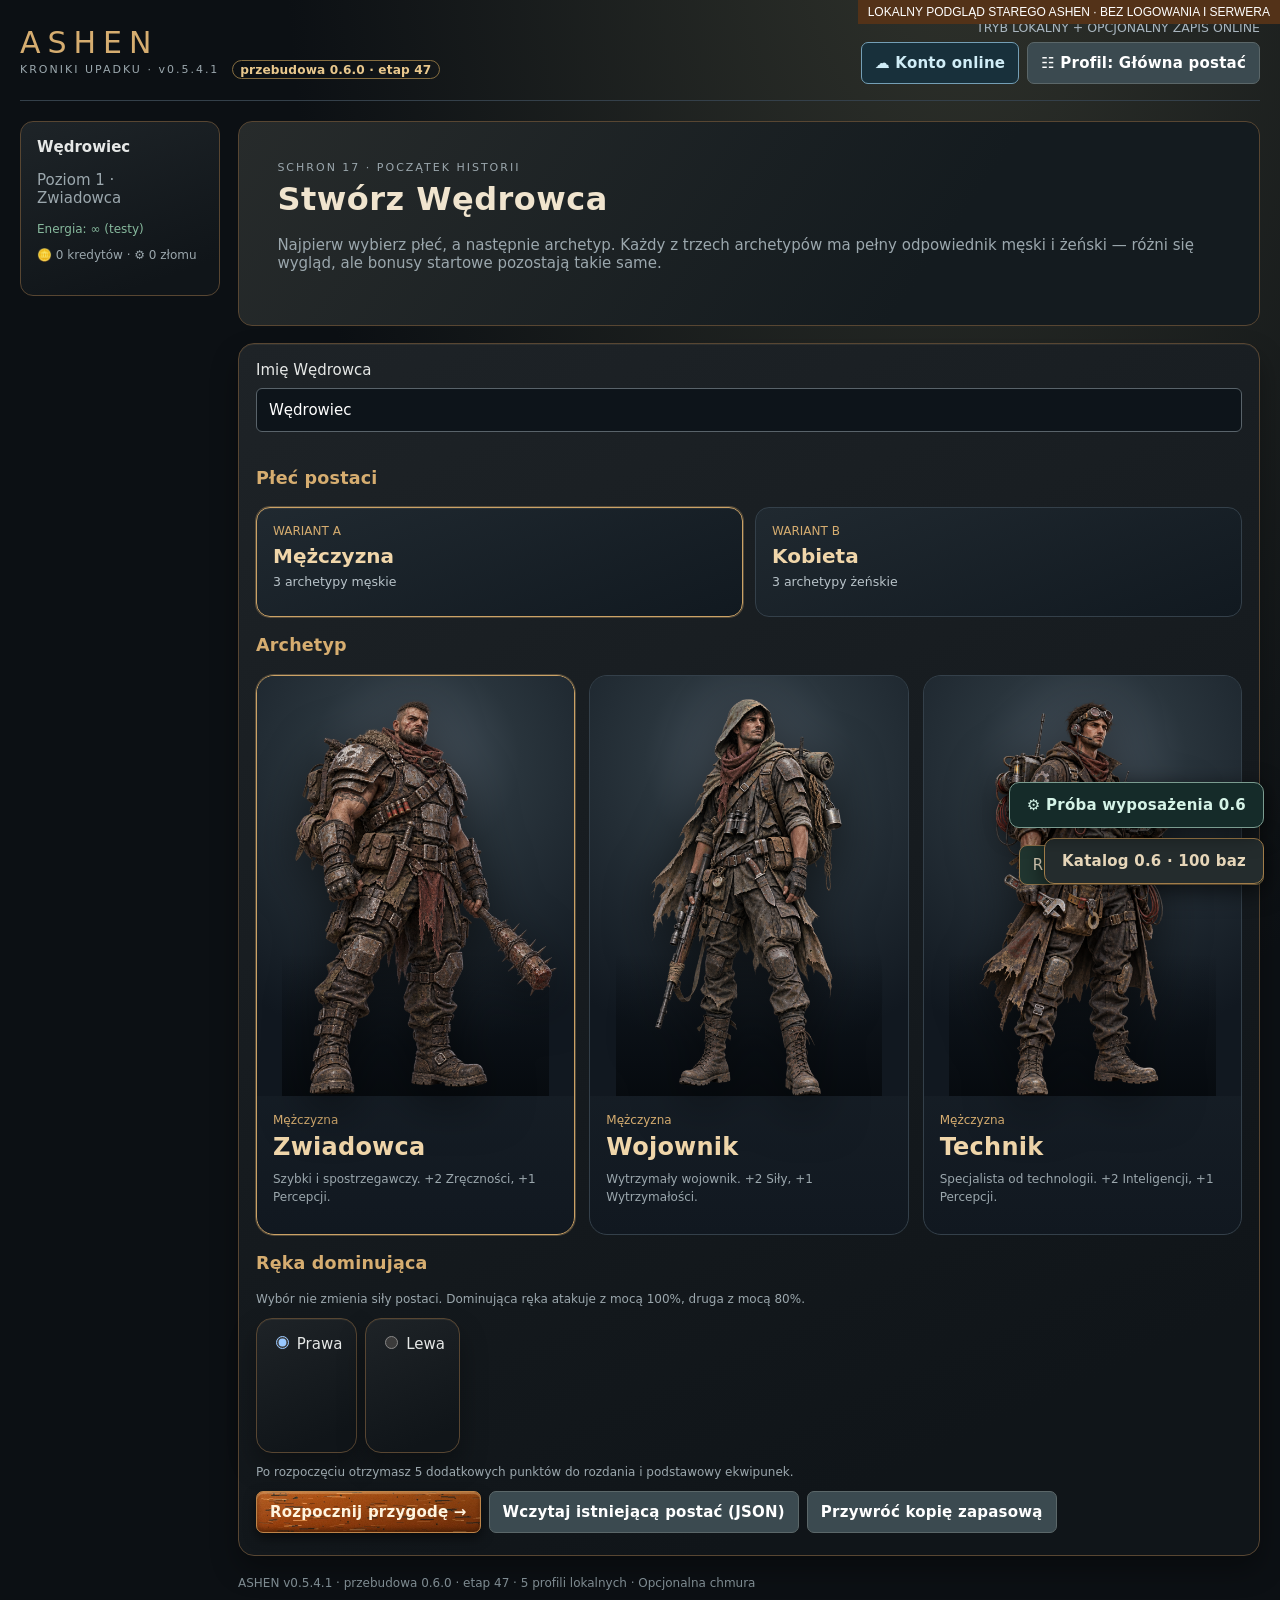
<file: legacy-preview/index.html>
<!doctype html><html lang="pl"><head><meta charset="utf-8"><meta http-equiv="Cache-Control" content="no-cache, no-store, must-revalidate"><meta name="viewport" content="width=device-width,initial-scale=1"><title>ASHEN — Kroniki Upadku v0.5.4.1 · przebudowa 0.6.0, etap 47</title><link rel="stylesheet" href="./css/style.css?v=060-e47"><link rel="stylesheet" href="./css/laboratory.css?v=060-e47"><meta http-equiv="Content-Security-Policy" content="default-src 'self' data: blob:; connect-src 'none'; img-src 'self' data: blob:; style-src 'self' 'unsafe-inline'; script-src 'self' 'unsafe-inline'; font-src 'self' data:;"><style>body:before{content:"LOKALNY PODGLĄD STAREGO ASHEN · BEZ LOGOWANIA I SERWERA";position:fixed;top:0;right:0;z-index:999999;padding:5px 10px;background:#533218;color:#fff;font:12px Arial;pointer-events:none}</style></head><body><div id="app"></div><script src="./js/ashen-build.js?v=060-e47" defer></script><script src="./js/ashen-060-bonuses.js?v=060-e47" defer></script><script src="./data/ashen-060-katalog.js?v=060-e47" defer></script><script src="./js/ashen-060-equipment-preview.js?v=060-e47" defer></script><script src="./js/ashen-060-quality.js?v=060-e47" defer></script><script src="./js/ashen-060-loot.js?v=060-e47" defer></script><script src="./js/ashen-060-quality-bridge.js?v=060-e47" defer></script><script src="./js/ashen-060-pvp-contract.js?v=060-e47" defer></script><script src="./js/ashen-060-character-reference.js?v=060-e47" defer></script><script src="./js/ashen-060-character-modifiers.js?v=060-e47" defer></script><script src="./js/ashen-060-combat-preview.js?v=060-e47" defer></script><script src="./js/ashen-060-trigger-preview.js?v=060-e47" defer></script><script src="./js/ashen-060-z-rulebook.js?v=060-e47" defer></script><script src="./js/ashen-060-effect-preview.js?v=060-e47" defer></script><script src="./js/ashen-060-battle-preview.js?v=060-e47" defer></script><script src="./js/ashen-060-stat-battle.js?v=060-e47" defer></script><script src="./js/ashen-060-pve-bridge.js?v=060-e47" defer></script><script src="./js/game.js?v=060-e47" defer></script><script src="./js/ashen-060-compat-audit-195.js" defer></script><script src="./js/ashen-060-migration-preview-196.js" defer></script><script src="./js/ashen-060-base-catalog-121.js" defer></script><script src="./js/ashen-060-core-171.js" defer></script><script src="./js/ashen-060-catalog-ui-198.js" defer></script><script src="./js/ashen-060-sandbox-202.js" defer></script><script src="./js/ashen-060-profile-adapter-206.js" defer></script><script src="./js/ashen-060-inventory-copy-207.js" defer></script><script src="./js/ashen-060-equip-lab-199.js" defer></script><script src="./js/ashen-060-profile-preview-203.js" defer></script><script src="./js/ashen-060-profile-inspector-ui-203.js" defer></script></body></html>
</file>
<file: legacy-preview/css/style.css>
:root{color-scheme:dark;--bg:#0c1014;--panel:#192027;--panel2:#222c34;--line:#34404a;--gold:#d6ad70;--txt:#e6e8e7;--muted:#9ba7ad;--green:#87b99d;--red:#d17f78}*{box-sizing:border-box}body{margin:0;background:radial-gradient(ellipse at 75% -10%,#30332c,transparent 50%),var(--bg);font:15px system-ui,-apple-system,Segoe UI,sans-serif;color:var(--txt)}button,input{font:inherit}button{cursor:pointer;background:#3b4a50;color:white;border:1px solid #5b6769;border-radius:7px;padding:10px 13px}button:hover{background:#536168}button:disabled{opacity:.4;cursor:not-allowed}.primary{background:#80643e;border-color:#b18d55}.primary:hover{background:#96784d}.shell{max-width:1160px;margin:auto;padding:20px}.header{display:flex;justify-content:space-between;align-items:center;gap:12px;border-bottom:1px solid var(--line);padding-bottom:16px}.brand{font-family:Georgia,serif;font-size:30px;letter-spacing:7px;color:var(--gold)}.sub{font-size:11px;letter-spacing:2px;color:var(--muted)}.layout{display:grid;grid-template-columns:215px minmax(0,1fr);gap:18px;margin-top:20px}.sidebar,.panel{background:rgba(25,32,39,.94);border:1px solid var(--line);border-radius:10px;padding:17px}.sidebar{align-self:start}.nav{display:grid;gap:7px;margin-top:20px}.nav button{text-align:left;background:transparent;border-color:transparent}.nav button.active{background:#354049;border-color:#67736b;color:var(--gold)}.main{min-width:0}.hero{padding:22px;background:linear-gradient(110deg,#262d2e,#131b21 65%);border:1px solid #465047;border-radius:10px;margin-bottom:17px}.hero h1{font-family:Georgia,serif;color:#ead2a6;font-size:29px;margin:4px 0 8px}.muted{color:var(--muted)}.small{font-size:12px}.grid{display:grid;grid-template-columns:repeat(3,minmax(0,1fr));gap:12px}.two{grid-template-columns:repeat(2,minmax(0,1fr))}.tile{background:var(--panel2);border:1px solid var(--line);border-radius:8px;padding:14px}.tile h3{margin:0 0 7px;color:#e4c18c;font-size:16px}.tile p{margin:6px 0;color:#b9c1c4}.value{font-size:22px;font-weight:700}.bar{height:7px;background:#3a4249;border-radius:8px;overflow:hidden;margin:6px 0}.fill{height:100%;background:var(--green)}.bar.red .fill{background:var(--red)}.bar.gold .fill{background:var(--gold)}.section{margin-bottom:18px}.section h2{font:23px Georgia,serif;color:#dfc08c;margin:0 0 13px}.row{display:flex;align-items:center;justify-content:space-between;gap:10px}.row.wrap{flex-wrap:wrap}.stack{display:grid;gap:10px}.tag{color:var(--gold);font-size:12px}.good{color:var(--green)}.bad{color:var(--red)}.report{border-left:3px solid #987e51;padding:9px 12px;margin:8px 0;background:#111a1f}.report p{margin:5px 0}.actions{display:flex;gap:8px;flex-wrap:wrap}.item{border:1px solid var(--line);background:var(--panel2);padding:13px;border-radius:8px}.input{width:100%;background:#0d141a;border:1px solid #59636a;color:white;border-radius:6px;padding:12px}.notice{padding:12px;background:#2d332d;border:1px solid #5d694e;border-radius:8px;color:#d4ddb9}.footer{color:#7e8b91;font-size:12px;margin-top:20px}.divider{border-top:1px solid var(--line);margin:15px 0}@media(max-width:760px){.shell{padding:12px}.layout{display:block}.sidebar{margin-bottom:14px}.nav{display:flex;overflow-x:auto;gap:5px;margin-top:12px}.nav button{white-space:nowrap;padding:9px}.grid,.two{grid-template-columns:1fr}.brand{font-size:23px;letter-spacing:4px}.hero h1{font-size:24px}.header{align-items:flex-start}.sidebar .muted{display:none}} .loot-detail{background:#162027;border:1px solid #3e4e58;border-radius:7px;margin:6px 0;padding:10px 12px}.loot-detail summary{cursor:pointer;font-weight:600}.loot-detail[open] summary{margin-bottom:9px}.loot-list{margin-top:8px}.comparison{margin-top:9px;border:1px solid var(--line);border-radius:7px;padding:9px}.compare-row{display:flex;justify-content:space-between;gap:12px;padding:5px 0;border-bottom:1px solid #35404a;font-size:12px}.compare-row:last-child{border-bottom:0}.compare-row strong{min-width:38px;display:inline-block;text-align:right} 
.iconwrap{display:flex;align-items:center;gap:12px}.iconbox{width:58px;height:58px;border-radius:12px;border:1px solid var(--line);background:linear-gradient(180deg,#202a30,#11181d);display:grid;place-items:center;flex:0 0 auto;overflow:hidden;box-shadow:inset 0 0 0 1px rgba(255,255,255,.03)}.iconbox.sm{width:42px;height:42px;border-radius:10px}.iconbox.slot{width:54px;height:54px}.iconbox svg{width:100%;height:100%;display:block}.slotname{font-size:11px;color:var(--muted);text-transform:uppercase;letter-spacing:.08em}.equip-stage{display:grid;grid-template-columns:minmax(320px,420px) minmax(0,1fr);gap:18px;align-items:start}.paperdoll-wrap{background:linear-gradient(180deg,#171f24,#0f1519);border:1px solid var(--line);border-radius:14px;padding:16px;position:relative;min-height:560px}.paperdoll-title{display:flex;justify-content:space-between;align-items:end;gap:10px;margin-bottom:10px}.paperdoll{position:relative;height:500px;border-radius:12px;background:radial-gradient(circle at 50% 18%,rgba(214,173,112,.09),transparent 24%),linear-gradient(180deg,rgba(255,255,255,.02),rgba(0,0,0,.08));overflow:visible}.silhouette{position:absolute;left:50%;top:50%;transform:translate(-50%,-47%);width:190px;height:380px}.silhouette .head{position:absolute;left:62px;top:18px;width:66px;height:66px;border:1px solid #54636b;border-radius:50%;background:linear-gradient(180deg,#2b3940,#182228)}.silhouette .neck{position:absolute;left:82px;top:78px;width:26px;height:22px;background:#1a242a;border:1px solid #48565e;border-top:none;border-radius:0 0 10px 10px}.silhouette .torso{position:absolute;left:42px;top:96px;width:106px;height:122px;background:linear-gradient(180deg,#243038,#141d22);border:1px solid #4c5b63;border-radius:24px 24px 18px 18px}.silhouette .shirt{position:absolute;left:58px;top:112px;width:74px;height:92px;border:1px dashed #617078;border-radius:16px;opacity:.8}.silhouette .pelvis{position:absolute;left:61px;top:220px;width:68px;height:46px;background:#1a242a;border:1px solid #48565e;border-radius:16px}.silhouette .arm{position:absolute;top:110px;width:28px;height:122px;background:linear-gradient(180deg,#202a30,#12191d);border:1px solid #45535c;border-radius:18px}.silhouette .arm.left{left:12px;transform:rotate(7deg)}.silhouette .arm.right{right:12px;transform:rotate(-7deg)}.silhouette .forearm{position:absolute;top:212px;width:24px;height:86px;background:#182126;border:1px solid #44515a;border-radius:16px}.silhouette .forearm.left{left:18px;transform:rotate(7deg)}.silhouette .forearm.right{right:18px;transform:rotate(-7deg)}.silhouette .leg{position:absolute;top:268px;width:32px;height:126px;background:linear-gradient(180deg,#1e282e,#131b20);border:1px solid #44515a;border-radius:18px}.silhouette .leg.left{left:58px}.silhouette .leg.right{right:58px}.silhouette .boot{position:absolute;top:383px;width:44px;height:18px;background:#141a1f;border:1px solid #495760;border-radius:10px}.silhouette .boot.left{left:47px}.silhouette .boot.right{right:47px}.slot-anchor{position:absolute;width:116px;min-height:84px;padding:8px;border:1px solid var(--line);border-radius:12px;background:rgba(22,29,34,.92);display:flex;flex-direction:column;gap:6px;align-items:center;justify-content:flex-start;text-align:center;box-shadow:0 8px 24px rgba(0,0,0,.18)}.slot-anchor .mini{font-size:11px;color:var(--muted);line-height:1.25}.slot-anchor .label{font-size:11px;text-transform:uppercase;letter-spacing:.08em;color:#c4cdd1}.slot-anchor.empty{opacity:.82}.slot-anchor[data-slot=head]{left:152px;top:6px}.slot-anchor[data-slot=extra]{right:10px;top:72px}.slot-anchor[data-slot=right]{left:4px;top:148px}.slot-anchor[data-slot=left]{right:4px;top:148px}.slot-anchor[data-slot=hands]{left:4px;top:252px}.slot-anchor[data-slot=shirt]{left:152px;top:128px}.slot-anchor[data-slot=outer]{left:152px;top:224px}.slot-anchor[data-slot=pants]{left:152px;top:320px}.slot-anchor[data-slot=boots]{left:152px;top:416px}.equip-meta{display:grid;grid-template-columns:repeat(2,minmax(0,1fr));gap:10px}.eq-detail{display:flex;gap:10px;align-items:flex-start;padding:10px;border:1px solid var(--line);border-radius:10px;background:rgba(14,19,23,.55)}.eq-detail .actions{margin-top:6px}.itemline{display:flex;gap:12px;align-items:flex-start}.itemline .grow{min-width:0;flex:1}.loot-row{display:flex;gap:10px;align-items:flex-start}.slot-empty{opacity:.55;filter:grayscale(.2)}@media(max-width:980px){.equip-stage{grid-template-columns:1fr}.paperdoll-wrap{min-height:auto}.paperdoll{height:540px}.slot-anchor{width:112px}}@media(max-width:620px){.paperdoll{height:640px}.silhouette{transform:translate(-50%,-44%) scale(.95)}.slot-anchor[data-slot=head]{left:50%;transform:translateX(-50%);top:4px}.slot-anchor[data-slot=shirt]{left:8px;top:114px}.slot-anchor[data-slot=outer]{right:8px;left:auto;top:114px}.slot-anchor[data-slot=right]{left:8px;top:216px}.slot-anchor[data-slot=left]{right:8px;top:216px}.slot-anchor[data-slot=hands]{left:50%;transform:translateX(-50%);top:306px}.slot-anchor[data-slot=extra]{left:8px;right:auto;top:404px}.slot-anchor[data-slot=pants]{right:8px;left:auto;top:404px}.slot-anchor[data-slot=boots]{left:50%;transform:translateX(-50%);top:502px}.equip-meta{grid-template-columns:1fr}}

/* v0.1.16 — przebudowa układu ekwipunku: brak nakładających się slotów */
.equip-stage{grid-template-columns:minmax(0,1fr);gap:16px}
.paperdoll-wrap{padding:18px;min-height:0;overflow:hidden}
.paperdoll{height:auto;min-height:590px;display:grid;grid-template-columns:minmax(0,1fr) minmax(160px,230px) minmax(0,1fr);gap:16px;align-items:stretch;padding:18px;background:radial-gradient(ellipse at center,rgba(164,132,84,.10),transparent 58%),#10171b;overflow:visible}
.paperdoll-col{position:relative;display:flex;flex-direction:column;gap:12px;min-width:0;z-index:2;justify-content:center}
.paperdoll .slot-anchor,.paperdoll .slot-anchor[data-slot]{position:relative;top:auto;left:auto;right:auto;transform:none;width:100%;height:auto;min-height:96px;display:grid;grid-template-columns:56px minmax(0,1fr);grid-template-rows:auto auto;column-gap:10px;align-items:center;text-align:left;padding:10px 12px;box-shadow:none}
.paperdoll .slot-anchor .label{grid-column:2;grid-row:1;color:#c4cdd1;font-size:11px;line-height:1.35;overflow-wrap:anywhere}
.paperdoll .slot-anchor .iconbox{grid-column:1;grid-row:1/3}
.paperdoll .slot-anchor .mini{grid-column:2;grid-row:2;min-width:0;line-height:1.35;overflow-wrap:anywhere;font-size:11px;color:#d4d9db;display:-webkit-box;-webkit-box-orient:vertical;-webkit-line-clamp:3;overflow:hidden}
.paperdoll .slot-anchor.empty .mini{color:#798a94}
.figure-stage{position:relative;min-height:560px;min-width:0;isolation:isolate;border:1px solid rgba(190,154,100,.22);border-radius:14px;background:linear-gradient(90deg,rgba(7,11,14,.2),rgba(62,72,74,.08) 50%,rgba(7,11,14,.2));overflow:hidden}
.figure-stage .figure-halo{position:absolute;inset:8% -30%;background:radial-gradient(ellipse at center,rgba(173,144,91,.22),transparent 65%);pointer-events:none}
.figure-stage .silhouette{position:absolute;left:50%;top:50%;transform:translate(-50%,-50%) scale(1.18);transform-origin:center}
.figure-caption{position:absolute;bottom:15px;left:10px;right:10px;text-align:center;font-size:12px;letter-spacing:.03em;color:#d6ad70;font-weight:600;background:rgba(9,13,16,.82);border-radius:6px;padding:8px}
.equip-meta{grid-template-columns:repeat(2,minmax(0,1fr))}
.eq-detail{min-width:0}.eq-detail .grow{min-width:0;overflow-wrap:anywhere}
.loot-detail summary .loot-row{align-items:center}
@media(max-width:1100px){.paperdoll{grid-template-columns:minmax(0,1fr) minmax(140px,190px) minmax(0,1fr);gap:10px;padding:12px}.paperdoll .slot-anchor,.paperdoll .slot-anchor[data-slot]{grid-template-columns:44px minmax(0,1fr);min-height:84px;padding:8px;column-gap:7px}.paperdoll .slot-anchor .iconbox{width:42px;height:42px}.figure-stage .silhouette{transform:translate(-50%,-50%) scale(1)} }
@media(max-width:760px){.paperdoll{grid-template-columns:minmax(0,1fr) minmax(0,1fr);grid-template-areas:"figure figure" "left right";gap:12px;padding:12px;min-height:0}.figure-stage{grid-area:figure;min-height:450px;max-height:450px}.figure-stage .silhouette{transform:translate(-50%,-50%) scale(1.1)}.paperdoll-left{grid-area:left;justify-content:flex-start}.paperdoll-right{grid-area:right;justify-content:flex-start}.equip-meta{grid-template-columns:1fr 1fr}.paperdoll .slot-anchor,.paperdoll .slot-anchor[data-slot]{min-height:82px} }
@media(max-width:470px){.paperdoll-wrap{padding:10px}.paperdoll{padding:8px;gap:8px}.paperdoll .slot-anchor,.paperdoll .slot-anchor[data-slot]{display:flex;flex-direction:column;align-items:center;text-align:center;padding:8px 5px;min-height:122px;gap:5px}.paperdoll .slot-anchor .label{font-size:10px;letter-spacing:0}.paperdoll .slot-anchor .mini{font-size:10px;-webkit-line-clamp:2}.paperdoll .slot-anchor .iconbox{width:46px;height:46px}.figure-stage{min-height:405px;max-height:405px}.figure-stage .silhouette{transform:translate(-50%,-50%) scale(.98)}.equip-meta{grid-template-columns:1fr}.paperdoll-title{align-items:flex-start}}

.economy-wallet{display:flex;flex-wrap:wrap;align-items:center;gap:12px;margin:0 0 15px;padding:12px 15px;border:1px solid #66533d;background:#211f1c;border-radius:10px;color:#e9d2a9}.economy-wallet button{margin-left:auto}.material-grid{display:grid;grid-template-columns:repeat(3,minmax(0,1fr));gap:10px}.material-card{border:1px solid var(--line);border-radius:8px;padding:13px;background:var(--panel2)}.material-name{font-size:13px;color:#bfc7ca}.item-recovery{border-top:1px solid #34404a;margin-top:10px;padding-top:8px}.actions button.islocked{border-color:#c59d57;color:#ffe1ab}.item .actions{max-width:100%;justify-content:flex-end}.item .row{align-items:flex-start}.item .grow{flex:1;min-width:180px}@media(max-width:600px){.material-grid{grid-template-columns:repeat(2,minmax(0,1fr))}.economy-wallet button{width:100%;margin-left:0}.item .actions{justify-content:flex-start}}

/* ASHEN v0.1.16 — zbiorcze zarządzanie ekwipunkiem */
.bulk-panel{border:1px solid #726348;background:linear-gradient(120deg,#232823,#192129);border-radius:11px;padding:14px;margin-bottom:16px}
.bulk-head{display:flex;justify-content:space-between;flex-wrap:wrap;align-items:center;gap:12px;margin-bottom:10px}
.bulk-head h3{margin:0;color:var(--gold)}
.bulk-summary{font-size:13px;line-height:1.7;color:#b9c5ca;margin:8px 0}
.bulk-panel .actions button{padding:9px 11px}
.bulk-panel button:disabled{opacity:.42}
.bulk-select{display:flex;align-items:center;gap:8px;padding:6px 10px;background:#161e24;border:1px solid #3d4c51;border-radius:8px;cursor:pointer;color:#d3dedf;white-space:nowrap}
.bulk-select input{accent-color:#d6ad70;width:18px;height:18px;cursor:pointer}
.item.bulk-picked{border-color:#c5a06b;box-shadow:inset 0 0 0 1px #8c744a;background:#2b3030}
.bulk-hint{font-size:12px;color:#aab6b9;margin-top:8px}
.work-layout{display:grid;grid-template-columns:minmax(0,1fr) minmax(300px,1fr);gap:16px}.work-list{display:grid;gap:8px;max-height:610px;overflow-y:auto}.work-item{display:flex;text-align:left;align-items:center;gap:10px;min-width:0;background:#1e2930}.work-item.selected{border-color:#c9a16a;background:#313635}.work-item .grow{min-width:0;flex:1}.work-item strong{font-size:13px;display:block;overflow-wrap:anywhere}.work-item small{color:#9da9b0;display:block;line-height:1.5}.work-selected{display:flex;align-items:center;gap:12px;margin-bottom:18px;overflow-wrap:anywhere}.work-stats{display:flex;align-items:center;justify-content:space-between;gap:8px;border:1px solid #39484b;padding:13px;border-radius:10px;margin-bottom:14px}.work-arrow{color:#c9a16a;font-size:24px}.work-need{padding:12px;background:#11191d;border-radius:9px;margin-bottom:12px}.work-need h4{margin:0 0 10px;color:var(--gold)}.work-cost{display:flex;align-items:center;justify-content:space-between;gap:12px;font-size:13px;padding:5px 0;border-bottom:1px solid #2b373d}.work-cost:last-child{border-bottom:0}.work-ok strong{color:var(--green)}.work-short strong{color:var(--red)}@media(max-width:870px){.work-layout{grid-template-columns:1fr}} 
/* ASHEN v0.1.16 — Schron 17 */
.hideout-screen{background:#10171c;border:1px solid #4b5551;border-radius:14px;padding:14px;box-shadow:0 18px 45px #0005}.hideout-screen svg{width:100%;height:auto;display:block;border-radius:9px;background:#10151a}.hideout-controls{display:grid;grid-template-columns:1fr 1fr;gap:12px;margin-top:14px}.hideout-group{border:1px solid var(--line);border-radius:10px;padding:12px;background:#1d262c}.hideout-group h3{margin:0 0 10px;font-size:14px;color:#ddbb87}.hideout-choice{display:flex;flex-wrap:wrap;gap:6px}.hideout-choice button{padding:8px 10px;font-size:12px}.hideout-choice button.selected{background:#805d31;border-color:#e0b578;box-shadow:0 0 0 1px #e0b57833}.hideout-hint{margin-top:12px;color:#a9b6b9;font-size:12px;line-height:1.6}.hideout-title{display:flex;align-items:flex-end;justify-content:space-between;gap:10px;flex-wrap:wrap;margin-bottom:12px}.hideout-title h3{margin:0;font:24px Georgia,serif;color:#e5c593}.hideout-legend{display:flex;gap:8px;flex-wrap:wrap}.hideout-pill{padding:5px 9px;border-radius:15px;background:#28352f;color:#b9ddc6;font-size:11px;border:1px solid #43614d}.hideout-story{font-size:12px;color:#a5b2b7;margin-top:9px}.hideout-screen button:focus-visible{outline:2px solid #e0b578;outline-offset:2px}@media(max-width:680px){.hideout-controls{grid-template-columns:1fr}.hideout-screen{padding:8px}.hideout-title h3{font-size:20px}}

/* v0.1.16: modułowy schron */
.bunker-overview{margin:15px 0 17px;padding:13px;background:linear-gradient(135deg,#10171b,#1c272a);border:1px solid #55615c;border-radius:13px}
.bunker-cutaway{display:grid;grid-template-columns:repeat(3,minmax(0,1fr));gap:8px;background:linear-gradient(180deg,#30352e,#151c20 90%);padding:14px 12px 18px;border:9px solid #4d5048;border-top-width:17px;border-bottom-width:18px;box-shadow:inset 0 0 35px #070c0fa6;border-radius:8px}
.bunker-module{position:relative;min-width:0;min-height:190px;display:flex;flex-direction:column;align-items:stretch;gap:7px;border:2px solid #586462;background:#10171d;padding:7px;border-radius:6px;color:#e8ece8;text-align:left;overflow:hidden}
.bunker-module:hover{background:#223137;border-color:#a89a75}.bunker-module.is-selected{border-color:#d5b174;box-shadow:inset 0 0 0 1px #d5b174,0 0 12px #d6ad703d;background:#273035}
.bunker-module svg{width:100%;height:auto;aspect-ratio:3/2;background:#161c20;border:1px solid #333e41;border-radius:3px;display:block}
.bunker-module strong{font-size:13px;line-height:1.15}.bunker-module .bunker-state{font-size:10px;color:#a5b4b4;line-height:1.3}
.bunker-floor{margin:7px 0 0;background:repeating-linear-gradient(90deg,#272c2c 0 36px,#373b36 36px 42px);height:13px;border:1px solid #4d5753}
.bunker-future{display:grid;grid-template-columns:repeat(3,minmax(0,1fr));gap:8px;margin-top:8px}
.bunker-future span{min-height:41px;display:flex;align-items:center;justify-content:center;text-align:center;color:#7c8b8b;font-size:11px;letter-spacing:.03em;border:1px dashed #4b5551;background:#11191c}
.bunker-focused{background:#121b20;border:1px solid #425357;border-radius:13px;padding:14px}
.bunker-focused svg{width:100%;height:auto;display:block;border-radius:8px}
.bunker-focused-head{display:flex;justify-content:space-between;align-items:center;gap:12px;flex-wrap:wrap;margin-bottom:9px}
.bunker-focused h3{margin:0;color:#e2bf86;font:22px Georgia,serif}
.bunker-meta{display:flex;gap:7px;flex-wrap:wrap;margin:10px 0}
.bunker-meta span{padding:5px 9px;border:1px solid #4e6157;background:#203029;border-radius:20px;font-size:11px;color:#bbd5c3}
.bunker-room-description{font-size:13px;line-height:1.55;color:#b7c3c7}
.bunker-links{display:flex;gap:8px;flex-wrap:wrap;margin-top:12px}
@media(max-width:690px){.bunker-cutaway{grid-template-columns:1fr 1fr;padding:8px;border-width:7px}.bunker-module{min-height:160px}.bunker-module:last-child{grid-column:1/-1}.bunker-module:last-child svg{max-height:165px}.bunker-future{grid-template-columns:repeat(3,minmax(0,1fr))}.bunker-overview{padding:7px}.bunker-focused{padding:9px}}

/* v0.1.21: rozwój wyposażenia bez bonusów */
.furniture-catalog{display:grid;grid-template-columns:repeat(3,minmax(0,1fr));gap:10px;margin-top:15px}
.furniture-card{border:1px solid #4c5655;background:#192228;border-radius:10px;padding:13px;min-width:0}
.furniture-card h3{margin:0 0 9px;color:#e1bd85;font-size:15px}
.furniture-card p{min-height:28px;margin:7px 0}.furniture-card button{width:100%;white-space:normal}
@media(max-width:780px){.furniture-catalog{grid-template-columns:1fr}}

/* ASHEN 0.1.24: rozbudowa modułów */
.room-upgrade-panel{display:flex;gap:15px;justify-content:space-between;align-items:center;flex-wrap:wrap;padding:14px;margin:14px 0;border:1px solid #786b4b;background:linear-gradient(120deg,#292a24,#182329);border-radius:10px}
.room-upgrade-panel h3{font-size:18px;margin:7px 0;color:#e1bd85}.room-upgrade-panel p{margin:5px 0}.room-upgrade-panel button{min-width:190px}
@media(max-width:650px){.room-upgrade-panel button{width:100%}}

/* ASHEN v0.1.25 – wyprawy, postać, towarzysz i transport */
.mission-intro{text-align:center;padding:12px 16px 8px}.mission-intro h3{font:23px Georgia,serif;color:var(--gold);margin:4px 0 10px}.mission-intro p{line-height:1.55}.mission-grid{display:grid;grid-template-columns:repeat(3,minmax(0,1fr));gap:12px;margin-top:12px}.mission-card{overflow:hidden;border:1px solid #465255;border-radius:10px;background:#202930;display:flex;flex-direction:column}.mission-card>img{width:100%;aspect-ratio:1.5;object-fit:cover;display:block}.mission-card-body{padding:14px;flex:1;display:flex;flex-direction:column;text-align:center}.mission-card-body h3{font:20px Georgia,serif;color:#dfbd89;margin:0 0 8px;min-height:44px}.mission-card-body p{margin:5px 0}.mission-card-body button{margin-top:auto;width:100%}.mission-card-body .small{margin-top:8px}.mission-progress{text-align:center;margin:12px 0}.mission-note{text-align:center;line-height:1.5;margin:14px 0}.mission-history-heading{margin:24px 0 12px;color:var(--gold);font:21px Georgia,serif;text-align:center}.character-layout{display:grid;grid-template-columns:minmax(175px,250px) minmax(0,1fr);gap:20px}.character-portrait{position:relative;border-radius:8px;overflow:hidden;background:#10191d;min-height:290px}.character-portrait img{width:100%;height:100%;min-height:290px;object-fit:cover;display:block}.character-portrait span{position:absolute;bottom:0;left:0;right:0;padding:12px;color:#f3ddaf;background:linear-gradient(transparent,#111b1f);font-weight:700;text-align:center}.character-companion{margin-top:16px;border-top:1px solid var(--line);padding-top:14px;display:flex;gap:12px;align-items:center;flex-wrap:wrap}.character-companion button{margin-left:auto}.origin-thumb{width:100%;height:125px;object-fit:cover;border-radius:5px;margin:8px 0}.companion-grid{display:grid;grid-template-columns:repeat(3,minmax(0,1fr));gap:12px}.companion-card,.vehicle-card{border:1px solid var(--line);background:#202930;border-radius:8px;padding:14px;text-align:center;display:flex;flex-direction:column;gap:8px}.companion-card h3,.vehicle-card h3{margin:0;color:#e4c18c}.companion-picture{height:150px;display:grid;place-items:center;background:#121b1f;border-radius:7px;overflow:hidden}.companion-picture img{width:100%;height:100%;object-fit:cover}.companion-picture span{font-size:76px}.companion-card p,.vehicle-card p{margin:3px 0;line-height:1.5}.companion-card button,.vehicle-card button{margin-top:auto}.vehicle-grid{display:grid;grid-template-columns:repeat(3,minmax(0,1fr));gap:12px;margin-top:16px}.vehicle-icon{font-size:55px;min-height:75px}.vehicle-card{min-height:220px}@media(max-width:830px){.mission-grid,.companion-grid,.vehicle-grid{grid-template-columns:repeat(2,minmax(0,1fr))}}@media(max-width:540px){.mission-grid,.companion-grid,.vehicle-grid,.character-layout{grid-template-columns:1fr}.character-portrait{max-height:300px}.character-portrait img{height:300px}.mission-card>img{aspect-ratio:16/9}}


/* ASHEN v0.1.26 — redesign zakładki Wypraw */
.mission-screen{display:grid;gap:18px}
.mission-topbar{display:grid;grid-template-columns:repeat(6,minmax(0,1fr));gap:10px}
.mission-resource{background:linear-gradient(180deg,#1d2228,#11161a);border:1px solid #4e4230;border-radius:14px;padding:12px 14px;box-shadow:inset 0 1px 0 rgba(255,255,255,.05),0 10px 28px rgba(0,0,0,.24);min-height:76px;display:flex;align-items:center;gap:12px}
.mission-resource .ico{font-size:28px;line-height:1;filter:drop-shadow(0 2px 4px rgba(0,0,0,.35))}
.mission-resource .lab{font-size:12px;color:#b7a58b;text-transform:uppercase;letter-spacing:.08em}
.mission-resource .num{font-size:30px;font-weight:800;line-height:1.02;color:#f2ece1}
.mission-board{display:grid;grid-template-columns:minmax(0,1fr) 230px;gap:16px;align-items:stretch}
.mission-stage,.mission-sideart,.mission-latest{background:linear-gradient(180deg,rgba(21,26,31,.98),rgba(14,18,22,.98));border:1px solid #4d3a28;border-radius:18px;box-shadow:inset 0 0 0 1px rgba(214,173,112,.08),0 18px 36px rgba(0,0,0,.35)}
.mission-stage{padding:18px}
.mission-sideart{position:relative;overflow:hidden;min-height:320px}
.mission-sideart img{position:absolute;inset:0;width:100%;height:100%;object-fit:cover;filter:saturate(.92) contrast(1.04) brightness(.8)}
.mission-sideart:after{content:'';position:absolute;inset:0;background:linear-gradient(180deg,rgba(8,11,14,.05),rgba(8,11,14,.25) 30%,rgba(8,11,14,.72));}
.mission-sideart .caption{position:absolute;left:14px;right:14px;bottom:14px;z-index:1;padding:12px;border-radius:12px;background:rgba(8,11,14,.42);border:1px solid rgba(225,184,122,.24);backdrop-filter:blur(2px)}
.mission-sideart .caption strong{display:block;color:#f0dfc0;margin-bottom:4px}
.mission-progress.notice{background:linear-gradient(180deg,#2d2f23,#1a1f19);border-color:#6f6d44;color:#f1e1b8}
.mission-title{display:flex;align-items:center;justify-content:center;gap:18px;margin:6px 0 18px;text-align:center}
.mission-title h2{margin:0;font:700 28px/1.1 Georgia,serif;color:#f0e2c2;letter-spacing:.02em}
.mission-title:before,.mission-title:after{content:'';height:2px;flex:1;max-width:120px;background:linear-gradient(90deg,transparent,#c67f2a,transparent);opacity:.9}
.mission-meta-row{display:flex;justify-content:center;gap:16px;flex-wrap:wrap;margin-top:-8px;margin-bottom:14px;color:#b9a78f;font-size:13px;text-align:center}
.mission-grid{display:grid;grid-template-columns:repeat(3,minmax(0,1fr));gap:16px}
.mission-card{overflow:hidden;display:flex;flex-direction:column;background:linear-gradient(180deg,#151a1e,#0f1418);border:1px solid #5a4430;border-radius:18px;box-shadow:0 14px 28px rgba(0,0,0,.28),inset 0 0 0 1px rgba(255,255,255,.03)}
.mission-card img{width:100%;height:210px;object-fit:cover;display:block;border-bottom:1px solid rgba(214,173,112,.16)}
.mission-card-body{padding:16px 18px 18px;text-align:center;display:grid;gap:11px}
.mission-card-body h3{margin:0;font-size:23px;color:#f3ece2;font-family:Georgia,serif}
.mission-card-body .flavor{margin:0;color:#b7bcc2;line-height:1.45;min-height:42px}
.mission-difficulty{display:flex;align-items:center;justify-content:center;gap:10px;font-weight:700;font-size:14px;color:#ddd7cf}
.mission-bars{display:inline-flex;gap:4px;align-items:flex-end}
.mission-bars span{display:block;width:7px;background:#7b6b58;border-radius:2px}
.mission-bars span:nth-child(1){height:12px}.mission-bars span:nth-child(2){height:17px}.mission-bars span:nth-child(3){height:22px}
.mission-bars.low span:nth-child(1){background:#8acb57}.mission-bars.low span:nth-child(2){background:#648944}.mission-bars.low span:nth-child(3){background:#435535}
.mission-bars.mid span:nth-child(1){background:#f0c14b}.mission-bars.mid span:nth-child(2){background:#d39526}.mission-bars.mid span:nth-child(3){background:#6a5631}
.mission-bars.high span:nth-child(1){background:#dc5b45}.mission-bars.high span:nth-child(2){background:#b33d2b}.mission-bars.high span:nth-child(3){background:#792318}
.mission-facts{display:grid;gap:7px;text-align:left;max-width:235px;margin:0 auto;color:#e0d5c8}
.mission-facts .line{display:flex;justify-content:space-between;gap:12px;color:#dcd4c7}
.mission-facts .line span{color:#b2a79a}
.mission-card .primary{justify-self:center;min-width:180px;padding:12px 20px;border-radius:12px;background:linear-gradient(180deg,#d2832f,#8d4911);border:1px solid #d59a57;box-shadow:inset 0 1px 0 rgba(255,255,255,.14),0 8px 18px rgba(0,0,0,.24);font-size:17px;font-weight:800}
.mission-card .primary:hover{background:linear-gradient(180deg,#e09341,#9f5417)}
.mission-card .primary:disabled{background:linear-gradient(180deg,#655746,#3a3026);border-color:#6f6251;color:#c6bba9;opacity:.78}
.mission-warning,.mission-locked{font-size:12px;color:#d6b586}
.mission-note{margin:0;color:#918679;text-align:center}
.mission-latest{padding:18px}
.mission-latest h3{margin:0 0 14px;font:700 26px/1.1 Georgia,serif;color:#f0e2c2}
.mission-latest-card{display:grid;grid-template-columns:280px minmax(0,1fr) auto;gap:18px;align-items:center}
.mission-latest-card img{width:100%;height:150px;border-radius:14px;object-fit:cover;border:1px solid rgba(214,173,112,.18)}
.mission-latest-copy h4{margin:0 0 8px;font-size:20px;color:#f3ece2}
.mission-latest-copy .state{font-size:17px;color:#91d565;font-weight:700;margin-bottom:8px}
.mission-latest-copy .minirow{display:flex;gap:14px;flex-wrap:wrap;color:#d5c7b5}
.mission-latest-copy .minirow span{display:inline-flex;align-items:center;gap:6px}
.mission-latest-actions{display:grid;gap:10px;justify-items:end}
.mission-latest-actions button{border-radius:12px;padding:13px 18px;min-width:170px;background:transparent;border:1px solid #b99566;color:#f0dfc0}
.mission-latest-actions button:hover{background:rgba(255,255,255,.04)}
.mission-empty{padding:18px;border:1px dashed rgba(214,173,112,.22);border-radius:14px;color:#baa995;text-align:center;background:rgba(255,255,255,.02)}
@media(max-width:1080px){.mission-topbar{grid-template-columns:repeat(3,minmax(0,1fr))}.mission-board{grid-template-columns:1fr}.mission-sideart{min-height:210px}.mission-grid{grid-template-columns:1fr}.mission-latest-card{grid-template-columns:1fr}.mission-latest-actions{justify-items:start}}
@media(max-width:760px){.mission-topbar{grid-template-columns:repeat(2,minmax(0,1fr))}.mission-title h2{font-size:24px}.mission-resource{min-height:70px;padding:10px 12px}.mission-resource .num{font-size:24px}.mission-card img{height:180px}.mission-stage,.mission-latest{padding:14px}.mission-facts{max-width:none}}

/* ASHEN v0.1.27 – dopracowany ekran Wypraw */
.ashen-missions-shell{max-width:1570px}
.ashen-missions-shell .layout{grid-template-columns:200px minmax(0,1fr);gap:18px}
.ashen-missions-shell .main{min-width:0}
.mission-screen{--mission-accent:#dc8b35;gap:16px}
.mission-stage{padding:24px;overflow:hidden;position:relative;border-color:#6a4a2c;background:linear-gradient(140deg,#1d2224 0%,#121719 42%,#0e1214 100%);box-shadow:inset 0 1px 0 #82654255,inset 0 -2px 3px #0008,0 14px 30px #0005}
.mission-stage:before{content:"";pointer-events:none;position:absolute;inset:8px;border:1px solid rgba(234,174,94,.09);border-radius:10px}
.mission-board{grid-template-columns:minmax(0,1fr);gap:12px}
.mission-sideart{height:124px;min-height:124px;border-radius:12px}
.mission-sideart .caption{left:auto;width:min(500px,95%);bottom:10px;right:12px;background:linear-gradient(90deg,#101519d9,#101519f3)}
.mission-sideart img{object-position:center 52%;filter:saturate(.65) contrast(1.1) brightness(.62)}
.mission-title{margin:7px 0 15px}
.mission-title h2{font-family:Georgia,"Times New Roman",serif;font-size:clamp(25px,3vw,35px);font-weight:700;letter-spacing:.05em;text-shadow:0 3px 3px #000,0 0 22px #b76c2c36}
.mission-title:before,.mission-title:after{background:linear-gradient(90deg,transparent,#9b612c,#d99a4d,transparent)}
.mission-meta-row{margin:0 0 24px;color:#c0b3a2;font-size:13px}
.mission-grid{grid-template-columns:repeat(3,minmax(0,1fr));gap:16px;margin:0;align-items:stretch}
.mission-card{min-width:0;border:1px solid #685037;border-radius:12px;background:linear-gradient(180deg,#272322 0%,#1a1b1c 38%,#0e1215 100%);box-shadow:inset 0 1px 0 #e4bc8355,inset 0 0 0 4px #090b0c66,0 8px 18px #0009;position:relative;transition:transform .18s,border-color .18s,box-shadow .18s}
.mission-card:hover{transform:translateY(-2px);border-color:#be8747;box-shadow:inset 0 1px 0 #d9a66c66,inset 0 0 0 4px #090b0c66,0 14px 23px #000c}
.mission-card>img,.mission-card img{aspect-ratio:auto;object-fit:cover;height:clamp(154px,16vw,215px);min-height:0;border-bottom:1px solid #a8784f5c;filter:contrast(1.05) saturate(.88)}
.mission-card-body{display:flex;flex-direction:column;align-items:center;flex:1;padding:19px 16px 20px;text-align:center;gap:0;min-width:0}
.mission-card-body h3{min-height:0;margin:0 0 13px;font-family:Georgia,"Times New Roman",serif;font-size:clamp(18px,1.8vw,23px);line-height:1.22;letter-spacing:.01em;text-align:center;color:#f2e4d0;text-shadow:0 2px 3px #000}
.mission-card-body .flavor{margin:0 0 15px;min-height:0;line-height:1.48;text-align:center;text-wrap:balance;max-width:270px;color:#c8bfaf;font-size:13px}
.mission-card-body .mission-difficulty{margin:0 auto 14px;font-size:13px;white-space:normal;text-align:center;justify-content:center}
.mission-card-body .mission-facts{width:100%;max-width:255px;min-height:60px;margin:0 auto 20px;display:grid;gap:7px}
.mission-card-body .mission-facts .line{align-items:baseline;gap:8px;justify-content:space-between;font-size:13px;white-space:normal}
.mission-card-body .mission-facts .line strong{flex-shrink:0;color:#efe4d1}
.mission-card .primary{margin:auto 0 0;align-self:stretch;justify-self:stretch;width:100%;min-width:0;display:block;white-space:normal;line-height:1.2;border-radius:9px;font:800 17px/1.25 system-ui,sans-serif;letter-spacing:.05em;color:#fff1d7;text-shadow:0 2px 2px #532b0c;background:linear-gradient(180deg,#f4b05e 0%,#d17a25 12%,#ab5415 49%,#78340b 100%);border:1px solid #db9e4d;padding:13px 12px;box-shadow:inset 0 2px 1px #ffe0a38f,inset 0 -3px 0 #49200b,0 4px 0 #4b290f,0 8px 15px #0009}
.mission-card .primary:hover{background:linear-gradient(180deg,#ffbf70 0%,#e88b31 14%,#bf631d 58%,#8b3b0e 100%);box-shadow:inset 0 2px 1px #ffe4b49c,inset 0 -3px 0 #552507,0 4px 0 #4b290f,0 10px 17px #000a}
.mission-card .primary:active{transform:translateY(2px);box-shadow:inset 0 3px 8px #49200b,0 2px 0 #4b290f,0 4px 9px #0008}
.mission-card .primary:disabled{background:linear-gradient(#706456,#493c30);color:#dfd4c1;box-shadow:inset 0 1px 2px #fff3,inset 0 -2px 2px #0005,0 3px 5px #0006}
.mission-card-body .mission-locked{font-size:11px;line-height:1.35;margin-top:11px;min-height:28px;text-wrap:balance;color:#d4b68d}
.mission-resource{min-width:0;padding:10px 12px;border-color:#6f5636;background:linear-gradient(180deg,#302c28 0%,#17191b 38%,#0f1316 100%);box-shadow:inset 0 2px 0 #967d5944,inset 0 -2px 0 #0007,0 4px 12px #0006}
.mission-resource .ico{font-size:25px;flex-shrink:0}
.mission-resource .lab{font-size:10px;letter-spacing:.12em;white-space:normal}
.mission-resource .num{font-size:clamp(19px,2.2vw,28px);overflow-wrap:anywhere}
.mission-latest,.mission-result-now{border-radius:12px;border:1px solid #665039;background:linear-gradient(135deg,#242423,#11161a 50%,#101315);box-shadow:inset 0 1px 0 #a37e4d40,inset 0 0 0 5px #0c0f1080,0 10px 26px #0006;padding:22px}
.mission-latest h3{font-size:26px;letter-spacing:.03em;text-shadow:0 2px 3px #000}
.mission-latest-card{grid-template-columns:220px minmax(0,1fr) minmax(160px,175px);gap:18px;min-width:0}
.mission-latest-card img{height:138px}
.mission-latest-copy h4{font:700 22px Georgia,serif}
.mission-latest-copy .state{font-size:15px}
.mission-latest-actions{justify-items:stretch}
.mission-latest-actions button,.mission-result-head button{min-width:0;width:100%;padding:11px 12px;font-weight:700;color:#f5e2c7;text-shadow:0 1px 2px #000;background:linear-gradient(#504234,#2e2b27 43%,#171b1d);border:1px solid #ad8e60;border-radius:8px;box-shadow:inset 0 1px 0 #e7caa451,inset 0 -2px 0 #0007,0 3px 8px #0008}
.mission-latest-actions button:hover,.mission-result-head button:hover{background:linear-gradient(#71563a,#3b3027 48%,#252728)}
.mission-latest-actions button[aria-expanded=true]{background:linear-gradient(#845128,#54351e 50%,#2c211a);border-color:#df9a4f}
.mission-result-now{border-color:#b07b40;background:linear-gradient(160deg,#282b26,#121b1d 70%);scroll-margin-top:15px;animation:mission-show .3s ease-out}
@keyframes mission-show{from{opacity:.3;transform:translateY(-8px)}to{opacity:1;transform:translateY(0)}}
.mission-result-head{display:flex;justify-content:space-between;align-items:start;gap:12px;border-bottom:1px solid #a87f494f;padding-bottom:14px;margin-bottom:15px}
.mission-result-head h2{font:700 clamp(22px,2.5vw,31px) Georgia,serif;margin:4px 0 7px;color:#f2dfba}
.mission-result-head p{color:#c3b6a4;margin:0}
.mission-result-head button{width:auto;white-space:nowrap}
.mission-result-eyebrow{color:#efa64e;font-size:11px;font-weight:800;letter-spacing:.14em}
.mission-result-columns{display:grid;grid-template-columns:minmax(0,1fr) minmax(0,1fr);gap:25px}
.mission-result-columns h3,.mission-inline-section h4{font:700 20px Georgia,serif;color:#f0dfc5;margin:0 0 12px}
.mission-story-copy{font-size:15px;line-height:1.7;color:#efe1cf;margin:0 0 10px}
.mission-story-result{font-size:13px;line-height:1.6;color:#c8c3b3;margin:0 0 12px}
.mission-report-meta{display:flex;gap:10px;flex-wrap:wrap;color:#e7c18c;font-size:12px;margin-top:10px}
.mission-report-meta span{padding:6px 9px;border:1px solid #7f653e4c;border-radius:7px;background:#1a2021}
.mission-loot-grid{display:grid;gap:8px}
.mission-loot-item{display:flex;align-items:center;gap:12px;padding:9px;border-radius:9px;border:1px solid #66503978;background:linear-gradient(90deg,#292b28,#171c1e);min-width:0}
.mission-loot-item strong{font-size:14px;line-height:1.35;overflow-wrap:anywhere}
.mission-loot-item .grow{min-width:0}
.mission-loot-more{font-size:12px;color:#aeb8ba;margin-top:4px}
.mission-loot-more summary{cursor:pointer;color:#deb987}
.mission-loot-more p{margin:6px 0;line-height:1.5}
.mission-inline-section{border-top:1px solid #76604675;margin-top:18px;padding-top:17px}
.mission-inline-report{max-width:950px}
.mission-battle-lines{border:1px solid #68533b7a;border-radius:9px;background:#0d1417;padding:12px 16px;margin-top:8px;max-height:370px;overflow:auto}
.mission-battle-lines p{margin:0;padding:8px 0;border-bottom:1px solid #8c78502b;color:#c9d1ca;font-size:12px;line-height:1.55}
.mission-battle-lines p:last-child{border-bottom:0}
@media(max-width:1200px){.mission-sideart{display:none}.mission-card-body .flavor{font-size:12px}.mission-latest-card{grid-template-columns:190px minmax(0,1fr) 164px}}
@media(max-width:1000px){.mission-grid{grid-template-columns:repeat(3,minmax(0,1fr))}.mission-card>img,.mission-card img{height:165px}.mission-card-body{padding:15px 10px}.mission-card-body h3{font-size:19px}.mission-card-body .flavor{font-size:12px}}
@media(max-width:800px){.ashen-missions-shell .layout{display:block}.mission-grid{grid-template-columns:1fr}.mission-card>img,.mission-card img{height:205px}.mission-card-body{padding:18px}.mission-card-body .flavor{max-width:450px}.mission-latest-card{grid-template-columns:1fr}.mission-latest-actions{grid-template-columns:1fr 1fr;display:grid}.mission-result-columns{grid-template-columns:1fr}.mission-topbar{grid-template-columns:repeat(3,minmax(0,1fr))}}
@media(max-width:540px){.mission-topbar{grid-template-columns:repeat(2,minmax(0,1fr));gap:7px}.mission-resource{padding:9px;gap:9px;min-height:64px}.mission-resource .ico{font-size:22px}.mission-resource .num{font-size:22px}.mission-stage{padding:12px}.mission-card>img,.mission-card img{height:176px}.mission-card-body{padding:18px 15px}.mission-card-body h3{font-size:22px}.mission-latest,.mission-result-now{padding:14px}.mission-latest-actions{grid-template-columns:1fr}.mission-result-head{flex-wrap:wrap}.mission-result-head button{width:100%}.mission-title:before,.mission-title:after{max-width:32px}.mission-title h2{font-size:23px}.mission-meta-row{font-size:11px}}


/* ASHEN 0.1.28: material design skin for Expeditions; gameplay unchanged */
.ashen-missions-shell .mission-resource .ico{height:52px;width:53px;flex:0 0 53px;display:grid;place-items:center}
.ashen-missions-shell .mission-resource .ico img{display:block;max-width:100%;max-height:100%;width:100%;height:100%;object-fit:contain;filter:drop-shadow(0 3px 4px #000c)}
.ashen-missions-shell .mission-resource{position:relative;overflow:hidden;border-radius:4px;background:linear-gradient(180deg,#25221e 0%,#191a1b 42%,#111315 100%);border:1px solid #544534;box-shadow:inset 0 1px 0 #8b6a3f55,inset 0 -2px 1px #090908bb,0 3px 9px #0009}
.ashen-missions-shell .mission-resource:before{content:'';position:absolute;inset:2px;pointer-events:none;border:1px solid #ba94521a}
.ashen-missions-shell .mission-resource .lab{font-family:'Arial Narrow','Roboto Condensed',system-ui,sans-serif;font-stretch:condensed;font-size:10px;letter-spacing:.13em;font-weight:700;color:#c5b6a4}
.ashen-missions-shell .mission-resource .num{font-family:'Arial Narrow',Impact,system-ui,sans-serif;font-weight:900;color:#eae0ce;text-shadow:0 2px 5px #000c}
.ashen-missions-shell .mission-title h2,.ashen-missions-shell .mission-latest h3,.ashen-missions-shell .mission-result-head h2{font-family:Impact,'Arial Narrow','Roboto Condensed',sans-serif;font-weight:800;letter-spacing:.025em;color:#e6d9c8;text-shadow:0 3px 3px #000c}
.ashen-missions-shell .mission-card-body h3{font-family:Impact,'Arial Narrow','Roboto Condensed',sans-serif;font-weight:800;letter-spacing:.005em;color:#f0e8db;text-shadow:0 3px 4px #000a}
.ashen-missions-shell .mission-card .primary,.ashen-missions-shell .mission-latest-actions button,.ashen-missions-shell .mission-result-head button{position:relative;isolation:isolate;overflow:hidden;border-radius:6px;background-image:linear-gradient(180deg,#ffcd7c33 0%,#af5c1b22 32%,#24140a88 100%),url('./../assets/ui/rusted-orange.webp');background-size:100% 100%,cover;background-position:center;border:1px solid #c88a42;color:#fff0d6;box-shadow:inset 0 2px 1px #ffe0ad55,inset 0 -3px 2px #3d1a07b5,0 4px 0 #462508,0 10px 18px #000a;text-shadow:0 2px 2px #301a0c,0 0 5px #0006;font-family:Impact,'Arial Narrow','Roboto Condensed',system-ui,sans-serif;font-weight:800;letter-spacing:.045em;transition:filter .16s,transform .13s,box-shadow .13s}
.ashen-missions-shell .mission-card .primary:before,.ashen-missions-shell .mission-latest-actions button:before,.ashen-missions-shell .mission-result-head button:before{content:'';position:absolute;pointer-events:none;inset:3px;border:1px solid #ffd89e36;box-shadow:inset 0 1px 2px #180c06aa;border-radius:3px}
.ashen-missions-shell .mission-card .primary:after,.ashen-missions-shell .mission-latest-actions button:after,.ashen-missions-shell .mission-result-head button:after{content:'';position:absolute;inset:0;pointer-events:none;opacity:.27;background:repeating-linear-gradient(114deg,transparent 0 18px,#ffe6b31d 19px 20px,transparent 21px 45px),linear-gradient(80deg,#1c100835 0%,transparent 32%,#f6c27612 54%,transparent 75%)}
.ashen-missions-shell .mission-card .primary:hover,.ashen-missions-shell .mission-latest-actions button:hover,.ashen-missions-shell .mission-result-head button:hover{filter:brightness(1.16);background-image:linear-gradient(180deg,#ffe19b66 0%,#b65b1322 40%,#140b0580 100%),url('./../assets/ui/rusted-orange.webp')}
.ashen-missions-shell .mission-card .primary:active,.ashen-missions-shell .mission-latest-actions button:active,.ashen-missions-shell .mission-result-head button:active{transform:translateY(2px);box-shadow:inset 0 2px 6px #1d0d08c9,0 2px 0 #4a2b0d,0 4px 7px #0009}
.ashen-missions-shell .mission-card .primary:disabled{background-image:linear-gradient(#514739dd,#33291fe8),url('./../assets/ui/rusted-orange.webp');filter:saturate(.4);color:#c9baa6;box-shadow:inset 0 1px 2px #fff1,0 3px 7px #0007}
.ashen-missions-shell .mission-latest-actions button,.ashen-missions-shell .mission-result-head button{padding:12px 15px;font-size:15px;white-space:normal}
.ashen-missions-shell .mission-card{border-radius:7px;box-shadow:0 12px 28px #0009,inset 0 1px 0 #fff1}
.ashen-missions-shell .mission-stage,.ashen-missions-shell .mission-latest,.ashen-missions-shell .mission-result-now{border-radius:7px;background-image:linear-gradient(180deg,#212121 0%,#121514 50%,#0b0f11 100%);box-shadow:inset 0 1px 1px #e9bc7940,inset 0 0 0 2px #000b,0 9px 22px #0008}
@media(max-width:750px){.ashen-missions-shell .mission-resource .ico{height:43px;width:42px;flex-basis:42px}.ashen-missions-shell .mission-resource{padding:8px;gap:8px}.ashen-missions-shell .mission-resource .num{font-size:21px}}

/* ASHEN 0.1.28.1 — readability pass for ALL screens */
:root { --ashen-ui-font: "Segoe UI", "DejaVu Sans", Arial, sans-serif; }
html { font-synthesis: none; }
body, button, input, select, textarea, summary, .brand,
h1, h2, h3, h4, h5, h6, .section h2, .hero h1,
.mission-title h2, .mission-latest h3, .mission-result-head h2,
.mission-card-body h3, .mission-latest-copy h4,
.mission-result-columns h3, .mission-inline-section h4,
.ashen-missions-shell .mission-resource .lab,
.ashen-missions-shell .mission-resource .num,
.ashen-missions-shell .mission-title h2,
.ashen-missions-shell .mission-latest h3,
.ashen-missions-shell .mission-result-head h2,
.ashen-missions-shell .mission-card-body h3,
.ashen-missions-shell .mission-card .primary,
.ashen-missions-shell .mission-latest-actions button,
.ashen-missions-shell .mission-result-head button {
    font-family: var(--ashen-ui-font) !important;
    font-stretch: normal !important;
    font-kerning: normal;
    text-rendering: optimizeLegibility;
    font-variant-ligatures: none;
}
h1, h2, h3, h4, h5, h6, button,
.mission-card-body h3, .mission-title h2,
.ashen-missions-shell .mission-card-body h3,
.ashen-missions-shell .mission-title h2,
.ashen-missions-shell .mission-result-head h2 {
    letter-spacing: 0.015em !important;
    word-spacing: normal;
    line-height: 1.35 !important;
    text-shadow: none !important;
}
.ashen-missions-shell .mission-title h2,
.ashen-missions-shell .mission-latest h3,
.ashen-missions-shell .mission-result-head h2 {
    font-size: clamp(24px, 2.4vw, 34px) !important;
    font-weight: 750 !important;
}
.ashen-missions-shell .mission-card-body h3 {
    font-size: clamp(19px, 1.6vw, 24px) !important;
    font-weight: 750 !important;
    line-height: 1.34 !important;
    overflow-wrap: break-word;
}
.ashen-missions-shell .mission-card .primary,
.ashen-missions-shell .mission-latest-actions button,
.ashen-missions-shell .mission-result-head button {
    font-size: 16px !important;
    font-weight: 750 !important;
    letter-spacing: 0.025em !important;
    text-shadow: 0 1px 1px #211108 !important;
    line-height: 1.42 !important;
}
.ashen-missions-shell .mission-card .primary {
    padding-top: 13px; padding-bottom: 13px;
}
.ashen-missions-shell .mission-resource .lab { 
    letter-spacing: .045em !important;
    font-weight: 650 !important;
}
.ashen-missions-shell .mission-resource .num { 
    font-weight: 750 !important;
    letter-spacing: 0 !important;
    text-shadow: none !important;
}
.ashen-missions-shell .mission-result-eyebrow {
    letter-spacing: .065em !important;
    font-weight: 700;
}
.ashen-missions-shell .mission-latest-copy h4 {
    font-weight: 750;
}
@media (max-width: 560px) {
    .ashen-missions-shell .mission-card-body h3 { font-size: 22px !important; }
    .ashen-missions-shell .mission-title h2 { font-size: 24px !important; }
}


/* ASHEN v0.1.29 — redesign zakładki Postać */
.ashen-character-shell .section h2{font-family:var(--ashen-ui-font);font-size:34px;font-weight:800;letter-spacing:.02em;color:#eee1c9;text-shadow:none;margin-bottom:18px}
.character-screen-modern{display:grid;gap:18px}
.character-top-grid{display:grid;grid-template-columns:minmax(280px,380px) minmax(0,1fr);gap:18px;align-items:stretch}
.character-figure-panel,.character-info-panel,.character-attr-card{background:linear-gradient(180deg,#1d2228,#11161a);border:1px solid #4e4230;border-radius:18px;box-shadow:inset 0 1px 0 rgba(255,255,255,.05),0 14px 34px rgba(0,0,0,.28)}
.character-figure-panel{padding:16px;display:flex;flex-direction:column;justify-content:space-between;min-height:760px}
.character-figure-frame{position:relative;flex:1;display:grid;place-items:center;background:radial-gradient(circle at top,#252d34 0%,#12161a 72%);border:1px solid rgba(220,171,93,.22);border-radius:14px;overflow:hidden;padding:12px;min-height:620px}
.character-figure-frame::after{content:'';position:absolute;inset:auto 10% 12px 10%;height:30px;background:radial-gradient(ellipse at center, rgba(0,0,0,.55), rgba(0,0,0,0));pointer-events:none}
.character-figure-frame img{max-width:100%;max-height:100%;object-fit:contain;display:block;filter:drop-shadow(0 22px 26px rgba(0,0,0,.36))}
.character-figure-caption{margin-top:12px;text-align:center;font-size:20px;font-weight:800;color:#f1ddba;letter-spacing:.02em}
.character-info-panel{padding:18px 20px;display:grid;gap:14px}
.character-heading{display:flex;justify-content:space-between;gap:14px;align-items:flex-start;flex-wrap:wrap}
.character-heading h3{margin:6px 0 4px;font-size:34px;font-weight:800;color:#f3e7d0;line-height:1.15}
.character-meta-line{display:flex;flex-wrap:wrap;gap:10px 18px;color:#d0c4ab;font-size:14px;padding:6px 0 2px}
.character-sidecards{display:grid;grid-template-columns:repeat(2,minmax(0,1fr));gap:14px;margin-top:4px}
.character-sidecard{display:grid;grid-template-columns:130px minmax(0,1fr);gap:14px;background:linear-gradient(180deg,#151b20,#0f1418);border:1px solid #3f3527;border-radius:16px;padding:14px;box-shadow:inset 0 1px 0 rgba(255,255,255,.04)}
.character-sidevisual{display:grid;place-items:center;background:radial-gradient(circle at top,#232a31 0%,#10151a 72%);border-radius:12px;min-height:160px;border:1px solid rgba(255,255,255,.05);overflow:hidden}
.character-sidevisual img{width:100%;height:100%;object-fit:cover}
.character-sidevisual.transport{background:radial-gradient(circle at top,#2a2018 0%,#151008 70%)}
.character-sidevisual.placeholder{opacity:.82}
.character-sidecontent h4{margin:6px 0 8px;font-size:24px;font-weight:800;color:#f1ddba;line-height:1.18}
.character-sidecontent button{margin-top:10px}
.character-side-emoji{font-size:74px;line-height:1;filter:drop-shadow(0 6px 12px rgba(0,0,0,.25))}
.character-vehicle-big{font-size:82px;line-height:1;filter:drop-shadow(0 6px 12px rgba(0,0,0,.25))}
.character-attr-grid{display:grid;grid-template-columns:repeat(3,minmax(0,1fr));gap:14px}
.character-attr-card{padding:16px;display:grid;gap:10px}
.character-attr-head{display:flex;align-items:center;justify-content:space-between;gap:12px;color:#e9d7b6;font-size:17px;font-weight:700}
.character-attr-head strong{font-size:30px;color:#fff3d8}
.character-attr-card button{justify-self:start}
@media(max-width:1180px){.character-top-grid{grid-template-columns:1fr}.character-figure-panel{min-height:unset}.character-figure-frame{min-height:560px}.character-sidecards{grid-template-columns:1fr}}
@media(max-width:760px){.character-attr-grid{grid-template-columns:repeat(2,minmax(0,1fr))}.character-sidecard{grid-template-columns:110px minmax(0,1fr)}.character-heading h3{font-size:30px}}
@media(max-width:560px){.character-attr-grid{grid-template-columns:1fr}.character-sidecard{grid-template-columns:1fr}.character-sidevisual{min-height:180px}.character-figure-frame{min-height:460px}.character-figure-caption{font-size:18px}.character-heading h3{font-size:28px}}


/* ASHEN v0.1.29.1 — Postać: ta sama szerokość co Wyprawy, czytelne karty */
.ashen-character-shell{max-width:1570px;width:100%;}
.ashen-character-shell .layout{grid-template-columns:200px minmax(0,1fr);gap:18px;}
.ashen-character-shell .main{min-width:0;width:100%;}
.ashen-character-shell .section{min-width:0;}
.ashen-character-shell .character-screen-modern{min-width:0;}
.ashen-character-shell .character-top-grid{grid-template-columns:minmax(285px,360px) minmax(0,1fr);align-items:stretch;gap:18px;}
.ashen-character-shell .character-info-panel{min-width:0;padding:24px;gap:17px;}
.ashen-character-shell .character-sidecards{grid-template-columns:minmax(0,1fr);gap:16px;margin-top:10px;}
.ashen-character-shell .character-sidecard{grid-template-columns:145px minmax(0,1fr);gap:20px;align-items:center;min-width:0;padding:18px;border-radius:9px;}
.ashen-character-shell .character-sidecontent{min-width:0;overflow-wrap:anywhere;word-break:normal;}
.ashen-character-shell .character-sidecontent h4{font-family:var(--ashen-ui-font);font-size:23px;font-weight:750;line-height:1.3;margin:7px 0 10px;}
.ashen-character-shell .character-sidecontent p{line-height:1.55;max-width:100%;margin:5px 0;}
.ashen-character-shell .character-sidecontent button{max-width:100%;white-space:normal;overflow-wrap:break-word;margin-top:13px;line-height:1.5;}
.ashen-character-shell .character-sidevisual{height:156px;min-height:156px;}
.ashen-character-shell .character-figure-panel{min-width:0;}
.ashen-character-shell .character-attr-grid{grid-template-columns:repeat(3,minmax(0,1fr));}
.ashen-character-shell .character-attr-card{min-width:0;}
.ashen-character-shell .character-meta-line{line-height:1.5;}
@media(max-width:1150px){
 .ashen-character-shell .character-top-grid{grid-template-columns:minmax(0,1fr);}
 .ashen-character-shell .character-figure-panel{min-height:auto;}
 .ashen-character-shell .character-figure-frame{height:540px;min-height:540px;}
 .ashen-character-shell .character-figure-frame img{max-height:520px;}
 .ashen-character-shell .character-sidecard{grid-template-columns:145px minmax(0,1fr);}
}
@media(max-width:800px){
 .ashen-character-shell .layout{display:block;}
 .ashen-character-shell .sidebar{margin-bottom:14px;}
 .ashen-character-shell .character-attr-grid{grid-template-columns:repeat(2,minmax(0,1fr));}
}
@media(max-width:540px){
 .ashen-character-shell .character-info-panel{padding:15px;}
 .ashen-character-shell .character-figure-frame{height:460px;min-height:460px;}
 .ashen-character-shell .character-figure-frame img{max-height:440px;}
 .ashen-character-shell .character-sidecard{grid-template-columns:96px minmax(0,1fr);gap:12px;padding:12px;}
 .ashen-character-shell .character-sidevisual{height:118px;min-height:118px;}
 .ashen-character-shell .character-side-emoji,.ashen-character-shell .character-vehicle-big{font-size:57px;}
 .ashen-character-shell .character-sidecontent h4{font-size:19px;}
 .ashen-character-shell .character-sidecontent p{font-size:12px;}
 .ashen-character-shell .character-sidecontent .tag{font-size:10px;}
 .ashen-character-shell .character-attr-grid{grid-template-columns:1fr;}
}


/* ASHEN 0.1.30 – shared full-width premium pages */
.ashen-wide-shell { max-width: 1570px; }
.ashen-wide-shell .layout { grid-template-columns: 200px minmax(0,1fr); gap:18px; }
.ashen-wide-shell .main { min-width:0; }
.ashen-premium-shell .section h2 {color:#f0e4ce;font-family:var(--ashen-ui-font,system-ui),sans-serif!important;font-size:clamp(24px,2.6vw,34px);font-weight:800;line-height:1.2!important;letter-spacing:.018em;text-shadow:none;margin:0 0 18px;}
.ashen-premium-shell button, .ashen-premium-shell .panel button {font-family:var(--ashen-ui-font,system-ui),sans-serif!important;font-weight:700;letter-spacing:.01em;line-height:1.4;white-space:normal;overflow-wrap:anywhere;text-align:center;}
.ashen-premium-shell button.primary {background-image:linear-gradient(145deg,#fff1 0%,transparent 25%,#0004 100%),url('./../assets/ui/rusted-orange.webp')!important;background-size:cover!important;background-position:center!important;border:1px solid #bd8449;box-shadow:inset 0 2px 1px #ffd19955,inset 0 -3px 4px #31160388,0 5px 12px #0008; color:#fff4df;}
.ashen-premium-shell button.primary:hover:not(:disabled) {filter:brightness(1.15)}
.ashen-premium-shell button:disabled {opacity:.53;cursor:not-allowed;filter:grayscale(.3)}
.ashen-premium-shell button:focus-visible {outline:2px solid #f8c67d;outline-offset:3px}
.ashen-premium-shell .panel,.ashen-premium-shell .tile,.ashen-premium-shell .item,.ashen-premium-shell .bulk-panel,.ashen-premium-shell .paperdoll-wrap {background:linear-gradient(155deg,#1e2327,#101519 85%);border:1px solid #584632;border-radius:16px;box-shadow:inset 0 1px #f9dfb512,0 14px 28px #0005;}
.ashen-premium-shell .panel h3,.ashen-premium-shell .tile h3 {font-family:var(--ashen-ui-font,system-ui),sans-serif!important;font-weight:800;line-height:1.25!important;letter-spacing:.01em!important;}
.ashen-premium-shell .row.wrap {min-width:0;}
.ashen-premium-shell .actions {min-width:0;}
.ashen-premium-shell .actions button {max-width:100%;}
.ashen-premium-shell .item .grow {min-width:140px;flex:1 1 300px;}
.ashen-premium-shell .item {margin-bottom:8px;}
.ashen-premium-shell .item .actions {justify-content:flex-start;}
.ashen-premium-shell .work-layout {grid-template-columns:minmax(300px,1fr) minmax(350px,1.1fr);gap:18px;align-items:start;}
.ashen-premium-shell .work-item {min-width:0;white-space:normal!important;text-align:left!important;}
.ashen-premium-shell .work-item .grow {min-width:0;overflow-wrap:anywhere;}
.ashen-premium-shell .equip-stage {grid-template-columns:minmax(340px, .95fr) minmax(0,1.05fr);gap:18px;}
.ashen-premium-shell .paperdoll-wrap {min-width:0;}
.ashen-premium-shell .paperdoll {min-width:0;}
.ashen-premium-shell .equip-meta {grid-template-columns:repeat(2,minmax(0,1fr));}
.ashen-premium-shell .bulk-panel button {max-width:100%;}
.ashen-premium-shell .work-cost {overflow-wrap:anywhere;}
.ashen-premium-screen {display:grid;gap:18px;}
.premium-hero,.premium-active,.premium-choice {background:linear-gradient(150deg,#20262b,#11161a 82%);border:1px solid #685036;border-radius:17px;box-shadow:inset 0 1px #efba7828,0 14px 28px #0006;}
.premium-hero {padding:24px 26px;background-image:linear-gradient(120deg,#282922ee,#161d20 70%),url('./../assets/ui/rusted-orange.webp');background-blend-mode:normal,soft-light;}
.premium-hero .tag,.premium-active .tag{color:#d9aa72;font-size:12px;letter-spacing:.1em;font-weight:800;}
.premium-hero h3 {font-size:clamp(22px,2.2vw,30px);font-weight:800;margin:8px 0 12px;color:#f5e7d0;line-height:1.24;}
.premium-hero p {line-height:1.65;color:#c9bfae;max-width:850px;margin:0;}
.premium-active{padding:18px;display:grid;grid-template-columns:135px minmax(0,1fr) auto;gap:20px;align-items:center;}
.premium-active-picture{display:grid;place-items:center;width:135px;height:135px;overflow:hidden;background:radial-gradient(circle at 50% 26%,#3a3530,#13181c 75%);border:1px solid #796040;border-radius:13px;}
.premium-active-picture>img{width:100%;height:100%;object-fit:cover;display:block;}
.premium-active-picture>span{font-size:80px;line-height:1;}
.premium-active-copy{min-width:0;}
.premium-active-copy h3{margin:7px 0 9px;color:#f3e4ce;font-size:clamp(22px,2vw,29px);font-weight:800;overflow-wrap:anywhere;line-height:1.2;}
.premium-active-copy p{margin:5px 0 8px;line-height:1.55;max-width:750px;}
.premium-active-bonus,.premium-bonus{color:#a9d793;font-weight:800;line-height:1.4;}
.premium-active button{max-width:250px;min-width:165px;}
.premium-btn-sub {display:block;font-size:12px;line-height:1.5;margin-top:5px;font-weight:600;}
.premium-outline {background:#211d18;border-color:#9c7850!important;color:#f4e2c9!important;box-shadow:inset 0 1px #cfa77625,0 4px 12px #0006;}
.premium-section-title{display:flex;flex-wrap:wrap;align-items:baseline;justify-content:space-between;gap:12px;margin:4px 0 -4px;}
.premium-section-title h3{font-size:26px;color:#f3e4ce;margin:0;}
.premium-section-title span{font-size:13px;color:#bcad98;}
.premium-choices{display:grid;gap:16px;grid-template-columns:repeat(3,minmax(0,1fr));}
.premium-choices.vehicles{grid-template-columns:repeat(4,minmax(0,1fr));}
.premium-choice {min-width:0;overflow:hidden;display:flex;flex-direction:column;}
.premium-choice.is-selected{border-color:#d3a364;box-shadow:inset 0 0 0 1px #c7904a77,0 14px 28px #0007;}
.premium-choice-image{height:215px;display:grid;place-items:center;overflow:hidden;background:radial-gradient(ellipse at 50% 25%,#3c3c32,#121719 73%);border-bottom:1px solid #685036;}
.premium-choice-image img{width:100%;height:100%;object-fit:cover;display:block;}
.premium-choice-image span{font-size:110px;line-height:1;filter:drop-shadow(0 7px 8px #0008);}
.premium-vehicle-visual{background:radial-gradient(ellipse at 50% 20%,#413629,#131719 72%);}
.premium-choice-body{padding:17px;display:flex;flex-direction:column;align-items:stretch;gap:10px;min-width:0;flex:1;}
.premium-choice-body h3{font-size:22px;line-height:1.25!important;font-weight:800;margin:0;color:#f1e3c8;overflow-wrap:anywhere;}
.premium-choice-body p{margin:0;color:#c6bcb0;line-height:1.55;overflow-wrap:anywhere;}
.premium-price{color:#dfc198;font-size:13px;line-height:1.5;min-height:20px;}
.premium-foot{margin-top:auto;padding-top:8px;}
.premium-foot button{width:100%;min-height:46px;font-size:16px;}
@media(max-width:1150px){.premium-choices.vehicles{grid-template-columns:repeat(3,minmax(0,1fr));}.premium-active{grid-template-columns:120px minmax(0,1fr);}.premium-active>button{grid-column:2;justify-self:start}.ashen-premium-shell .equip-stage{grid-template-columns:1fr}.ashen-premium-shell .work-layout{grid-template-columns:1fr;}}
@media(max-width:850px){.premium-choices,.premium-choices.vehicles{grid-template-columns:repeat(2,minmax(0,1fr));}.ashen-wide-shell .layout {display:block;}.ashen-wide-shell .sidebar{margin-bottom:14px;}.premium-choice-image{height:175px;}}
@media(max-width:550px){.premium-choices,.premium-choices.vehicles{grid-template-columns:1fr;}.premium-active{grid-template-columns:100px minmax(0,1fr);gap:12px;padding:12px;}.premium-active-picture{width:100px;height:110px;}.premium-active-picture>span{font-size:58px;}.premium-active>button{grid-column:1/-1;width:100%;max-width:none;}.premium-hero{padding:18px;}.premium-choice-image{height:180px;}.ashen-premium-shell .equip-meta{grid-template-columns:1fr;}.ashen-premium-shell .equip-stage{grid-template-columns:1fr;}.ashen-premium-shell .work-layout{grid-template-columns:1fr;}.ashen-premium-shell .paperdoll-wrap{padding:10px;}.ashen-premium-shell .work-item{padding:9px;}}
/* Inventory: give the equipment mannequin the full available width. */
.ashen-premium-shell .equip-stage{grid-template-columns:minmax(0,1fr)!important;}
.ashen-premium-shell .paperdoll{display:grid;grid-template-columns:minmax(240px,1fr) minmax(220px,320px) minmax(240px,1fr);grid-template-areas:"left figure right";gap:18px;padding:18px;min-height:540px;align-items:stretch;}
.ashen-premium-shell .paperdoll-left{grid-area:left;display:flex;flex-direction:column;justify-content:center;gap:10px;min-width:0;}
.ashen-premium-shell .paperdoll-right{grid-area:right;display:flex;flex-direction:column;justify-content:center;gap:10px;min-width:0;}
.ashen-premium-shell .figure-stage{grid-area:figure;min-width:0;}
.ashen-premium-shell .paperdoll .slot-anchor,.ashen-premium-shell .paperdoll .slot-anchor[data-slot]{display:grid;grid-template-columns:56px minmax(0,1fr);grid-template-rows:auto auto;column-gap:10px;align-items:center;text-align:left;min-height:76px;padding:10px;gap:2px;}
.ashen-premium-shell .paperdoll .slot-anchor .iconbox{grid-column:1;grid-row:1/3;width:52px;height:52px;}
.ashen-premium-shell .paperdoll .slot-anchor .label{grid-column:2;grid-row:1;font-size:12px;line-height:1.4;overflow-wrap:normal;word-break:normal;}
.ashen-premium-shell .paperdoll .slot-anchor .mini{grid-column:2;grid-row:2;font-size:12px;line-height:1.35;-webkit-line-clamp:2;overflow-wrap:break-word;word-break:normal;}
@media(max-width:1100px){.ashen-premium-shell .paperdoll{grid-template-columns:repeat(2,minmax(0,1fr));grid-template-areas:"figure figure" "left right";}.ashen-premium-shell .figure-stage{min-height:320px;}.ashen-premium-shell .paperdoll-left,.ashen-premium-shell .paperdoll-right{justify-content:flex-start;}}
@media(max-width:520px){.ashen-premium-shell .paperdoll{grid-template-columns:1fr;grid-template-areas:"figure" "left" "right";}.ashen-premium-shell .paperdoll .slot-anchor .label{font-size:12px;}.ashen-premium-shell .paperdoll .slot-anchor .mini{font-size:11px;}}
/* Mobile navigation must scroll horizontally instead of squeezing button labels vertically. */
@media(max-width:850px){
 .ashen-wide-shell .sidebar .nav{display:flex!important;flex-direction:row!important;flex-wrap:nowrap!important;gap:7px;overflow-x:auto;overflow-y:hidden;max-width:100%;width:100%;padding-bottom:5px;scrollbar-width:thin;}
 .ashen-wide-shell .sidebar .nav button{display:inline-flex!important;align-items:center;justify-content:center;flex:0 0 auto!important;width:auto!important;min-width:max-content;max-width:none;white-space:nowrap!important;overflow-wrap:normal!important;word-break:normal!important;line-height:1.35!important;padding:10px 12px!important;}
 .ashen-wide-shell .sidebar{min-width:0;overflow:hidden;}
}

/* ASHEN v0.1.31 — shared width for Warehouse, Hideout, Reports */
.ashen-wide-shell .main,.ashen-wide-shell .section{min-width:0}
.ashen-premium-shell .hideout-screen,.ashen-premium-shell .panel,.ashen-premium-shell .material-grid{max-width:none}
.ashen-premium-shell .hideout-screen{width:100%}
.ashen-premium-shell .bunker-focused{min-width:0}
.ashen-premium-shell .material-grid{grid-template-columns:repeat(auto-fit,minmax(180px,1fr));gap:14px}
.ashen-premium-shell .stack>.panel{padding:18px}
/* Equipment avatar is exactly the same character art as on the Postać screen */
.ashen-premium-shell .figure-stage{display:flex;align-items:center;justify-content:center;flex-direction:column;background:radial-gradient(circle at 50% 26%,#28323b,#11171c 72%);min-height:500px}
.ashen-premium-shell .figure-stage .inventory-figure{position:relative;width:100%;height:450px;object-fit:contain;object-position:center center;z-index:1;filter:drop-shadow(0 16px 15px #0008)}
.ashen-premium-shell .figure-stage .figure-caption{position:relative;z-index:2;margin:8px 0;color:#e9d7b8;font-weight:750;text-align:center}
/* Clickable item summaries and weapon catalog */
.item-view-name,.item-view-icon{border:0;background:transparent;padding:0;box-shadow:none;font:inherit;cursor:pointer;text-align:left}
.item-view-name{font-weight:750;text-decoration:underline;text-decoration-color:#8c7146;text-decoration-thickness:1px;text-underline-offset:4px;overflow-wrap:anywhere}
.item-view-name:hover{color:#ffe2a0!important}
.item-view-icon{display:block;border-radius:10px}
.item-view-icon:hover{outline:1px solid #d38f42}
.weapon-catalog{margin-top:16px}
.weapon-catalog h3{margin-top:0;color:#ecd5aa}.weapon-catalog h4{margin:16px 0 10px;color:#e7c68e}
.weapon-catalog-grid{display:grid;grid-template-columns:repeat(4,minmax(0,1fr));gap:12px}
.weapon-catalog-card{background:#151b1e;border:1px solid #59462f;border-radius:12px;min-height:148px;display:flex;flex-direction:column;align-items:center;gap:7px;padding:12px;min-width:0;color:#eee0c9;box-shadow:inset 0 1px #ffffff10,0 5px 14px #0005;text-align:center}
.weapon-catalog-card:hover{border-color:#d8943d;background:#202328}
.weapon-catalog-card span{overflow-wrap:anywhere;font-weight:700;line-height:1.35}
.weapon-catalog-card strong{color:#efb865}
.weapon-catalog-card .iconbox{width:64px;height:64px}
/* Detailed item dialog — ready for future artwork and affix badges */
.ashen-item-overlay{position:fixed;inset:0;z-index:500;display:grid;place-items:center;background:rgba(2,6,9,.85);padding:18px;overflow-y:auto}
.ashen-item-modal{width:min(780px,100%);position:relative;max-height:min(92vh,900px);overflow-y:auto;border-radius:18px;border:1px solid #9d7441;padding:24px;background:linear-gradient(140deg,#242b2f,#11171b 75%);box-shadow:0 26px 65px #000a,inset 0 1px #f2cf9b25}
.ashen-item-modal h2{margin:7px 40px 18px 0;font:800 28px/1.25 'Segoe UI',Arial,sans-serif;color:#f4e8d3}
.ashen-item-modal-grid{display:grid;grid-template-columns:minmax(170px,270px) minmax(0,1fr);gap:20px}
.ashen-item-close{position:absolute;right:14px;top:12px;min-width:38px;min-height:38px}
.ashen-item-art{min-height:280px;background:radial-gradient(circle,#30383a,#111619 76%);border-radius:12px;border:1px solid #5c4932;padding:14px;display:grid;place-items:center}
.detail-placeholder{display:grid;justify-items:center;gap:14px;color:#c9bb9f;font-size:13px;text-align:center}
.detail-placeholder .iconbox{width:150px;height:150px}
.detail-placeholder .iconbox svg{width:100%;height:100%}
.ashen-item-facts{display:grid;align-content:start;gap:10px;min-width:0}
.detail-stat{display:flex;justify-content:space-between;gap:12px;border-bottom:1px solid #564631;padding:7px 0}
.detail-stat span{color:#bfb3a0}.detail-stat strong{color:#f6d6a0}
.detail-affix{display:grid;gap:4px;border:1px dashed #625039;border-radius:9px;padding:9px 12px;grid-template-columns:1fr auto}
.detail-affix strong{color:#eacb98}.detail-affix small{grid-column:1/-1;color:#938877}
.ashen-item-modal>.actions{justify-content:flex-end;margin-top:16px}
@media(max-width:1120px){.weapon-catalog-grid{grid-template-columns:repeat(3,minmax(0,1fr))}}
@media(max-width:800px){.weapon-catalog-grid{grid-template-columns:repeat(2,minmax(0,1fr))}.ashen-premium-shell .figure-stage .inventory-figure{height:385px}}
@media(max-width:520px){.weapon-catalog-grid{grid-template-columns:repeat(2,minmax(0,1fr));gap:8px}.weapon-catalog-card{padding:9px}.ashen-item-modal{padding:18px}.ashen-item-modal-grid{grid-template-columns:1fr}.ashen-item-art{min-height:180px}.detail-placeholder .iconbox{width:112px;height:112px}.ashen-item-modal h2{font-size:22px}}

/* ASHEN v0.1.32: Statystyki wyłącznie w oknie szczegółów; klikane sloty wyposażenia. */
.slot-anchor .equipped-item-trigger{display:block;max-width:100%;margin:0 auto;background:transparent;border:0;box-shadow:none;padding:0;cursor:pointer;min-width:0;white-space:normal;text-align:center;line-height:1.3}
.slot-anchor .item-view-name{padding:4px 5px;font-family:var(--ashen-ui-font,Arial,sans-serif);font-size:12px;overflow-wrap:anywhere;text-shadow:none;line-height:1.35}
.slot-anchor .item-view-icon{border-radius:8px}
.slot-anchor .equipped-item-trigger:hover,.slot-anchor .equipped-item-trigger:focus-visible{outline:2px solid #d99c57;outline-offset:2px}
.itemline .item-view-name{overflow-wrap:anywhere;text-align:left;white-space:normal;line-height:1.4}
.itemline .item-view-icon{cursor:pointer}

.itemline .grow{display:flex;align-items:center;min-width:0;flex-wrap:wrap;gap:4px 10px}
.itemline .item-view-name{display:inline-block;max-width:100%;min-width:0;word-break:normal;overflow-wrap:break-word}

/* v0.1.33: sort control and unique armor art */
.ashen-inventory-sortbar {display:flex;align-items:center;gap:12px;flex-wrap:wrap;margin:0 0 16px;padding:13px 16px;border:1px solid #65503a;border-radius:12px;background:linear-gradient(180deg,#23272b,#151a1d);}
.ashen-inventory-sortbar label {color:#f1dbb2;font-size:14px;font-weight:750;}
.ashen-inventory-sortbar select {width:auto;min-width:250px;max-width:100%;padding:10px 14px;flex:0 1 330px;border:1px solid #8f6c45;background:#141a20;color:#ede2d4;border-radius:8px;}
.ashen-inventory-sortbar .small {margin-left:auto;flex:1 1 220px;}
.iconbox.has-item-art {overflow:hidden;background:#1b1c1e;padding:0;border-color:#69543d;}
.iconbox.has-item-art img.inventory-item-art{display:block;width:100%;height:100%;object-fit:cover;border-radius:inherit;}
.ashen-item-art .ashen-detail-artwork{width:100%;height:100%;max-height:390px;min-height:200px;object-fit:contain;border:1px solid #4e4132;border-radius:10px;background:#1c1d1f;display:block;}
@media(max-width:600px){.ashen-inventory-sortbar{display:grid;gap:8px}.ashen-inventory-sortbar select{min-width:0;width:100%;flex:none}.ashen-inventory-sortbar .small{margin:0;}}

/* 0.1.37.1 - aktywna wyprawa: licznik w obrębie panelu Wypraw */
.mission-active-strip{margin:4px 0 22px;padding:14px 16px;background:linear-gradient(180deg,#30251b,#1a1918);border:1px solid #a77539;border-radius:13px;box-shadow:inset 0 1px 0 #d9a46136,0 6px 15px #0006;color:#f4dfc2}
.mission-active-main{display:flex;justify-content:space-between;align-items:center;gap:16px;flex-wrap:wrap}
.mission-active-main>div:first-child{display:grid;gap:5px;min-width:0}
.mission-active-label{font-size:12px;letter-spacing:.11em;color:#e2ae64;font-weight:750}
.mission-active-main strong{font-family:"Segoe UI",Arial,sans-serif;letter-spacing:.01em;overflow-wrap:anywhere}
.mission-active-time{white-space:nowrap;font-size:15px;color:#e6d5bd}
.mission-active-time strong{color:#ffd18e;font-size:21px}
.mission-active-track{height:9px;margin-top:13px;background:#0d1214;border-radius:20px;overflow:hidden;border:1px solid #574129}
.mission-active-track>div{height:100%;background:linear-gradient(90deg,#a65017,#e39330,#f2bd66);border-radius:20px;transition:width .8s linear;box-shadow:0 0 9px #e29b3980}
@media(max-width:520px){.mission-active-main{align-items:flex-start}.mission-active-time{white-space:normal}}


/* ASHEN v0.1.37.4 — one width and consistent navigation for all tabs */
.ashen-wide-shell{width:100%;max-width:1570px;margin-inline:auto}
.ashen-wide-shell .layout{display:grid;grid-template-columns:200px minmax(0,1fr);gap:18px;align-items:start}
.ashen-wide-shell .main{width:100%;min-width:0}
.ashen-wide-shell .sidebar{min-width:0;align-self:start;overflow:visible;background:linear-gradient(160deg,#1e2428,#101519 85%);border:1px solid #584632;border-radius:13px;padding:16px}
.ashen-wide-shell .sidebar .nav{display:grid!important;grid-template-columns:minmax(0,1fr);gap:7px;overflow:visible!important;width:100%;margin-top:17px;padding:0;max-width:100%}
.ashen-wide-shell .sidebar .nav button{display:block!important;width:100%!important;min-width:0!important;max-width:100%!important;white-space:normal!important;text-align:left!important;padding:10px 12px!important;border-radius:7px!important;font-family:var(--ashen-ui-font,system-ui),sans-serif!important;line-height:1.35!important;letter-spacing:normal!important}
.ashen-wide-shell .sidebar .nav button.active{background:#354049;border:1px solid #96754f;color:#f4d5a3}
.ashen-wide-shell .sidebar .nav button:not(.active){background:transparent;border:1px solid transparent;color:#ddd8ce}
.ashen-wide-shell .sidebar .nav button:hover:not(.active){background:#303a3e;border-color:#615442}
.ashen-wide-shell .hero{padding:clamp(20px,3vw,42px);border:1px solid #584632;border-radius:14px;background:linear-gradient(125deg,#272b2b,#141b1f 68%)}
.ashen-wide-shell .hero h1{font:800 clamp(26px,2.5vw,36px)/1.18 var(--ashen-ui-font,system-ui),sans-serif;color:#f0e4ce}
.ashen-wide-shell .tile{min-height:135px}
.ashen-wide-shell .grid{grid-template-columns:repeat(3,minmax(0,1fr));gap:16px}
.loot-open-icon,.loot-open-name{background:transparent;border:0;box-shadow:none;margin:0;padding:0;text-align:left;cursor:pointer;color:inherit}
.loot-open-icon:hover,.loot-open-name:hover{background:transparent;filter:brightness(1.24)}
.loot-open-icon:focus-visible,.loot-open-name:focus-visible{outline:2px solid #e4ab68;outline-offset:3px}
.loot-open-name{font-weight:800;font-size:14px;line-height:1.35;overflow-wrap:anywhere}
.loot-open-icon .iconbox{pointer-events:none}
.loot-open-icon:hover .iconbox{border-color:#dba55e}
@media(max-width:850px){
 .ashen-wide-shell .layout{display:block}
 .ashen-wide-shell .sidebar{margin-bottom:14px}
 .ashen-wide-shell .sidebar .nav{display:flex!important;flex-wrap:nowrap;overflow-x:auto!important;gap:7px;scrollbar-width:thin;padding-bottom:7px}
 .ashen-wide-shell .sidebar .nav button{flex:0 0 auto!important;width:auto!important;min-width:max-content!important;white-space:nowrap!important;padding:9px 12px!important}
 .ashen-wide-shell .grid{grid-template-columns:repeat(2,minmax(0,1fr))}
}
@media(max-width:560px){.ashen-wide-shell .grid{grid-template-columns:1fr}.ashen-wide-shell .sidebar{padding:12px}}

/* ASHEN v0.1.39 — sety prefiksowe */
.ashen-sets-section{margin-top:22px;padding:18px;border:1px solid rgba(186,126,63,.37);background:linear-gradient(135deg,rgba(38,44,46,.96),rgba(18,24,27,.98));border-radius:12px;min-width:0}
.ashen-sets-title h3{margin:0 0 8px;color:#ecc58a;font-size:1.17rem}
.ashen-sets-title p{margin:0 0 16px;color:#acb4b9;line-height:1.55;font-size:.9rem}
.ashen-sets-grid{display:grid;grid-template-columns:repeat(auto-fit,minmax(min(100%,320px),1fr));gap:14px;min-width:0}
.ashen-set-card{padding:15px;border:1px solid rgba(144,150,143,.28);border-radius:9px;background:rgba(10,17,20,.52);min-width:0}
.ashen-set-card.is-active{border-color:rgba(95,169,130,.65);box-shadow:inset 0 0 0 1px rgba(75,146,101,.15)}
.ashen-set-top{display:flex;align-items:center;justify-content:space-between;gap:10px;flex-wrap:wrap;color:#ead4b3}
.ashen-set-count{font-size:.76rem;color:#bfc8c8}
.ashen-set-card.is-active .ashen-set-count{color:#8bd6ab}
.ashen-set-track{display:grid;grid-template-columns:repeat(6,1fr);gap:5px;margin:13px 0}
.ashen-set-track i{height:7px;border-radius:4px;background:rgba(125,138,139,.27)}
.ashen-set-track i.filled{background:#b97a40}
.ashen-set-card.is-active .ashen-set-track i.filled{background:#57a87d}
.ashen-set-members{display:flex;flex-direction:column;gap:8px}
.ashen-set-member{display:flex;gap:6px;flex-wrap:wrap;align-items:baseline;font-size:.8rem;overflow-wrap:anywhere}
.ashen-set-member>span:first-child{color:#a6abb0}
.ashen-set-member strong{color:#e4ddd0;font-weight:600}
.ashen-set-member .ashen-set-quality{font-size:.74rem;color:#b88c68}
.ashen-set-bottom{margin-top:14px;padding-top:10px;border-top:1px solid rgba(141,152,149,.25);display:flex;justify-content:space-between;align-items:center;flex-wrap:wrap;gap:8px}
.ashen-set-bottom span{color:#c7cfd0;font-weight:650}
.ashen-set-card.is-active .ashen-set-bottom span{color:#85d4a7}
.ashen-set-bottom small{color:#aab2b5}
.ashen-sets-empty{padding:16px;color:#b3bfc2;background:rgba(11,16,20,.5);border:1px dashed rgba(164,173,173,.3);border-radius:8px}
.ashen-set-item-info{margin-top:14px;padding:12px;border:1px solid rgba(115,162,140,.6);border-radius:7px;background:rgba(29,57,46,.2);display:grid;gap:5px;color:#d3deda}
.ashen-set-item-info strong{color:#97d7b4}
.ashen-set-item-info small{color:#aebdb7;line-height:1.5}
@media(max-width:600px){.ashen-sets-section{padding:12px}.ashen-set-card{padding:12px}.ashen-set-bottom{align-items:flex-start}}

/* ASHEN v0.1.40 — live combat breakdown and attribute help */
.ashen-combat-panel{margin-top:22px;min-width:0;padding:18px;border:1px solid #76573a;border-radius:12px;background:linear-gradient(135deg,#252b2c,#10171b)}
.ashen-combat-heading{display:flex;align-items:end;justify-content:space-between;gap:14px;flex-wrap:wrap;margin-bottom:15px}
.ashen-combat-heading h3{color:#efd1a3;margin:5px 0 0;font-size:1.3rem}
.ashen-combat-attack-count{padding:8px 13px;border:1px solid #936b40;border-radius:7px;color:#f6d4a5;background:#36281b;font-size:.88rem;font-weight:800}
.ashen-combat-grid{display:grid;grid-template-columns:minmax(0,1.5fr) minmax(260px,1fr);gap:14px;min-width:0}
.ashen-combat-card{min-width:0;background:rgba(8,15,19,.75);border:1px solid rgba(166,136,94,.27);border-radius:9px;padding:14px}
.ashen-combat-card h4{margin:0 0 12px;color:#e8bc7f;letter-spacing:.08em;font-size:.85rem}
.ashen-combat-scroll{overflow-x:auto;max-width:100%}
.ashen-combat-table{width:100%;border-collapse:collapse;font-size:.82rem;white-space:nowrap}
.ashen-combat-table th{text-align:left;background:#3c4850;color:#e7eff2;padding:9px 8px;font-weight:750}
.ashen-combat-table td{padding:10px 8px;color:#e7ded0;border-bottom:1px solid #3c4547}
.ashen-combat-table tbody tr:nth-child(2n){background:rgba(111,137,147,.12)}
.ashen-combat-table td small{display:block;color:#9eabad;font-size:.72rem;margin-top:3px}
.ashen-combat-metrics{display:grid;grid-template-columns:repeat(3,minmax(0,1fr));gap:8px;margin-top:14px}
.ashen-combat-metrics.defense{grid-template-columns:repeat(2,minmax(0,1fr))}
.ashen-combat-metrics>div{padding:10px;min-width:0;border-radius:6px;background:rgba(95,112,118,.14);border:1px solid rgba(135,143,146,.13)}
.ashen-combat-metrics span{display:block;font-size:.72rem;color:#adb9bd;margin-bottom:4px}
.ashen-combat-metrics strong{display:block;color:#f0d9b8;font-size:1rem}
.ashen-combat-note{font-size:.77rem;color:#a8b3b6;line-height:1.55;margin:12px 0 0}
.ashen-attr-help{display:inline-block;position:relative;margin-left:4px;vertical-align:middle}
.ashen-attr-help summary{display:inline-flex;align-items:center;justify-content:center;width:20px;height:20px;border-radius:50%;border:1px solid #987e59;color:#f6d7a5;font-size:13px;cursor:pointer;list-style:none;background:#28333a}
.ashen-attr-help summary::-webkit-details-marker{display:none}
.ashen-attr-help-content{position:absolute;z-index:80;top:25px;left:0;width:min(290px,70vw);padding:10px 12px;border:1px solid #a57c4b;border-radius:7px;background:#111b21;color:#e7e0d5;box-shadow:0 8px 24px #000a;font-size:.81rem;line-height:1.5;text-align:left;font-weight:normal}
.ashen-attr-help:not([open]) .ashen-attr-help-content{display:none}
@media(hover:hover){.ashen-attr-help:not([open]):hover .ashen-attr-help-content{display:block}}
@media(max-width:880px){.ashen-combat-grid{grid-template-columns:minmax(0,1fr)}}
@media(max-width:560px){.ashen-combat-panel{padding:12px}.ashen-combat-card{padding:10px}.ashen-combat-metrics{grid-template-columns:repeat(2,minmax(0,1fr))}.ashen-combat-table{font-size:.73rem}}

/* v0.1.40.1 – kontrastowa informacja o setach (inspiracja czytelnością Bloodwars) */
.ashen-set-inline{display:flex;flex-direction:column;align-items:flex-start;gap:3px;margin:7px 0;padding:8px 10px;border-radius:6px;border:1px solid;font-size:.78rem;line-height:1.4;overflow-wrap:anywhere}
.ashen-set-inline.is-active,.ashen-set-item-info.is-active{color:#91ebaf;background:rgba(23,84,48,.22);border-color:rgba(96,213,128,.62)}
.ashen-set-inline.is-pending,.ashen-set-item-info.is-pending{color:#f0a39c;background:rgba(102,38,37,.19);border-color:rgba(221,92,83,.55)}
.ashen-set-inline strong,.ashen-set-inline span,.ashen-set-item-info.is-pending strong,.ashen-set-item-info.is-pending small{color:inherit}
.ashen-set-item-info.is-pending{border-style:solid}
.ashen-set-card:not(.is-active) .ashen-set-bottom span{color:#efa19a}
.slot-anchor .ashen-set-inline{font-size:.65rem;padding:5px 6px;margin-top:5px}
@media(max-width:650px){.slot-anchor .ashen-set-inline{font-size:.59rem;word-break:break-word}.ashen-set-inline{padding:7px 8px}}

/* v0.1.40.2: Set bonus messages only inside the expanded item detail modal. */
.ashen-set-detail-main{font-weight:650;line-height:1.45}
.ashen-set-breakdown{margin-top:9px;padding-top:9px;border-top:1px solid rgba(190,195,178,.20);color:#ced9d2}
.ashen-set-breakdown summary{cursor:pointer;color:#d9c2a1;font-weight:650;font-size:.82rem;list-style:revert}
.ashen-set-detail-members{margin:10px 0;display:grid;gap:7px}
.ashen-set-detail-member{display:flex;justify-content:space-between;align-items:baseline;flex-wrap:wrap;gap:4px 12px;font-size:.81rem;color:#d4ddd8}
.ashen-set-detail-member span:last-child{color:#bdc1b5;font-size:.75rem}
.ashen-set-detail-member strong{font-weight:600;color:#f0e4d2}
.ashen-set-detail-equation{margin:7px 0;font-size:.8rem;color:#c3c7c4}
.ashen-set-item-info.is-pending .ashen-set-detail-main{color:#f0a39c}
.ashen-set-item-info.is-active .ashen-set-detail-main{color:#91ebaf}

/* ASHEN v0.1.41 — specjalizacje uzbrojenia */
.ashen-combat-specialization{display:flex;flex-direction:column;gap:4px;margin-top:12px;padding:10px 12px;border:1px solid rgba(170,122,69,.36);border-radius:7px;background:rgba(123,79,30,.13)}
.ashen-combat-specialization strong{color:#f3cf97;font-size:.83rem}
.ashen-combat-specialization span{color:#bbc4c6;font-size:.78rem;line-height:1.55}

/* ASHEN v0.1.42 — wizualne znaki prefiksu / sufiksu i raport obrażeń */
.ashen-mod-badges{display:inline-flex;gap:5px;align-items:center;vertical-align:middle;margin-left:8px;white-space:nowrap}
.ashen-mod-icon{display:inline-flex;align-items:center;justify-content:center;line-height:1;width:22px;height:22px;border-radius:6px;font-size:13px;font-weight:800;background:#273c42;border:1px solid #58919a;color:#a7e2df;box-shadow:inset 0 1px 3px #0005}
.ashen-mod-icon.prefix.weapon{background:#39251f;border-color:#b66d44;color:#f6c391}
.ashen-mod-icon.prefix.clothing{background:#243b36;border-color:#6d9e7e;color:#b0edbd}
.ashen-mod-icon.prefix.accessory{background:#273246;border-color:#697fb3;color:#becfff}
.ashen-mod-icon.suffix{background:#392e46;border-color:#9e7bb9;color:#ddc5fa}
.detail-affix strong{display:inline-flex;align-items:center;gap:7px}
.ashen-damage-summary{margin:12px 0 15px;border:1px solid #5f6258;border-radius:8px;background:linear-gradient(145deg,#1c2528,#192125);overflow:hidden}
.ashen-damage-header{padding:10px 13px;display:flex;justify-content:space-between;gap:12px;align-items:center;background:linear-gradient(90deg,#3d4648,#2c363a);color:#e3c28b;font-size:13px;letter-spacing:.03em}
.ashen-damage-header span{color:#d1d5d1;font-weight:400;font-size:12px}
.ashen-damage-table-wrap{overflow-x:auto}
.ashen-damage-table{width:100%;border-collapse:collapse;font-size:12px;text-align:center}
.ashen-damage-table th,.ashen-damage-table td{padding:8px 10px;border-bottom:1px solid #ffffff14}
.ashen-damage-table thead{background:#344951;color:#dfebee}
.ashen-damage-table th:first-child{text-align:left;white-space:nowrap}
.ashen-damage-table tbody th{font-weight:400;color:#c3cbc8}
.ashen-damage-table tbody td:nth-child(2){font-weight:700;color:#9ed6b7}
.ashen-damage-table tbody td:nth-child(3){color:#dfb6a2}
.ashen-damage-table tbody tr:nth-child(even){background:#ffffff07}
.ashen-damage-total{display:flex;justify-content:space-between;padding:10px 13px;align-items:center;font-size:13px}
.ashen-damage-summary>.small{padding:0 12px 11px;margin:0;line-height:1.4}
@media(max-width:540px){.ashen-damage-table th,.ashen-damage-table td{padding:7px 6px;font-size:11px}.ashen-damage-header{padding:9px 10px}.ashen-mod-badges{margin-left:5px}}

/* ASHEN v0.1.43 — czytelne szanse na jakość łupów */
.mission-rarity-info{margin:10px 0 13px;padding:10px 12px;border:1px solid rgba(177,137,75,.25);border-radius:8px;background:rgba(0,0,0,.16);font-size:12px;line-height:1.5;color:#c0bcb4}
.mission-rarity-info span{display:block;margin-bottom:3px;color:#e6bd7e;font-weight:700;letter-spacing:.025em}
.mission-rarity-info div{overflow-wrap:anywhere}

/* v0.1.45 — eksploracja i szczęście */
.ashen-explore-overview,.ashen-exploration-report,.ashen-explore-character{background:linear-gradient(130deg,rgba(15,28,31,.95),rgba(28,32,29,.95));border:1px solid rgba(167,130,71,.40);border-radius:11px;padding:15px 18px;margin:14px 0;color:#e6e2d5}
.ashen-explore-overview{display:block}.ashen-explore-overview>span{margin-left:18px;color:#d6b67b}
.ashen-explore-overview summary{cursor:pointer;color:#c7b8a1;margin-top:6px}.ashen-explore-overview details p{max-width:72ch;font-size:13px;line-height:1.6;color:#bfc4c1}
.ashen-explore-card{font-size:12px;line-height:1.5;color:#d0c4a9;background:rgba(25,30,32,.75);border:1px solid rgba(156,126,80,.22);border-radius:6px;padding:9px 10px;margin:9px 0}
.ashen-explore-heading{letter-spacing:.09em;font-weight:700;font-size:13px;color:#e2b677;margin-bottom:9px}.ashen-explore-metrics{display:flex;flex-wrap:wrap;gap:12px 24px;font-size:13px}.ashen-explore-metrics strong{font-size:15px;color:#e8d3ae;margin-left:5px}.ashen-exploration-report p{margin:8px 0 0}.ashen-explore-character h3{margin-top:0;color:#e2b677}
@media(max-width:600px){.ashen-explore-overview>span{display:block;margin-left:0;margin-top:4px}.ashen-explore-metrics{gap:7px 18px}}

/* v0.1.46 — artefakty i zestawy rezonansowe */
.ashen-resonance-panel{margin:18px 0;padding:17px 18px;background:linear-gradient(125deg,#1b2429,#28262b);border:1px solid #715e72;border-radius:12px;min-width:0}.ashen-resonance-panel h3{margin:0 0 8px;color:#d3b0eb}.ashen-resonance-panel p{line-height:1.55}.ashen-resonance-grid{display:grid;grid-template-columns:repeat(auto-fit,minmax(min(100%,260px),1fr));gap:12px;margin-top:14px}.ashen-resonance-card{border-radius:9px;padding:12px;background:#141c20;border:1px solid #554c59;min-width:0}.ashen-resonance-card.active{border-color:#64997e;background:#15271f}.ashen-resonance-title{display:flex;justify-content:space-between;flex-wrap:wrap;gap:7px}.ashen-resonance-title strong{color:#dbc2ed}.ashen-resonance-title span{font-size:11px;color:#c89e9e}.ashen-resonance-card.active .ashen-resonance-title span{color:#94d6aa}.ashen-resonance-members{display:grid;gap:5px;font-size:12px}.ashen-resonance-members span{color:#9ca6ad}.ashen-resonance-members span.found{color:#a9dfb8}.ashen-artifact-icon{background:radial-gradient(circle,#4a3659 0%,#191820 73%)!important;border:1px solid #886ba0!important}.ashen-artifact-glyph{font-size:29px;line-height:1;filter:drop-shadow(0 0 6px #a879c0)}.ashen-artifact-detail{margin-top:12px;border:1px solid #725978;background:#292130;border-radius:9px;padding:12px;color:#dfb9eb}.ashen-artifact-detail.active{border-color:#609675;background:#172921;color:#a1dbb7}.ashen-artifact-detail details summary{cursor:pointer}.ashen-artifact-detail details div{font-size:12px;padding:4px 0}.ashen-artifact-detail .small{line-height:1.5}.ashen-resonance-panel,.ashen-artifact-detail{overflow-wrap:anywhere}

/* ASHEN 0.1.47 — odrębne, czytelne wydarzenia Rezonansu w raportach */
.ashen-anomaly-report{margin:12px 0;padding:14px 16px;border:1px solid #96784e88;border-radius:10px;background:linear-gradient(125deg,#212327,#151c1f);color:#e9e3d7;overflow-wrap:anywhere}
.ashen-anomaly-report.hazard{border-color:#b65d548f;background:linear-gradient(125deg,#332023,#181b20)}
.ashen-anomaly-heading{display:flex;gap:8px 16px;align-items:center;flex-wrap:wrap;color:#e5b871;font-size:13px;letter-spacing:.04em}
.ashen-anomaly-report.hazard .ashen-anomaly-heading{color:#e8a098}
.ashen-anomaly-heading strong{font-size:15px;color:#f2e8d8}
.ashen-anomaly-report p{font-size:13px;line-height:1.6;margin:8px 0 0}
.ashen-anomaly-modifiers{display:flex;flex-wrap:wrap;gap:6px;margin-top:10px}
.ashen-anomaly-modifiers span{display:inline-block;padding:5px 9px;border-radius:6px;background:#8d79422e;border:1px solid #bfa36557;color:#eed7a8;font-size:12px}
.ashen-anomaly-odds{font-size:12px;color:#dec39a;margin:6px 0 10px}
@media(max-width:480px){.ashen-anomaly-heading{flex-direction:column;align-items:flex-start;gap:5px}.ashen-anomaly-report{padding:12px}}

/* ASHEN v0.1.48 — wektorowe ikony modyfikatorów, wyraźne ramki rzadkości. */
.ashen-mod-icon{width:30px;height:30px;flex:0 0 30px;border-radius:8px;background:radial-gradient(circle at 28% 18%,#64705b55,transparent 60%),linear-gradient(140deg,#253337,#101c23);box-shadow:inset 0 1px 1px #ffffff30,0 2px 5px #0009;border-width:1.5px}
.ashen-mod-icon svg{display:block;width:21px;height:21px;filter:drop-shadow(0 0 2px currentColor)}
.ashen-mod-icon.prefix.artifact{background:linear-gradient(145deg,#4b324c,#1b182a);border-color:#ba82cc;color:#efd0ff}
.ashen-mod-icon.suffix.artifact{background:linear-gradient(145deg,#234348,#17202d);border-color:#74b8ba;color:#b1f4ee}
.ashen-mod-badges{gap:7px;margin-top:5px}
.ashen-premium-shell .item.ashen-rarity-0{border-color:#6b777e;box-shadow:inset 0 0 0 1px #afb5b51a,0 8px 24px #0004}
.ashen-premium-shell .item.ashen-rarity-1{border-color:#6ebf82;box-shadow:inset 0 0 0 1px #8de7a344,0 0 16px #4bba6630}
.ashen-premium-shell .item.ashen-rarity-2{border-color:#69a9ec;box-shadow:inset 0 0 0 1px #9fd4ff55,0 0 18px #3388ed3c}
.ashen-premium-shell .item.ashen-rarity-3{border-color:#c278ef;box-shadow:inset 0 0 0 1px #e8b5ff66,0 0 20px #9c40df54}
.ashen-premium-shell .item.ashen-rarity-4{border-color:#f7bf56;box-shadow:inset 0 0 0 1px #ffe1a777,0 0 22px #ffc15059}
.iconbox.ashen-rarity-0{border-color:#76818a!important}
.iconbox.ashen-rarity-1{border-color:#6ebf82!important;box-shadow:0 0 0 1px #8de7a344,0 0 12px #4bba6630!important}
.iconbox.ashen-rarity-2{border-color:#69a9ec!important;box-shadow:0 0 0 1px #9fd4ff55,0 0 12px #3388ed3c!important}
.iconbox.ashen-rarity-3{border-color:#c278ef!important;box-shadow:0 0 0 1px #e8b5ff66,0 0 14px #9c40df54!important}
.iconbox.ashen-rarity-4{border-color:#f7bf56!important;box-shadow:0 0 0 1px #ffe1a777,0 0 16px #ffc15059!important}
.ashen-artifact-affix{padding:9px 10px;border-radius:7px;border:1px solid #735767;margin-top:8px;background:#281d2a}
.ashen-artifact-affix.is-active{border-color:#5fbd8c;background:#15281f;color:#9ee5b6}
.ashen-artifact-affix.is-pending{color:#edacb9}
.ashen-artifact-affix strong{display:block;margin-bottom:4px}
.ashen-artifact-affix details{margin-top:6px}

/* v0.1.49 — finalne grafiki towarzyszy i transportu */
.premium-choice-image img,.premium-active-picture img,.character-sidevisual img{object-fit:contain!important;object-position:center center;background:#11171b}
.premium-choice-image,.premium-active-picture,.character-sidevisual{background:#11171b!important}
.premium-active-picture img{padding:2px}
.ashen-onfoot{font-size:76px;line-height:1}
.ashen-roster-details{margin:16px 0 0;border:1px solid #594c3d;border-radius:10px;padding:12px;background:#11171b}
.ashen-roster-details summary{cursor:pointer;font-weight:700;color:#f1c489}
.ashen-roster-details img{display:block;margin:12px auto 0;width:100%;max-width:760px;height:auto;border-radius:8px}
.premium-choice-body .premium-bonus{line-height:1.35}

/* 0.1.50: indivudal clean illustrations, consistent framing across all transport and companions */
.premium-choice-image img,.premium-active-picture img,.character-sidevisual img{object-fit:contain!important;object-position:center center!important;max-width:100%;max-height:100%;}
.premium-choice-image{min-height:198px;padding:4px;background:#10161a!important}
.premium-choice-image img{width:100%;height:100%;display:block}
.premium-choices.vehicles{grid-template-columns:repeat(3,minmax(0,1fr));}
@media(max-width:850px){.premium-choices.vehicles{grid-template-columns:repeat(2,minmax(0,1fr));}}
@media(max-width:550px){.premium-choices.vehicles{grid-template-columns:1fr;}}

/* 0.1.50.1: images are baked as centered complete-subject 760x460 assets; make frame ratio match assets. */
.ashen-premium-shell .premium-choice-image{height:auto!important;aspect-ratio:760/460;min-height:0!important;padding:0!important;display:block;overflow:hidden;background:#11161a!important}
.ashen-premium-shell .premium-choice-image img{width:100%!important;height:100%!important;max-width:none;max-height:none;object-fit:contain!important;object-position:50% 50%!important;display:block}
.ashen-premium-shell .premium-active-picture{width:190px;height:125px;min-height:125px;}
.ashen-premium-shell .premium-active{grid-template-columns:190px minmax(0,1fr) auto}
.ashen-premium-shell .premium-active-picture img{width:100%;height:100%;padding:0;object-fit:contain!important;object-position:50% 50%!important}
@media(max-width:750px){.ashen-premium-shell .premium-active{grid-template-columns:1fr!important}.ashen-premium-shell .premium-active-picture{width:100%;height:auto;aspect-ratio:760/460;max-height:230px}.ashen-premium-shell .premium-active-picture img{height:100%;object-fit:contain!important}}

/* v0.1.52 — czytelny panel testowego cofania kryjówki */
.ashen-room-test-actions{display:flex;flex-wrap:wrap;align-items:center;justify-content:flex-end;gap:10px}.ashen-room-test-actions button{white-space:normal;max-width:100%}@media(max-width:700px){.ashen-room-test-actions{justify-content:flex-start}}

/* ASHEN 0.1.54 — tooltipy prefiksów i sufiksów oraz testowy podgląd Kryjówki */
.ashen-mod-icon{position:relative;cursor:help;overflow:visible;isolation:isolate}
.ashen-mod-icon:focus-visible{outline:2px solid #f2c87f;outline-offset:3px}
.ashen-mod-tooltip{position:absolute;bottom:calc(100% + 10px);left:50%;transform:translate(-50%,5px);opacity:0;visibility:hidden;pointer-events:none;z-index:1000;width:max-content;max-width:min(290px,76vw);min-width:155px;white-space:normal;text-align:left;color:#f5e9d8;background:#101a20;border:1px solid #a78956;border-radius:8px;padding:9px 11px;box-shadow:0 10px 28px #000d;line-height:1.45;font-size:12px;transition:opacity .12s ease,transform .12s ease}
.ashen-mod-tooltip strong{display:block;color:#ecc78d;margin-bottom:4px}.ashen-mod-tooltip span{display:block;color:#d5e2e6}
.ashen-mod-icon:hover .ashen-mod-tooltip,.ashen-mod-icon:focus .ashen-mod-tooltip{opacity:1;visibility:visible;transform:translate(-50%,0)}
.loot-affix-badges{margin:3px 0 4px 8px;vertical-align:middle;flex-wrap:wrap}
.loot-affix-badges .ashen-mod-icon{width:26px;height:26px;flex-basis:26px}
.loot-affix-badges .ashen-mod-icon svg{width:18px;height:18px}
.ashen-room-level-selector{margin:10px 0;padding:10px;background:#111f25;border:1px solid #53606a;border-radius:8px;min-width:240px;max-width:440px}
.ashen-room-level-buttons{display:flex;gap:5px;flex-wrap:wrap;margin-top:8px}
.ashen-room-level-buttons button{min-width:0!important;width:auto!important;padding:8px 10px;font-size:12px;flex:1 1 70px}
.ashen-room-level-buttons button.is-current{box-shadow:0 0 0 1px #c89e5b inset}
@media(max-width:550px){.ashen-mod-tooltip{left:0;transform:translate(0,5px)}.ashen-mod-icon:hover .ashen-mod-tooltip,.ashen-mod-icon:focus .ashen-mod-tooltip{transform:translate(0,0)}}

/* ASHEN 0.1.54.3 — przełączniki wariantów tylko na potrzeby testów */
.ashen-roster-test-banner{display:flex;align-items:center;justify-content:space-between;gap:12px;flex-wrap:wrap;padding:12px 14px;margin:12px 0;border:1px dashed #bc965f;background:rgba(166,112,41,.10);border-radius:10px;color:#d9c5a4;font-size:.87rem}
.ashen-roster-test{margin:12px 0 8px;padding:11px;border:1px solid #53605f;background:rgba(10,17,20,.6);border-radius:9px}
.ashen-roster-test-buttons{display:flex;flex-wrap:wrap;gap:7px;margin-top:8px}
.ashen-roster-test-buttons button{font-size:.84rem;min-width:71px;padding:8px 11px;border:1px solid #626e6b;border-radius:6px;background:#29343a;color:#f1e1cb;cursor:pointer}
.ashen-roster-test-buttons button:hover{border-color:#dab072;background:#34444a}
.ashen-roster-test-buttons button.is-current{background:#79501f;border-color:#edb765;color:#fff2d5;box-shadow:0 0 0 1px rgba(245,178,86,.25)}
@media(max-width:500px){.ashen-roster-test-buttons button{flex:1;min-width:65px}.ashen-roster-test-banner{align-items:flex-start}}

/* v0.1.54.4: global HUD and clear two-handed equipment state */
.ashen-global-resources{margin-bottom:16px;display:grid;grid-template-columns:repeat(6,minmax(0,1fr));gap:8px}
.ashen-global-resources .mission-resource{min-width:0;overflow:hidden}
.ashen-global-resources .lab,.ashen-global-resources .num{overflow-wrap:anywhere}
.slot-anchor .ashen-mod-badges{display:inline-flex;margin:4px 0 0;justify-content:center;gap:4px}
.slot-anchor .ashen-mod-tooltip{z-index:200}
.slot-anchor.blocked-by-twohanded{border-color:#6f5546;background:rgba(117,74,48,.13)}
.blocked-hand-note{color:#e4aa7e;font-weight:700}
@media(max-width:900px){.ashen-global-resources{grid-template-columns:repeat(3,minmax(0,1fr))}}
@media(max-width:440px){.ashen-global-resources{grid-template-columns:repeat(2,minmax(0,1fr));gap:6px}.ashen-global-resources .mission-resource{padding:5px}.slot-anchor .ashen-mod-badges{flex-wrap:wrap}}


/* ASHEN 0.1.54.5 — kompaktowy pasek zasobów poza wyprawami + pełne tooltipy modyfikatorów */
.paperdoll-wrap,.slot-anchor,.slot-anchor .ashen-mod-badges,.slot-anchor .ashen-mod-icon{overflow:visible}
.slot-anchor{z-index:2}
.slot-anchor .ashen-mod-tooltip{max-width:min(300px,78vw)}
.ashen-global-resources.is-compact{grid-template-columns:repeat(6,minmax(0,1fr));gap:8px;margin-bottom:14px}
.ashen-global-resources.is-compact .mission-resource{min-height:0;padding:8px 10px;gap:10px;border-radius:10px;border:1px solid #394850;background:linear-gradient(180deg,#1d252b,#12191e);box-shadow:inset 0 1px 0 rgba(255,255,255,.04),0 4px 12px rgba(0,0,0,.18);overflow:visible}
.ashen-global-resources.is-compact .mission-resource .ico{width:34px;height:34px;flex:0 0 34px;display:grid;place-items:center;font-size:0}
.ashen-global-resources.is-compact .mission-resource .ico img{display:block;max-width:100%;max-height:100%;width:100%;height:100%;object-fit:contain;filter:drop-shadow(0 2px 3px rgba(0,0,0,.45))}
.ashen-global-resources.is-compact .mission-resource .resource-copy{min-width:0}
.ashen-global-resources.is-compact .mission-resource .lab{font-size:10px;letter-spacing:.11em;color:#b9c4ca;white-space:normal}
.ashen-global-resources.is-compact .mission-resource .num{font-size:18px;line-height:1.1;color:#eef2f4;text-shadow:none}
@media(max-width:900px){.ashen-global-resources.is-compact{grid-template-columns:repeat(3,minmax(0,1fr))}}
@media(max-width:520px){.ashen-global-resources.is-compact{grid-template-columns:repeat(2,minmax(0,1fr));gap:6px}.ashen-global-resources.is-compact .mission-resource{padding:7px 8px;gap:8px}.ashen-global-resources.is-compact .mission-resource .ico{width:30px;height:30px;flex-basis:30px}.ashen-global-resources.is-compact .mission-resource .num{font-size:17px}}



/* ASHEN v0.1.55.1 — uporządkowane sloty i jeden styl paska zasobów */
.ashen-premium-shell .paperdoll-wrap{border-color:#796042;background:linear-gradient(155deg,#1d252a,#0d1317 75%);box-shadow:inset 0 1px #f6cd8350,0 10px 28px #0005;overflow:visible}
.ashen-premium-shell .paperdoll{border:1px solid #594b36;border-radius:12px;background:radial-gradient(ellipse at 50% 15%,#4b3e2938,transparent 55%),linear-gradient(180deg,#151f23,#101619)}
.ashen-premium-shell .paperdoll .slot-anchor{border:1px solid #4d5958;background:linear-gradient(145deg,#232d31,#131b20);box-shadow:inset 0 1px #ffffff0b,0 5px 14px #0006;transition:border-color .15s,background .15s}
.ashen-premium-shell .paperdoll .slot-anchor:hover,.ashen-premium-shell .paperdoll .slot-anchor:focus-within{border-color:#c4975c;z-index:20}
.ashen-premium-shell .paperdoll .slot-anchor.empty{background:linear-gradient(145deg,#20282b,#141a1e);border-color:#3c494c;opacity:.72}
.ashen-premium-shell .paperdoll .slot-anchor .label{color:#d2c9bb;font-weight:650}
.ashen-premium-shell .figure-stage{border:1px solid #4e534e;background:radial-gradient(ellipse at 50% 28%,#53605b38,transparent 65%),linear-gradient(180deg,#1c282e,#0c141a);box-shadow:inset 0 0 32px #0009}
.ashen-premium-shell .paperdoll .slot-anchor .ashen-mod-badges{grid-column:2;grid-row:auto;justify-content:flex-start;margin:3px 0;gap:5px}
.ashen-premium-shell .paperdoll .slot-anchor .ashen-mod-icon{width:25px;height:25px;flex:0 0 25px;border-radius:6px}
.ashen-premium-shell .paperdoll .slot-anchor .ashen-mod-icon svg{width:17px;height:17px}
.ashen-premium-shell .paperdoll .slot-anchor .equipped-item-trigger{grid-column:2;grid-row:2;margin:0;text-align:left;justify-self:start;max-width:100%;overflow-wrap:anywhere}
.ashen-premium-shell .paperdoll .slot-anchor .item-view-icon.equipped-item-trigger{grid-column:1;grid-row:1/span 3;justify-self:center}
.ashen-item-modal{border-color:#b38a55;box-shadow:0 28px 72px #000e,inset 0 1px #f6d3a04d}
.ashen-item-modal .detail-affix{background:linear-gradient(110deg,#27252c,#1b2328);border-style:solid;border-color:#5e5263;align-items:center}
.ashen-mod-tooltip{position:fixed!important;top:var(--ashen-tip-y,50vh)!important;left:var(--ashen-tip-x,50vw)!important;bottom:auto!important;transform:var(--ashen-tip-side,translate(-50%,-100%))!important;max-width:min(300px,calc(100vw - 24px));width:max-content;z-index:99999!important;border-color:#d8b579;background:linear-gradient(155deg,#263038,#0c151b);box-shadow:0 14px 38px #000f}
.ashen-mod-icon:hover .ashen-mod-tooltip,.ashen-mod-icon:focus .ashen-mod-tooltip{transform:var(--ashen-tip-side,translate(-50%,-100%))!important}
/* Identyczne karty zasobów jak na ekranie Wyprawy; bez wariantu kompaktowego. */
.ashen-premium-shell .ashen-global-resources{display:grid;grid-template-columns:repeat(6,minmax(0,1fr));gap:8px;margin-bottom:16px}
.ashen-premium-shell .ashen-global-resources .mission-resource{position:relative;min-width:0;min-height:76px;display:flex;align-items:center;gap:12px;padding:10px 12px;overflow:hidden;border:1px solid #544534;border-radius:4px;background:linear-gradient(180deg,#25221e 0%,#191a1b 42%,#111315 100%);box-shadow:inset 0 1px 0 #8b6a3f55,inset 0 -2px 1px #090908bb,0 3px 9px #0009}
.ashen-premium-shell .ashen-global-resources .mission-resource::before{content:'';position:absolute;inset:2px;pointer-events:none;border:1px solid #ba94521a}
.ashen-premium-shell .ashen-global-resources .mission-resource .ico{height:52px;width:53px;flex:0 0 53px;display:grid;place-items:center;font-size:0}
.ashen-premium-shell .ashen-global-resources .mission-resource .ico img{display:block;max-width:100%;max-height:100%;width:100%;height:100%;object-fit:contain;filter:drop-shadow(0 3px 4px #000c)}
.ashen-premium-shell .ashen-global-resources .mission-resource .resource-copy{min-width:0}
.ashen-premium-shell .ashen-global-resources .mission-resource .lab{font-size:10px;letter-spacing:.045em;font-weight:650;color:#c5b6a4;overflow-wrap:normal;white-space:normal}
.ashen-premium-shell .ashen-global-resources .mission-resource .num{font-size:clamp(19px,2.2vw,28px);font-weight:750;line-height:1.05;color:#eae0ce;text-shadow:none;overflow-wrap:anywhere}
@media(max-width:1250px){.ashen-premium-shell:not(.ashen-missions-shell) .ashen-global-resources{grid-template-columns:repeat(3,minmax(0,1fr))}}
@media(max-width:800px){.ashen-premium-shell .ashen-global-resources{grid-template-columns:repeat(3,minmax(0,1fr))}}
@media(max-width:540px){.ashen-premium-shell .ashen-global-resources{grid-template-columns:repeat(2,minmax(0,1fr));gap:7px}.ashen-premium-shell .ashen-global-resources .mission-resource{min-height:64px;padding:8px;gap:8px}.ashen-premium-shell .ashen-global-resources .mission-resource .ico{width:42px;height:43px;flex-basis:42px}.ashen-premium-shell .ashen-global-resources .mission-resource .num{font-size:21px}}


/* ASHEN 0.1.56 — premium inventory pass */
.inventory-premium-intro{display:grid;grid-template-columns:minmax(0,1.5fr) minmax(260px,.95fr);gap:16px;margin-bottom:18px;align-items:stretch}
.inventory-premium-copyblock,.inventory-premium-quickstrip{background:linear-gradient(155deg,#1c2429,#10161a 86%);border:1px solid #6c5539;border-radius:16px;padding:18px;box-shadow:inset 0 1px #f3c77b24,0 12px 28px #0006}
.inventory-premium-copyblock h3{margin:8px 0 10px;color:#f1ddbb}
.inventory-premium-copyblock p{margin:0;line-height:1.6}
.inventory-premium-quickstrip{display:grid;grid-template-columns:repeat(2,minmax(0,1fr));gap:12px}
.inventory-quick-pill{padding:12px 14px;border:1px solid #534437;border-radius:12px;background:linear-gradient(180deg,#242e33,#151c21);display:flex;flex-direction:column;gap:5px}
.inventory-quick-pill span{font-size:11px;letter-spacing:.08em;text-transform:uppercase;color:#b8b0a4}
.inventory-quick-pill strong{font-size:18px;color:#f3e6cf}
.inventory-premium-layout{display:grid;grid-template-columns:minmax(0,1.35fr) minmax(320px,.9fr);gap:18px;align-items:start;margin-bottom:18px}
.inventory-premium-stage{margin:0}
.inventory-summary-stack{display:flex;flex-direction:column;gap:14px}
.inventory-summary-card{background:linear-gradient(155deg,#1b2328,#0f1519 84%);border:1px solid #6a5537;border-radius:16px;padding:16px;box-shadow:inset 0 1px #f4d4961e,0 12px 26px #0006}
.inventory-summary-head{display:flex;justify-content:space-between;gap:12px;align-items:flex-start;margin-bottom:12px}
.inventory-summary-head h3{margin:4px 0 0;color:#f2dfbf}
.inventory-metric-grid{display:grid;grid-template-columns:repeat(2,minmax(0,1fr));gap:10px}
.inventory-metric,.inventory-attr,.inventory-bonus-overview{padding:10px 12px;border:1px solid #4c4238;border-radius:12px;background:linear-gradient(180deg,#242d31,#151b1f);display:flex;justify-content:space-between;gap:8px;align-items:center}
.inventory-metric span,.inventory-attr span,.inventory-bonus-overview span{font-size:12px;color:#b7c1c4}
.inventory-metric strong,.inventory-attr strong,.inventory-bonus-overview strong{font-size:15px;color:#f6ead5}
.inventory-damage-highlight{margin-top:12px;padding:14px;border:1px solid #7a603d;border-radius:14px;background:linear-gradient(135deg,#352619,#191611 85%);display:flex;flex-direction:column;gap:4px}
.inventory-damage-highlight span{font-size:11px;text-transform:uppercase;letter-spacing:.08em;color:#d7b173}
.inventory-damage-highlight strong{font-size:26px;color:#fff0cc}
.inventory-damage-highlight small{color:#c6c0b3}
.inventory-attr-grid{display:grid;grid-template-columns:repeat(2,minmax(0,1fr));gap:10px}
.inventory-support-box{margin-top:12px;padding:12px;border:1px solid #4f4639;border-radius:12px;background:linear-gradient(180deg,#20272c,#141a1f)}
.inventory-support-line{display:flex;justify-content:space-between;gap:10px;padding:6px 0;border-bottom:1px dashed #53473a}
.inventory-support-line:last-child{border-bottom:0;padding-bottom:0}
.inventory-support-line span{font-size:12px;color:#b6bfc2}
.inventory-support-line strong{font-size:13px;color:#f3e1c0;text-align:right}
.inventory-set-stack{display:flex;flex-direction:column;gap:10px;margin-top:12px}
.inventory-set-card{padding:10px 12px;border-radius:12px;border:1px solid #514638;background:linear-gradient(180deg,#21282d,#141a1f);display:flex;flex-direction:column;gap:3px}
.inventory-set-card strong{color:#f1dfc0}.inventory-set-card span{font-size:13px;color:#dae2e5}.inventory-set-card small{color:#aeb8bd}.inventory-set-card.active{border-color:#8a6a40;background:linear-gradient(180deg,#2f2619,#171410)}
.inventory-controls-panel{display:flex;flex-direction:column;gap:14px;margin-bottom:18px}
.inventory-filter-row{margin:0}
.inventory-sortbar-premium{margin:0}
.inventory-bulk-panel{margin:0}
.inventory-premium-list{display:flex;flex-direction:column;gap:14px}
.inventory-premium-item{padding:16px;border-radius:18px;background:linear-gradient(155deg,#1a2227,#0f1519 88%);border:1px solid #624e35;box-shadow:inset 0 1px #f2cd8a18,0 14px 28px #0007}
.inventory-premium-head{display:grid;grid-template-columns:auto auto minmax(0,1fr);gap:14px;align-items:start}
.inventory-bulk-marker{align-self:center;padding-top:10px}
.inventory-premium-icon .iconbox{width:68px;height:68px;border-radius:14px}
.inventory-premium-copy{min-width:0}
.inventory-premium-badges{display:flex;flex-wrap:wrap;gap:8px;align-items:center;margin-bottom:6px}
.inventory-slot-chip,.inventory-rarity-chip,.inventory-action-tag{display:inline-flex;align-items:center;gap:6px;padding:5px 9px;border-radius:999px;font-size:11px;letter-spacing:.04em;text-transform:uppercase;border:1px solid #5a4a36;background:#1d2328;color:#e8d9bc}
.inventory-rarity-chip{border-color:color-mix(in srgb,var(--rarity,#b69163) 60%,#403326);box-shadow:inset 0 0 0 1px color-mix(in srgb,var(--rarity,#b69163) 18%,transparent);color:#f3e3c1}
.inventory-action-tag.equipped{border-color:#647356;background:#182117;color:#d2efbe}
.inventory-action-tag.locked{border-color:#6b5e76;background:#1b1621;color:#dfcff7}
.inventory-premium-name{font-size:20px;font-weight:800;line-height:1.2;text-decoration:none;margin-bottom:5px;display:inline-block}
.inventory-premium-stats{font-size:13px;color:#d3dbe0;margin-bottom:6px}
.inventory-premium-copy .ashen-mod-badges{display:flex;flex-wrap:wrap;gap:6px;margin:2px 0 8px}
.inventory-premium-copy .ashen-set-inline{margin-top:6px}
.inventory-premium-foot{margin-top:14px;padding-top:12px;border-top:1px solid #40372f}
.inventory-premium-actions{display:flex;flex-wrap:wrap;gap:8px}
.inventory-premium-actions button{padding:8px 11px}
.inventory-premium-actions .inventory-action-tag{padding:8px 11px;border-radius:10px;text-transform:none;font-size:12px}
.inventory-overview-card .inventory-rarity-chip{background:#171d22}
@media(max-width:1180px){.inventory-premium-layout{grid-template-columns:1fr}.inventory-summary-stack{display:grid;grid-template-columns:repeat(2,minmax(0,1fr));align-items:start}.inventory-summary-card:last-child{grid-column:1/-1}}
@media(max-width:900px){.inventory-premium-intro{grid-template-columns:1fr}.inventory-summary-stack{grid-template-columns:1fr}.inventory-premium-head{grid-template-columns:auto minmax(0,1fr);}.inventory-bulk-marker{grid-column:1;grid-row:1;justify-self:start;align-self:start;padding-top:0}.inventory-premium-icon{grid-column:1;grid-row:2}.inventory-premium-copy{grid-column:2;grid-row:1/span 2}.inventory-premium-icon .iconbox{width:60px;height:60px}.inventory-premium-name{font-size:18px}}
@media(max-width:620px){.inventory-premium-quickstrip{grid-template-columns:1fr 1fr}.inventory-metric-grid,.inventory-attr-grid{grid-template-columns:1fr}.inventory-premium-item{padding:13px}.inventory-premium-head{grid-template-columns:1fr}.inventory-bulk-marker{grid-row:auto;grid-column:auto}.inventory-premium-icon{grid-row:auto;grid-column:auto}.inventory-premium-copy{grid-row:auto;grid-column:auto}.inventory-premium-actions{flex-direction:column;align-items:stretch}.inventory-premium-actions button,.inventory-premium-actions .inventory-action-tag{width:100%;justify-content:center}.inventory-slot-chip,.inventory-rarity-chip,.inventory-action-tag{font-size:10px}}

/* ASHEN v0.1.56.1 – minimalna lista łupów i podział filtrów */
.inventory-group-nav{display:grid;grid-template-columns:repeat(5,minmax(0,1fr));gap:10px}
.inventory-group-choice{padding:12px 8px;min-height:52px;border-radius:10px;border:1px solid #60503b;background:linear-gradient(150deg,#242a2d,#12191d);color:#e0d4c5;font-weight:700;text-align:center;white-space:normal}
.inventory-group-choice.chosen{border-color:#e7ae60;background:linear-gradient(155deg,#54402a,#28231b);color:#ffe4b4;box-shadow:inset 0 0 0 1px #ab794333}
.inventory-filter-row{padding:9px 12px;background:#11191d;border:1px solid #4c4032;border-radius:10px}
.inventory-premium-item{padding:11px 14px}
.inventory-premium-icon .iconbox{height:56px;width:56px}
.inventory-premium-name{font-size:16px;margin:0 0 3px;line-height:1.3}
.inventory-premium-head{gap:10px;align-items:center}
.inventory-premium-copy .ashen-mod-badges{margin:3px 0 0}
.inventory-premium-badges{gap:5px;margin-bottom:3px}
.inventory-premium-badges>span{font-size:10px;padding:3px 8px}
.inventory-item-expand{margin-top:8px;border-top:1px solid #443a31;padding-top:7px}
.inventory-item-expand>summary{color:#c4ac8b;font-size:12px;cursor:pointer;list-style-position:inside;padding:3px 0}
.inventory-item-expand[open]>summary{color:#f2ce98}
.inventory-item-expanded{margin-top:9px;padding:11px;background:#141c21;border-radius:10px;border:1px solid #494137}
.inventory-item-expanded>p{margin:0 0 9px;line-height:1.5}
.ashen-damage-breakdown{margin-top:12px;padding:9px;border:1px solid #6c5436;border-radius:8px;background:#18191a}
.ashen-damage-breakdown summary{cursor:pointer;color:#edc68a;font-size:12px}
.ashen-damage-breakdown div{display:flex;justify-content:space-between;gap:12px;padding:6px 2px;border-bottom:1px solid #52402b;font-size:12px;color:#cfc7ba}
.ashen-damage-breakdown div:last-child{border:0}
.ashen-modal-equip-actions{gap:9px;flex-wrap:wrap}
@media(max-width:1100px){.inventory-group-nav{grid-template-columns:repeat(3,minmax(0,1fr))}}
@media(max-width:620px){.inventory-group-nav{grid-template-columns:repeat(2,minmax(0,1fr));gap:6px}.inventory-group-choice{padding:10px 6px;font-size:12px}.inventory-premium-head{grid-template-columns:34px 56px minmax(0,1fr)}.inventory-bulk-marker{grid-column:1;grid-row:1;align-self:center}.inventory-premium-icon{grid-column:2;grid-row:1}.inventory-premium-copy{grid-column:3;grid-row:1}.inventory-premium-name{font-size:14px}.inventory-premium-badges{gap:4px}.inventory-premium-badges>span{font-size:9px}.inventory-item-expanded .inventory-premium-actions button{min-height:36px}}

/* ASHEN v0.1.56.2 — poprawka rzeczywistych szerokości kolumn paperdoll.
   Stare minmax(240px ... 320px ... 240px) wymuszało minimum
   736px + padding i odstępy nawet w panelu o mniejszej szerokości. */
.ashen-premium-shell .inventory-premium-maincol,
.ashen-premium-shell .inventory-premium-stage,
.ashen-premium-shell .paperdoll-wrap{min-width:0;max-width:100%;box-sizing:border-box}
.ashen-premium-shell .paperdoll-wrap{container-type:inline-size}
.ashen-premium-shell .paperdoll{
  box-sizing:border-box;
  width:100%;max-width:100%;
  grid-template-columns:minmax(0,1fr) minmax(155px,205px) minmax(0,1fr);
  gap:10px;padding:12px;
}
.ashen-premium-shell .paperdoll-col,
.ashen-premium-shell .paperdoll .slot-anchor,
.ashen-premium-shell .paperdoll .slot-anchor[data-slot],
.ashen-premium-shell .paperdoll .slot-anchor .item-view-name{min-width:0;max-width:100%;box-sizing:border-box}
.ashen-premium-shell .paperdoll .slot-anchor,
.ashen-premium-shell .paperdoll .slot-anchor[data-slot]{
  grid-template-columns:46px minmax(0,1fr);
  column-gap:7px;padding:8px;min-height:74px;
}
.ashen-premium-shell .paperdoll .slot-anchor .iconbox{width:44px;height:44px}
.ashen-premium-shell .paperdoll .slot-anchor .label{font-size:11px;overflow-wrap:anywhere}
.ashen-premium-shell .paperdoll .slot-anchor .mini{font-size:11px;overflow-wrap:anywhere}
.ashen-premium-shell .figure-stage{min-width:0;max-width:100%}
.ashen-premium-shell .figure-stage .inventory-figure{width:100%;max-width:100%;object-fit:contain}
/* Gdy sama rama jest zbyt wąska, przenosimy dwie grupy slotów pod sylwetkę.
   Container query zależy od faktycznej szerokości ramy, nie okna przeglądarki. */
@container (max-width:680px){
  .ashen-premium-shell .paperdoll{
    grid-template-columns:repeat(2,minmax(0,1fr));
    grid-template-areas:'figure figure' 'left right';
    gap:12px;padding:10px;
  }
  .ashen-premium-shell .figure-stage{min-height:350px;max-height:none}
  .ashen-premium-shell .paperdoll-left,.ashen-premium-shell .paperdoll-right{justify-content:flex-start}
}
@container (max-width:420px){
  .ashen-premium-shell .paperdoll{
    grid-template-columns:1fr;
    grid-template-areas:'figure' 'left' 'right';
  }
  .ashen-premium-shell .paperdoll .slot-anchor,
  .ashen-premium-shell .paperdoll .slot-anchor[data-slot]{
    display:grid;grid-template-columns:48px minmax(0,1fr);
    grid-template-rows:auto auto;text-align:left;align-items:center;
    min-height:78px;padding:8px;
  }
  .ashen-premium-shell .paperdoll .slot-anchor .label{grid-column:2;grid-row:1}
  .ashen-premium-shell .paperdoll .slot-anchor .mini{grid-column:2;grid-row:2}
  .ashen-premium-shell .figure-stage{min-height:315px}
}

/* Spójność z odziedziczonym breakpointem 1100px: bez mieszania grid-area i 3 kolumn. */
@media (max-width:1180px){
 .ashen-premium-shell .paperdoll{
  grid-template-columns:repeat(2,minmax(0,1fr));
  grid-template-areas:'figure figure' 'left right';
 }
 .ashen-premium-shell .paperdoll-left,.ashen-premium-shell .paperdoll-right{justify-content:flex-start}
}


/* v0.1.57 — Starcia Pustkowi */
.arena-screen{display:grid;gap:20px;min-width:0}
.arena-hero{display:flex;align-items:center;justify-content:space-between;gap:22px;padding:22px;background:linear-gradient(110deg,#272018,#131c21 70%),radial-gradient(circle at 90% 20%,#8a552737,transparent 65%);border:1px solid #84643e;border-radius:16px;box-shadow:inset 0 1px #e9ae5f35,0 10px 24px #0006}
.arena-hero h3{font-size:26px;color:#f3d9aa;margin:8px 0}.arena-hero p{line-height:1.55;margin:0;max-width:700px;color:#c9c3b6}
.arena-progress{text-align:center;min-width:150px;border:1px solid #7f5a32;padding:16px;border-radius:12px;background:#171b1e}
.arena-progress strong{display:block;font-size:43px;color:#e6b46b;line-height:1.1}.arena-progress strong span{font-size:20px;color:#b6a590}.arena-progress small{font-size:10px;letter-spacing:.09em;color:#b8aa94}
.arena-progress-track{height:6px;border-radius:5px;background:#3d342b;margin-top:10px;overflow:hidden}.arena-progress-track>div{height:100%;background:linear-gradient(90deg,#8b6338,#e2a85d)}
.arena-level-grid{display:grid;grid-template-columns:repeat(10,minmax(0,1fr));gap:7px}
.arena-level-btn{font-size:13px;min-height:50px;border:1px solid #5e5242;border-radius:10px;background:linear-gradient(160deg,#252a2d,#151b1d);color:#e2d9c9;padding:7px 3px;font-weight:700}
.arena-level-btn.boss{border-color:#a36b42;color:#f4c38c;background:linear-gradient(150deg,#5a2e22,#231814)}
.arena-level-btn.completed{border-color:#5e8b67;color:#c6e4ca}.arena-level-btn.locked{opacity:.62}
.arena-level-btn.selected{outline:2px solid #e7ae5c;outline-offset:1px;box-shadow:0 0 15px #ad783a45}
.arena-layout{display:grid;grid-template-columns:minmax(0,1.7fr) minmax(255px,.8fr);gap:18px;align-items:start;min-width:0}
.arena-enemy-card{display:grid;grid-template-columns:minmax(180px,280px) minmax(0,1fr);gap:20px;background:linear-gradient(155deg,#222a2d,#10171b 80%);border:1px solid #786043;border-radius:16px;padding:16px;min-width:0}
.arena-enemy-card.boss{border-color:#ad6848;box-shadow:0 0 0 1px #7b3a262b,inset 0 1px #ffc28924}
.arena-portrait-wrap{position:relative;border:1px solid #796047;border-radius:12px;overflow:hidden;align-self:start;background:#111719;aspect-ratio:1}.arena-portrait-wrap img{width:100%;height:100%;display:block;object-fit:cover}
.arena-portrait-number{position:absolute;bottom:0;left:0;right:0;padding:10px;background:linear-gradient(0deg,#090f14e8,transparent);font-size:12px;font-weight:750;letter-spacing:.1em;text-align:center;color:#ffe0aa}
.arena-enemy-details{min-width:0}.arena-enemy-details h3{font-size:25px;margin:8px 0 2px;color:#f0dab5}.arena-epithet{color:#d6ad77;font-weight:650;margin:0 0 14px}
.arena-enemy-details>p{line-height:1.52}.arena-story{border-left:2px solid #987042;padding-left:10px;font-style:italic;color:#c4beb2}
.arena-stat-grid{display:grid;grid-template-columns:repeat(3,minmax(0,1fr));gap:8px;margin:14px 0}
.arena-stat-grid>div{padding:10px;border:1px solid #4b4842;border-radius:9px;background:#171e22;display:flex;flex-direction:column;gap:4px}.arena-stat-grid span{font-size:11px;color:#aaaeb0}.arena-stat-grid strong{font-size:17px;color:#f2e4cc}
.arena-reward-preview{display:flex;flex-direction:column;gap:6px;background:#272018;border:1px solid #765936;border-radius:10px;padding:12px;margin:10px 0 14px}.arena-reward-preview strong{color:#f0c78e}.arena-reward-preview span{color:#e4d4bc;font-size:13px}.arena-reward-preview small{color:#b4aaa0}
.arena-enemy-actions{display:flex;gap:10px;align-items:center;flex-wrap:wrap}.arena-enemy-actions button{flex:1 1 200px;min-height:43px}
.arena-sidebar{display:grid;gap:14px}.arena-note,.arena-reports-area,.arena-report-links{border:1px solid #685438;border-radius:14px;background:linear-gradient(150deg,#1e2529,#11181c);padding:18px;box-shadow:0 10px 24px #0005}.arena-note h3,.arena-reports-heading h3{margin:8px 0;color:#edd3a5}.arena-note p{color:#bec7c9;font-size:13px;line-height:1.6}
.arena-progress-stats{display:grid;gap:8px}.arena-progress-stats>div,.arena-report-brief{display:flex;justify-content:space-between;gap:8px;border-bottom:1px dashed #4f463a;padding:7px 0}.arena-progress-stats span,.arena-report-brief span{font-size:12px}.arena-progress-stats strong{color:#f2d4a3}
.arena-reports-heading{display:flex;justify-content:space-between;align-items:center;gap:12px;margin-bottom:12px}.arena-reports-heading h3{margin-bottom:0}
.arena-report-list{display:grid;grid-template-columns:repeat(2,minmax(0,1fr));gap:8px}.arena-history-button{display:flex;justify-content:space-between;gap:8px;min-width:0;flex-wrap:wrap;text-align:left;border:1px solid #4c4740;border-radius:9px;background:#192125;padding:12px;font-size:12px}.arena-history-button span:last-child{color:#a9b2b6;font-size:11px}
.arena-report{margin-top:16px;border:1px solid #6c573b;background:linear-gradient(165deg,#252a2e,#0c1317);border-radius:12px;padding:16px;min-width:0}
.arena-report-header{display:flex;align-items:start;justify-content:space-between;gap:15px;margin-bottom:14px}.arena-report-header h3{margin:7px 0}.arena-report-reward{border:1px solid #574a32;padding:11px;border-radius:10px;margin-top:12px;background:#241f18;font-size:13px}.arena-special-loot{margin-top:9px;color:#e5bdfa}
.arena-battle-details{margin-top:14px}.arena-battle-details summary{color:#e9c38b;cursor:pointer}.arena-battle-log{max-height:360px;overflow-y:auto;margin-top:9px;padding:12px;background:#0f171b;border-radius:8px}.arena-battle-log>div{padding:3px 0;border-bottom:1px solid #ffffff0a;font-size:12px;color:#cfd5d7}
.arena-future-note{color:#adaba6;font-size:12px;text-align:center;margin:0 0 10px}
.arena-report-links{margin-bottom:18px}.arena-report-links h3{margin-top:0}.arena-report-brief{align-items:center;flex-wrap:wrap}
@media(max-width:1100px){.arena-layout{grid-template-columns:1fr}.arena-hero{flex-wrap:wrap}.arena-progress{width:100%}}
@media(max-width:720px){.arena-level-grid{grid-template-columns:repeat(5,minmax(0,1fr))}.arena-enemy-card{grid-template-columns:1fr}.arena-portrait-wrap{width:min(100%,340px);justify-self:center}.arena-report-list{grid-template-columns:1fr}}
@media(max-width:480px){.arena-hero{padding:16px}.arena-hero h3{font-size:22px}.arena-stat-grid{grid-template-columns:repeat(2,minmax(0,1fr))}.arena-note,.arena-reports-area{padding:13px}.arena-level-btn{font-size:12px;min-height:46px}.arena-report-header{flex-wrap:wrap}}

/* ASHEN v0.1.58 — chapter navigation for 20 skirmishes */
.arena-chapter-tabs{display:grid;grid-template-columns:repeat(2,minmax(0,1fr));gap:12px;margin-bottom:12px}
.arena-chapter-tab{display:flex;flex-direction:column;gap:5px;align-items:flex-start;text-align:left;padding:14px 18px;border-radius:12px;border:1px solid #584b3b;background:linear-gradient(150deg,#222a2e,#141a1d);color:#e0d7c7;transition:border-color .15s,background .15s}
.arena-chapter-tab span{font-size:10px;letter-spacing:.12em;text-transform:uppercase;color:#bc9866}
.arena-chapter-tab strong{font-size:17px;color:#f0dfbf}
.arena-chapter-tab small{font-size:11px;color:#aeb6b8}
.arena-chapter-tab.selected{border-color:#d6a361;background:linear-gradient(140deg,#392d1c,#171d20);box-shadow:inset 0 1px #f3d59a32}
.arena-chapter-tab:hover{border-color:#c09459}
@media(max-width:540px){.arena-chapter-tabs{grid-template-columns:1fr}.arena-chapter-tab{padding:11px 14px}}

/* ASHEN v0.1.58.1 — remis po 10 rundach w Starciach. */
.ashen-premium-shell .arena-draw-text{color:#f3a64c!important}
.arena-outcome-reason{padding:12px 14px;border:1px solid #52625f;border-radius:10px;background:#182321;margin-bottom:14px}
.arena-outcome-reason.is-draw{background:linear-gradient(130deg,#392514,#201911);border-color:#bd783b;box-shadow:inset 0 1px #f9c28018}
.arena-outcome-reason.is-draw>strong{color:#ffbb6b}
.arena-outcome-reason p{margin:7px 0 9px;font-size:13px;line-height:1.6;color:#e1d1bb}
.arena-outcome-hp{display:flex;flex-wrap:wrap;gap:8px 18px;font-size:12px;color:#b8c5c8}
.arena-outcome-hp strong{color:#f5e4c7}


/* ASHEN 0.1.58.2 — rozszerzony raport Starć inspirowany przejrzystością BW */
.arena-battle-section-title{display:flex;align-items:baseline;flex-wrap:wrap;gap:10px;margin:16px 0 10px}
.arena-battle-section-title span{font-size:10px;letter-spacing:.11em;font-weight:750;color:#ce9a59}
.arena-battle-section-title h4{font-size:17px;color:#f0d9b0;margin:0}
.arena-combat-profile,.arena-round-review,.arena-battle-finale{min-width:0}
.arena-combat-table-wrap{overflow-x:auto;border:1px solid #5c503e;border-radius:12px}
.arena-combat-table{width:100%;border-collapse:collapse;min-width:390px;font-size:13px}
.arena-combat-table thead{background:#302a21}
.arena-combat-table th,.arena-combat-table td{padding:10px 12px;border-bottom:1px solid #ffffff12;text-align:left;vertical-align:top}
.arena-combat-table th:first-child{width:32%;font-weight:600;color:#bbc4c7}
.arena-combat-table th:not(:first-child){color:#f2ddbc}
.arena-combat-table th small{font-size:11px;color:#c0b6a5;display:block;font-weight:400}
.arena-combat-table td{color:#f2ebda;font-weight:650}
.arena-combat-table tr:nth-child(even){background:#e9b97609}
.arena-battle-profile-extra{border:1px solid #4f4c43;border-radius:10px;padding:10px 12px;margin-top:8px;color:#b9c3c7;font-size:12px}
.arena-battle-profile-extra summary{color:#e4bc83;cursor:pointer;font-weight:650}
.arena-profile-attributes{display:grid;grid-template-columns:repeat(3,minmax(0,1fr));gap:8px;margin:12px 0}
.arena-profile-attributes span{padding:7px 10px;border-radius:8px;background:#192126;border:1px solid #47433c}
.arena-profile-attributes strong{color:#eee0c9}.arena-profile-weapons{line-height:1.55}
.arena-rounds-list{display:grid;gap:8px}
.arena-round-card{border:1px solid #554a3a;border-radius:11px;overflow:hidden;background:linear-gradient(160deg,#202a2d,#11191d)}
.arena-round-card[open]{border-color:#927047}
.arena-round-card>summary{display:flex;align-items:center;flex-wrap:wrap;gap:12px;padding:12px 14px;cursor:pointer;list-style:none}
.arena-round-card>summary::-webkit-details-marker{display:none}
.arena-round-number{font-weight:800;letter-spacing:.07em;color:#f4ce94}
.arena-round-damage{font-size:12px;color:#c4cdd0}.arena-round-expand{font-size:11px;color:#d2a975;margin-left:auto}
.arena-round-card-body{padding:12px 14px 14px;border-top:1px solid #534532}
.arena-round-hp-grid,.arena-final-hp{display:grid;grid-template-columns:repeat(2,minmax(0,1fr));gap:10px}
.arena-round-hp-grid>div,.arena-final-hp>div{border:1px solid #504c43;border-radius:9px;padding:11px 12px;background:#121d21;min-width:0}
.arena-round-hp-grid span,.arena-final-hp span{display:block;color:#aebdc2;font-size:11px;margin-bottom:5px}
.arena-round-hp-grid strong,.arena-final-hp strong{font-size:18px;color:#f0e5d0;white-space:nowrap}
.arena-health-track{height:7px;overflow:hidden;border-radius:10px;background:#3d3431;margin-top:9px}
.arena-health-track>span{height:100%;display:block;border-radius:10px;transition:width .18s}
.arena-health-track .is-hero{background:linear-gradient(90deg,#497f61,#82b796)}
.arena-health-track .is-enemy{background:linear-gradient(90deg,#995646,#e3a16a)}
.arena-round-events{margin-top:10px;max-height:290px;overflow-y:auto}
.arena-round-events p{margin:0;padding:6px 0;border-bottom:1px solid #ffffff0b;font-size:12px;line-height:1.5}
.arena-round-events .is-hero{color:#91c9ac}.arena-round-events .is-enemy{color:#e4ac95}
.arena-final-hp{margin-top:10px}
.arena-report-legacy{padding:12px 14px;border-radius:10px;border:1px solid #5b5246;background:#1b2226;color:#d5c8b3;margin:12px 0;font-size:13px}
.arena-report-legacy p{margin:6px 0 0;color:#aab4b7;line-height:1.5}
@media(max-width:520px){.arena-round-hp-grid,.arena-final-hp,.arena-profile-attributes{grid-template-columns:1fr}.arena-round-card>summary{gap:7px}.arena-round-expand{margin-left:0}.arena-combat-table th,.arena-combat-table td{padding:8px}}
/* Stabilizacja wąskiego widoku Starć: kafel i panele nie mogą poszerzać ekranu. */
.arena-screen,.arena-screen>*,.arena-hero,.arena-hero>div,.arena-progress,.arena-report{min-width:0;max-width:100%}
.arena-hero h3,.arena-hero p{overflow-wrap:anywhere}
@media(max-width:540px){.arena-hero{display:grid;grid-template-columns:minmax(0,1fr)}.arena-progress{width:100%}.arena-report{padding:12px}}

/* ASHEN v0.1.58.3 — pełny ekran raportu, porównanie pionowe, rozliczenie prób */
.arena-report-view{width:100%;max-width:100%;min-width:0}
.arena-report-view-nav{display:flex;align-items:center;justify-content:space-between;gap:12px;padding:13px 16px;border:1px solid #695136;border-radius:13px;background:linear-gradient(110deg,#262119,#161c20);margin-bottom:14px}
.arena-report-view-nav>span{font-size:12px;letter-spacing:.12em;color:#e9c58b;font-weight:700}
.arena-report-view .arena-report{margin-top:0}
.arena-progress-stats strong.good{color:#8fd3a1!important}
.arena-progress-stats strong.bad{color:#f28d80!important}
.arena-progress-stats .good{color:#8fd3a1!important}
.arena-progress-stats .bad{color:#f28d80!important}
.arena-comparison-expanded .arena-attribute-start>th,.arena-comparison-expanded .arena-attribute-start>td{border-top:2px solid #947048}
.arena-comparison-expanded .arena-attribute-row th{color:#e8c58f}
.arena-comparison-expanded .arena-attribute-row td{font-variant-numeric:tabular-nums}
.arena-profile-explainer{font-size:12px;line-height:1.5;color:#b8bec0;margin:12px 0}
.arena-profile-weapons{padding:12px 14px;border:1px solid #564937;border-radius:10px;background:#172026;font-size:13px}
.arena-profile-weapons>div{margin-top:8px}
@media(max-width:540px){.arena-report-view-nav{flex-direction:column;align-items:stretch}.arena-report-view-nav button{width:100%}.arena-comparison-expanded{font-size:12px;min-width:0}.arena-comparison-expanded th,.arena-comparison-expanded td{padding:7px 6px!important;overflow-wrap:anywhere;word-break:normal}}


/* ASHEN v0.1.58.4 — separate modal, fighter portraits and comparison indicators */
body.arena-report-modal-open{overflow:hidden}
.arena-report-overlay{position:fixed;inset:0;z-index:9990;background:rgba(4,8,11,.82);backdrop-filter:blur(5px);display:flex;align-items:center;justify-content:center;padding:16px}
.arena-report-dialog{display:flex;flex-direction:column;width:min(100%,1010px);max-height:calc(100dvh - 32px);min-height:0;background:linear-gradient(160deg,#232c30,#0f171c);border:1px solid #aa8351;border-radius:16px;box-shadow:0 26px 80px #000d;overflow:hidden}
.arena-report-dialog-toolbar{flex:0 0 auto;display:flex;justify-content:space-between;align-items:center;gap:12px;padding:12px 17px;background:linear-gradient(120deg,#33271a,#141b20);border-bottom:1px solid #806341;color:#f0d5ac;font-weight:750;font-size:12px;letter-spacing:.1em}
.arena-report-dialog-toolbar button{min-height:38px}
.arena-report-dialog-scroll{flex:1;min-height:0;overflow-y:auto;overscroll-behavior:contain;padding:10px 16px 20px}
.arena-report-dialog .arena-report{margin-top:0;background:none;box-shadow:none;border:0;padding:0}
.arena-fighter-portraits{display:grid;grid-template-columns:minmax(0,1fr) 52px minmax(0,1fr);gap:12px;align-items:center;margin:14px 0 12px}
.arena-fighter-portrait{display:flex;flex-direction:column;align-items:center;gap:5px;min-width:0;text-align:center}
.arena-fighter-portrait img,.arena-portrait-unknown{display:block;width:min(100%,200px);height:180px;object-fit:cover;object-position:center 28%;border:1px solid #8a6b44;border-radius:11px;background:#151d20;box-shadow:0 10px 18px #0007}
.arena-fighter-portrait.is-enemy img{border-color:#966154}
.arena-fighter-portrait strong{font-size:15px;color:#f2dfbf;overflow-wrap:anywhere}
.arena-fighter-portrait small{font-size:11px;color:#b7c0c3}
.arena-fighter-versus{font-weight:900;font-size:18px;color:#dd9f61;text-align:center}
.arena-portrait-unknown{display:grid;place-items:center;color:#697981;font-size:44px}
.arena-comparison-expanded td.arena-stat-better,.arena-profile-explainer .arena-stat-better{color:#7ce6a0!important;font-weight:800}
.arena-comparison-expanded td.arena-stat-worse,.arena-profile-explainer .arena-stat-worse{color:#ff8f87!important;font-weight:800}
.arena-comparison-expanded td.arena-stat-even,.arena-profile-explainer .arena-stat-even{color:#f6b45d!important;font-weight:800}
.arena-comparison-expanded td.arena-stat-neutral{color:#d0d5d4!important}
@media(max-width:540px){.arena-report-overlay{padding:6px}.arena-report-dialog{max-height:calc(100dvh - 12px);border-radius:10px}.arena-report-dialog-scroll{padding:8px 10px 18px}.arena-report-dialog-toolbar{padding:8px 10px;gap:8px}.arena-report-dialog-toolbar button{font-size:12px;padding:8px}.arena-fighter-portraits{grid-template-columns:minmax(0,1fr) 30px minmax(0,1fr);gap:5px}.arena-fighter-portrait img,.arena-portrait-unknown{height:145px;width:min(100%,150px)}.arena-fighter-portrait strong{font-size:12px}.arena-fighter-portrait small{font-size:10px}.arena-fighter-versus{font-size:13px}}

/* ASHEN v0.1.59: trzy rozdziały Starć */
.arena-chapter-tabs{grid-template-columns:repeat(3,minmax(0,1fr))}
@media(max-width:900px){.arena-chapter-tabs{grid-template-columns:repeat(2,minmax(0,1fr))}}
@media(max-width:540px){.arena-chapter-tabs{grid-template-columns:1fr}}

/* ASHEN 0.1.59.1 — niezależny, bezpieczny tryb testowy Starć */
.arena-test-controls{display:flex;align-items:center;justify-content:space-between;flex-wrap:wrap;gap:14px;margin:0 0 14px;padding:15px 18px;border:1px solid #706047;border-radius:13px;background:linear-gradient(130deg,#1d282b,#11191d);box-shadow:inset 0 1px #e8bf7e20}
.arena-test-controls strong{color:#f2d7a9;font-size:15px}
.arena-test-controls p{margin:5px 0 0;font-size:12px;color:#adbec3;line-height:1.55;max-width:750px}
.arena-test-controls button{flex-shrink:0}
.arena-test-controls.is-active{border-color:#cc9550;background:linear-gradient(130deg,#2c2920,#161b1c)}
.arena-test-controls.is-active strong{color:#ffca81}
@media(max-width:560px){.arena-test-controls{padding:13px}.arena-test-controls button{width:100%}}

/* ASHEN 0.2.0 — panel lokalnych postaci testowych */
.dev-profile-header{display:flex;flex-direction:column;align-items:flex-end;gap:7px;text-align:right}
.dev-profile-header small{color:#a9b5be}
.dev-profile-header button{max-width:260px}
.dev-profile-panel{margin:0 16px 16px;padding:16px;border:1px solid #536876;border-radius:12px;background:#17212a;color:#e8eef1}
.dev-profile-panel-head,.dev-profile-entry{display:flex;align-items:center;justify-content:space-between;gap:12px;flex-wrap:wrap}
.dev-profile-panel p{margin:10px 0}
.dev-profile-list{display:grid;gap:8px;margin:14px 0}
.dev-profile-entry{border:1px solid #364852;border-radius:8px;padding:8px 12px;background:#202e36}
.dev-profile-entry>div{display:flex;gap:7px;flex-wrap:wrap}
@media(max-width:720px){.dev-profile-header{align-items:flex-start;text-align:left}.dev-profile-panel{margin:0 8px 12px;padding:12px}}


/* ASHEN v0.2.1 — profile cards, gender select, full character cards */
.creation-panel{padding-bottom:22px}.creation-gender-grid{display:grid;grid-template-columns:repeat(2,minmax(0,1fr));gap:12px;margin:10px 0 6px}.gender-card{position:relative;display:flex;flex-direction:column;gap:6px;min-height:110px;padding:16px;border:1px solid var(--line);border-radius:14px;background:linear-gradient(160deg,#202930,#111920);cursor:pointer}.gender-card input,.origin-card input{position:absolute;inset:0;opacity:0;pointer-events:none}.gender-card strong{font-size:20px;color:#f0d6aa}.gender-card small{color:#b9c4ca}.gender-card.selected,.origin-card.selected{border-color:#cba266;box-shadow:0 0 0 1px #d6ad7050,inset 0 1px #fff1}.creation-origin-grid{display:grid;grid-template-columns:repeat(3,minmax(0,1fr));gap:14px;margin:10px 0 18px}.origin-card{position:relative;display:flex;flex-direction:column;min-height:560px;border:1px solid var(--line);border-radius:18px;overflow:hidden;background:linear-gradient(180deg,#222c34 0%,#111820 100%);cursor:pointer}.origin-card-visual{position:relative;min-height:420px;padding:14px 10px 0;background:radial-gradient(circle at 50% 20%,#4b5762 0%,#29343c 28%,#111820 78%);display:flex;align-items:flex-end;justify-content:center}.origin-card-visual:after{content:'';position:absolute;left:8%;right:8%;bottom:0;height:34%;background:linear-gradient(180deg,transparent 0%,rgba(6,10,14,.92) 100%)}.origin-card-visual img{position:relative;z-index:1;max-height:420px;width:auto;max-width:100%;object-fit:contain;filter:drop-shadow(0 14px 24px rgba(0,0,0,.55))}.origin-card-body{padding:14px 16px 16px}.origin-card-body h3{margin:4px 0 8px;font:24px Georgia,serif;color:#f0d6aa}.origin-card-body p{margin:0;line-height:1.5}.dev-profile-grid{display:grid;grid-template-columns:repeat(3,minmax(0,1fr));gap:14px;margin:16px 0}.dev-profile-card,.dev-profile-add{border:1px solid #425563;border-radius:18px;background:linear-gradient(180deg,#202a33 0%,#121920 100%);overflow:hidden;display:flex;flex-direction:column;min-height:420px}.dev-profile-card.active{border-color:#cba266;box-shadow:0 0 0 1px #d6ad7050}.dev-profile-art{position:relative;min-height:280px;padding:10px 10px 0;background:radial-gradient(circle at 50% 18%,#4f5e69 0%,#27323b 30%,#10171d 78%);display:flex;align-items:flex-end;justify-content:center}.dev-profile-art:after{content:'';position:absolute;left:8%;right:8%;bottom:0;height:38%;background:linear-gradient(180deg,transparent 0%,rgba(7,12,16,.95) 100%)}.dev-profile-art img{position:relative;z-index:1;max-height:280px;max-width:100%;width:auto;object-fit:contain;filter:drop-shadow(0 14px 24px rgba(0,0,0,.55))}.dev-profile-body{padding:14px 16px 16px;display:flex;flex-direction:column;gap:8px;flex:1}.dev-profile-body h4{margin:0;font:22px Georgia,serif;color:#f0d6aa}.dev-profile-actions{display:flex;flex-wrap:wrap;gap:8px;margin-top:auto}.dev-profile-add{align-items:center;justify-content:center;padding:20px;text-align:center;gap:8px;color:#e6e8e7}.dev-profile-add span{font-size:44px;line-height:1;color:#f0d6aa}.dev-profile-add strong{font-size:20px;color:#f0d6aa}.dev-profile-add small{color:#afbbc2}.dev-profile-entry{display:none}@media(max-width:1040px){.creation-origin-grid,.dev-profile-grid{grid-template-columns:repeat(2,minmax(0,1fr))}}@media(max-width:720px){.creation-gender-grid,.creation-origin-grid,.dev-profile-grid{grid-template-columns:1fr}.origin-card{min-height:unset}.origin-card-visual{min-height:340px}.origin-card-visual img{max-height:340px}.dev-profile-card,.dev-profile-add{min-height:unset}.dev-profile-art{min-height:250px}.dev-profile-art img{max-height:250px}}

/* ASHEN v0.2.2 — first local PvP */
.pvp-intro{padding:20px;border:1px solid #695237;border-radius:15px;background:linear-gradient(120deg,#2b2b2b,#141b21)}.pvp-intro h3{font:25px Georgia,serif;color:#edd2a3;margin:8px 0}.pvp-intro p{line-height:1.6}.pvp-metrics{display:grid;grid-template-columns:repeat(4,1fr);gap:12px;margin:16px 0 28px}.pvp-metrics div{padding:15px;border-radius:12px;border:1px solid #4d4c45;background:#1b242a;display:flex;flex-direction:column;gap:4px}.pvp-metrics small{color:#a6b1b9}.pvp-metrics strong{font-size:25px;color:#e9d0a2}.pvp-choices{display:grid;grid-template-columns:repeat(2,minmax(0,1fr));gap:15px;margin-bottom:26px}.pvp-choice{background:radial-gradient(ellipse at 50% 20%,#39454b,#161c21);border:1px solid #556169;border-radius:14px;overflow:hidden;display:grid;grid-template-columns:45% 1fr;align-items:end;min-height:245px}.pvp-choice>img{height:255px;max-width:100%;object-fit:contain;object-position:bottom;align-self:end}.pvp-choice>div{padding:16px}.pvp-choice h4{font:23px Georgia,serif;color:#f1d6a8;margin:7px 0}.pvp-choice button{margin-top:10px}.pvp-ranking,.pvp-history{display:grid;gap:7px;margin:12px 0 25px}.pvp-rank{display:grid;grid-template-columns:1.3fr 1.5fr 1fr auto;align-items:center;gap:9px;background:#1b262b;border:1px solid #3d4d53;padding:12px;border-radius:9px;font-size:13px}.pvp-rank b{color:#dfbf86}.pvp-history button{display:flex;align-items:center;justify-content:space-between;gap:9px;text-align:left}.pvp-report-head{padding:16px;background:#253139;border-radius:12px;border:1px solid #52606b}.pvp-report-head h3{font:24px Georgia,serif;color:#e8cb91}.pvp-duel-summary{display:grid;grid-template-columns:repeat(2,minmax(0,1fr));gap:12px;margin:16px 0}.pvp-duel-summary>div{display:flex;align-items:center;flex-direction:column;background:radial-gradient(ellipse at center,#38444d,#141d23);border:1px solid #4e5960;border-radius:12px;padding:15px;gap:6px;text-align:center}.pvp-duel-summary img{height:245px;max-width:100%;object-fit:contain}.pvp-duel-summary h4{font:22px Georgia,serif;margin:4px}.pvp-duel-summary small{color:#b2bdc4}.pvp-rounds details{border:1px solid #44545d;border-radius:8px;margin:8px 0;padding:12px;background:#1b242a}.pvp-rounds summary{cursor:pointer;font-weight:600}.pvp-rounds p{font-size:13px;color:#c4cfd2;border-top:1px solid #35434a;padding-top:8px}@media(max-width:720px){.pvp-metrics{grid-template-columns:repeat(2,1fr)}.pvp-choices,.pvp-duel-summary{grid-template-columns:1fr}.pvp-rank{grid-template-columns:1fr 1fr}.pvp-choice>img{height:215px}}

/* ASHEN 0.2.3: private mailbox and PvP attack quotas */
.mail-intro,.mail-compose,.mail-detail,.mail-list{background:linear-gradient(145deg,#1c262c,#12191f);border:1px solid #4d5b61;border-radius:14px;padding:18px;margin-bottom:16px}.mail-intro h3{font:24px Georgia,serif;color:#edd3a3;margin:6px 0}.mail-intro p{line-height:1.55}.mail-toolbar{display:flex;gap:10px;flex-wrap:wrap;margin:16px 0}.mail-compose{display:grid;gap:10px}.mail-compose label{color:#dfc08c;font-weight:650}.mail-compose .actions{margin-top:8px}.mail-text{white-space:pre-wrap;overflow-wrap:anywhere;line-height:1.6;background:#10171c;border-radius:8px;padding:16px;border:1px solid #33424a}.mail-list{padding:9px;display:grid;gap:6px}.mail-row{text-align:left;display:grid;grid-template-columns:minmax(100px,1fr) minmax(150px,2fr) auto;gap:12px;align-items:center;background:#202b32;border:1px solid #3c4a53;padding:14px}.mail-row.unread{border-color:#b18d55;background:#2c302c}.mail-row.unread strong{color:#f4d7a8}.mail-row small{color:#b7c2c8}.mail-detail h3{color:#edd3a3}.mail-detail .actions{margin-top:16px}@media(max-width:700px){.mail-row{grid-template-columns:1fr}.mail-row small{justify-self:start}}


/* ASHEN v0.2.4 — optional cloud account */
.ashen-cloud-header-actions{display:flex;flex-wrap:wrap;gap:8px;justify-content:flex-end}.ashen-cloud-header-actions button[data-cloud-open]{border-color:#749fb6;background:#18303b;color:#d0edf7}.ashen-cloud-header-actions button[data-cloud-open]:hover{background:#264754}.ashen-cloud-overlay{position:fixed;z-index:100000;inset:0;background:#05090dc9;display:flex;align-items:center;justify-content:center;padding:18px;overflow:auto}.ashen-cloud-dialog{width:min(620px,100%);max-height:92vh;overflow-y:auto;background:linear-gradient(150deg,#1f2c34,#10161b 85%);border:1px solid #657e8c;border-radius:16px;box-shadow:0 20px 80px #000c;padding:22px;color:#e7ecec}.ashen-cloud-head{display:flex;align-items:flex-start;justify-content:space-between;gap:14px}.ashen-cloud-head h2{margin:6px 0 10px;font:25px Georgia,serif;color:#efd3a1}.ashen-cloud-head button{min-width:44px}.ashen-cloud-section{border:1px solid #415460;border-radius:12px;background:#141e25;padding:16px;margin:16px 0}.ashen-cloud-section h3{margin:0 0 12px;color:#e9cc9d}.ashen-cloud-section label{display:block;color:#c8d5dc;margin:11px 0 6px;font-size:13px}.ashen-cloud-section .input{margin-bottom:7px}.ashen-cloud-section .actions{margin-top:12px}.ashen-cloud-alert{border:1px solid #5c8f72;background:#243d30;padding:10px 14px;border-radius:8px}.ashen-cloud-alert.error{border-color:#a55c5c;background:#452929;color:#ffe0dc}.ashen-cloud-save{border:1px solid #425864;border-radius:10px;padding:12px;background:#1f2c35}.ashen-cloud-save p{line-height:1.5;margin:8px 0}.ashen-cloud-dialog .small{line-height:1.55}@media(max-width:720px){.ashen-cloud-dialog{padding:14px}.ashen-cloud-header-actions{justify-content:flex-start}}

/* v0.2.6.1: show entire player silhouettes in PvP reports, never crop them. */
.ashen-online-arena-report .arena-fighter-portrait img {
  object-fit:contain;
  object-position:center bottom;
  background:#151d20;
  padding:3px;
}
/* ASHEN 0.2.8: klany online */
.ashen-clan-page .clan-header{display:flex;justify-content:space-between;align-items:flex-start;gap:16px;flex-wrap:wrap;margin-bottom:18px}
.ashen-clan-page .clan-panel{margin:14px 0;padding:20px;min-width:0}
.ashen-clan-page .clan-panel h3{margin:0 0 14px}
.ashen-clan-page .clan-member{display:flex;justify-content:space-between;align-items:center;gap:12px;padding:14px 0;border-top:1px solid rgba(180,166,142,.18);flex-wrap:wrap}
.ashen-clan-page .clan-member:first-of-type{border-top:0}
.ashen-clan-page .clan-member p{margin:5px 0 0}
.ashen-clan-page .clan-member .actions{margin:0}
.ashen-clan-page .clan-identity h3{font-size:1.55rem;margin:10px 0}
.ashen-clan-page .clan-future{padding:18px;border:1px dashed rgba(190,157,95,.5);border-radius:10px;margin:16px 0}
.ashen-clan-page .input{max-width:100%;min-width:0}
.ashen-clan-page select.input{flex:1;min-width:190px}
@media(max-width:600px){.ashen-clan-page .clan-panel{padding:14px}.ashen-clan-page .clan-member .actions{width:100%}}

/* ASHEN v0.2.9 — ekspedycje klanowe */
.expedition-page .notice{margin-bottom:14px}
.expedition-header,.expedition-history-head,.expedition-clan-strip,.expedition-active-top{display:flex;justify-content:space-between;gap:16px;align-items:flex-start;flex-wrap:wrap}
.expedition-progress-pill,.expedition-active-pill{padding:10px 14px;border-radius:999px;background:rgba(212,170,71,.12);border:1px solid rgba(212,170,71,.28);color:var(--gold);font-weight:700}
.expedition-panel{margin-bottom:16px}
.expedition-boss-grid{display:grid;grid-template-columns:repeat(auto-fit,minmax(300px,1fr));gap:16px;margin-top:14px}
.expedition-boss-card{border:1px solid rgba(255,255,255,.08);border-radius:18px;padding:18px;background:linear-gradient(180deg,rgba(26,33,38,.96),rgba(18,23,28,.96));box-shadow:0 10px 24px rgba(0,0,0,.18)}
.expedition-boss-card.is-locked{opacity:.62;filter:saturate(.7)}
.expedition-boss-top{display:flex;justify-content:space-between;gap:10px;align-items:center;margin-bottom:8px}
.expedition-difficulty{font-size:12px;padding:4px 8px;border-radius:999px;background:rgba(255,255,255,.05);border:1px solid rgba(255,255,255,.08)}
.expedition-boss-meta{display:flex;justify-content:space-between;gap:10px;font-size:12px;color:var(--muted);margin:12px 0}
.expedition-members{display:grid;gap:10px;margin:14px 0}
.expedition-report .arena-report-header h3{margin-bottom:4px}
.expedition-versus-grid{display:grid;grid-template-columns:1fr 1fr;gap:18px}
.expedition-team-grid{display:grid;grid-template-columns:repeat(auto-fit,minmax(180px,1fr));gap:12px}
.expedition-team-grid.is-enemies .arena-fighter-portrait{border-color:rgba(215,87,87,.28)}
.expedition-enemy-avatar{width:86px;height:86px;border-radius:20px;display:flex;align-items:center;justify-content:center;position:relative;background:linear-gradient(180deg,#3b2020,#241214);font-size:34px;margin:0 auto 10px;border:1px solid rgba(215,87,87,.35)}
.expedition-enemy-avatar span{position:absolute;right:8px;bottom:8px;width:24px;height:24px;border-radius:999px;background:rgba(255,255,255,.12);display:flex;align-items:center;justify-content:center;font-size:12px}
.expedition-summary-tables{display:grid;grid-template-columns:1fr 1fr;gap:16px;margin-top:18px}
.expedition-round-health{display:grid;grid-template-columns:1fr 1fr;gap:16px;margin-bottom:16px}
.expedition-round-bar{display:grid;gap:6px;margin-bottom:10px}
.expedition-round-bar span,.expedition-round-bar strong{font-size:13px}
.expedition-round-bar strong{color:var(--text)}
.expedition-history-head{margin-bottom:10px}
@media (max-width:900px){
 .expedition-versus-grid,.expedition-summary-tables,.expedition-round-health{grid-template-columns:1fr}
}


.expedition-boss-art,.expedition-active-art{position:relative;overflow:hidden;border-radius:18px;border:1px solid rgba(212,170,71,.22);background:linear-gradient(180deg,rgba(22,28,34,.95),rgba(12,16,20,.95));box-shadow:inset 0 1px 0 rgba(255,255,255,.04)}
.expedition-boss-art{height:360px;margin:12px 0 14px}
.expedition-active-art{width:260px;min-width:260px;height:340px}
.expedition-boss-art img,.expedition-active-art img,.expedition-enemy-portrait img{width:100%;height:100%;display:block;object-fit:cover;object-position:center top}
.expedition-active-layout{display:flex;gap:18px;align-items:flex-start;flex-wrap:wrap}
.expedition-active-main{flex:1 1 420px;min-width:0}
.expedition-tactics{margin:16px 0;padding:14px;border-radius:16px;border:1px solid rgba(212,170,71,.16);background:rgba(212,170,71,.05)}
.expedition-tactics-head{display:flex;justify-content:space-between;gap:12px;align-items:flex-start;flex-wrap:wrap;margin-bottom:10px}
.expedition-tactics h4{margin:0 0 4px}
.expedition-tactics-grid{display:grid;grid-template-columns:repeat(auto-fit,minmax(180px,1fr));gap:10px}
.expedition-tactic-btn{appearance:none;text-align:left;padding:12px 12px;border-radius:14px;border:1px solid rgba(255,255,255,.10);background:rgba(17,21,26,.84);color:var(--text);cursor:pointer;display:grid;gap:6px;transition:.15s ease}
.expedition-tactic-btn strong{font-size:14px}
.expedition-tactic-btn small{font-size:12px;color:var(--muted);line-height:1.35}
.expedition-tactic-btn:hover:not(:disabled){border-color:rgba(212,170,71,.38);transform:translateY(-1px)}
.expedition-tactic-btn.is-active{border-color:rgba(212,170,71,.5);background:rgba(212,170,71,.12);box-shadow:0 0 0 1px rgba(212,170,71,.14) inset}
.expedition-tactic-btn:disabled{opacity:.7;cursor:not-allowed}
.expedition-team-grid.is-enemies .arena-fighter-portrait{border-color:rgba(215,87,87,.28)}
.expedition-enemy-portrait{width:108px;height:144px;border-radius:16px;overflow:hidden;margin:0 auto 10px;border:1px solid rgba(215,87,87,.28);background:linear-gradient(180deg,#28191b,#171114)}
@media (max-width: 760px){.expedition-active-art{width:100%;min-width:0;max-width:340px;height:340px}.expedition-active-layout{flex-direction:column}.expedition-boss-grid{grid-template-columns:1fr}.expedition-boss-art{height:340px}}

/* ASHEN 0.3.1 — rekrutacja i zasoby ekspedycji */
.expedition-admission{border:1px solid rgba(212,170,71,.22);background:rgba(212,170,71,.035);border-radius:14px;padding:14px;margin:14px 0}
.expedition-admission-heading{display:flex;justify-content:space-between;align-items:center;gap:12px;flex-wrap:wrap}
.expedition-admission-heading h4{margin:0}
.expedition-recruit-list{margin:12px 0;padding:10px;border-radius:12px;background:rgba(0,0,0,.12)}
.expedition-recruit-list h5{margin:0 0 8px}
.expedition-recruit-list .clan-member{gap:12px;flex-wrap:wrap}
.expedition-invite{margin:12px 0}
.expedition-invite label{display:block;font-size:13px;margin-bottom:8px}
.expedition-invite select{flex:1 1 210px;max-width:100%;min-width:140px;background:#20272c;color:#e8e0d2;border:1px solid rgba(212,170,71,.35);border-radius:9px;padding:10px}
.expedition-clan-strip{align-items:center}
.expedition-boss-meta{flex-wrap:wrap}

/* 0.3.2: widoczna lista członków i czas zbiórki */
.expedition-invite-checklist{display:grid;grid-template-columns:repeat(auto-fit,minmax(200px,1fr));gap:8px;margin:10px 0}
.expedition-invite-choice{display:flex;align-items:center;gap:10px;border:1px solid rgba(255,255,255,.14);border-radius:10px;padding:10px;cursor:pointer;background:rgba(255,255,255,.03)}
.expedition-invite-choice input{width:18px;height:18px;accent-color:#d2a653;flex-shrink:0}
.expedition-invite-choice:hover{border-color:rgba(210,166,83,.55)}
.expedition-timer{padding:11px;border:1px solid rgba(210,166,83,.45);border-radius:12px;margin:12px 0;background:rgba(210,166,83,.08)}

/* ASHEN v0.3.3 — profile i ranking */
.ashen-player-top{display:flex;gap:14px;align-items:flex-start;justify-content:space-between;flex-wrap:wrap;margin-bottom:15px}
.ashen-player-search{display:flex;gap:10px;flex-wrap:wrap;margin-bottom:16px}.ashen-player-search .input{flex:1;min-width:160px}
.ashen-players-list{display:grid;gap:7px}
.ashen-player-row{display:flex;align-items:center;gap:14px;width:100%;text-align:left;border:1px solid rgba(255,255,255,.09);border-radius:14px;padding:8px 12px;background:rgba(255,255,255,.025);color:inherit;cursor:pointer}
.ashen-player-row:hover{border-color:rgba(212,170,71,.45)}.ashen-player-row>img{width:58px;height:65px;border-radius:10px;object-fit:contain;background:#181b20}
.ashen-player-data{display:flex;flex-direction:column;gap:3px;flex:1;min-width:0}.ashen-player-data small{color:var(--muted)}
.ashen-player-rank{font-size:18px;font-weight:750;color:var(--gold)}.ashen-player-action{font-size:12px;color:var(--muted)}
.ashen-player-profile{margin-top:20px}.ashen-player-hero{display:flex;align-items:center;gap:20px;margin:15px 0;flex-wrap:wrap}
.ashen-player-hero img{width:165px;height:215px;object-fit:contain;background:rgba(0,0,0,.24);border-radius:12px}
.ashen-player-compose{display:grid;gap:10px}.ashen-player-compose button{justify-self:start}

/* ASHEN v0.3.4 — inbox action toolbar, niezależny modal profilu */
.ashen-mail-tools{display:flex;align-items:center;gap:14px;flex-wrap:wrap;margin:14px 0;padding:12px 14px;border:1px solid rgba(212,170,71,.23);border-radius:13px;background:rgba(212,170,71,.04)}
.ashen-mail-tools>label{display:flex;align-items:center;gap:8px;cursor:pointer;font-size:13px}
.ashen-mail-tools input,.ashen-mail-check input{width:18px;height:18px;accent-color:var(--gold);cursor:pointer}
.ashen-mail-tools .actions{display:flex;gap:8px;flex-wrap:wrap;margin-left:auto}
#ashen-mail-selected-count{font-size:12px;color:var(--muted)}
.ashen-mail-list{display:grid;gap:8px}
.ashen-mail-entry{display:flex;align-items:stretch;gap:7px;padding:2px 4px 2px 12px;border-radius:12px;border:1px solid rgba(255,255,255,.09);background:rgba(255,255,255,.025)}
.ashen-mail-entry.unread{border-color:rgba(212,170,71,.35);background:rgba(212,170,71,.05)}
.ashen-mail-check{display:flex;align-items:center;justify-content:center;flex:0 0 29px;cursor:pointer}
.ashen-mail-entry .mail-row{flex:1;min-width:0;border:0;background:transparent;text-align:left}
.ashen-mail-reply{display:grid;gap:10px;margin-top:16px;padding-top:16px;border-top:1px solid rgba(255,255,255,.13)}
.ashen-mail-reply h4{margin:0}.ashen-mail-reply button{justify-self:start}
.ashen-player-modal-overlay{position:fixed;inset:0;z-index:2000;background:rgba(0,0,0,.79);display:flex;align-items:center;justify-content:center;padding:16px;backdrop-filter:blur(5px)}
.ashen-player-modal{width:min(680px,100%);max-height:min(760px,95dvh);overflow:hidden;display:flex;flex-direction:column;border-radius:18px;border:1px solid rgba(212,170,71,.36);background:#1a2025;box-shadow:0 24px 90px rgba(0,0,0,.6)}
.ashen-player-modal-bar{display:flex;align-items:center;justify-content:space-between;gap:14px;padding:14px 18px;background:rgba(212,170,71,.09);border-bottom:1px solid rgba(212,170,71,.22)}
.ashen-player-modal-content{overflow:auto;padding:18px 22px}
.ashen-player-modal-content .ashen-player-hero{margin:5px 0 18px}
@media(max-width:600px){.ashen-player-modal-overlay{padding:8px}.ashen-player-modal{max-height:94dvh}.ashen-player-modal-content{padding:14px}.ashen-player-modal-content .ashen-player-hero img{width:105px;height:135px}.ashen-mail-tools .actions{margin-left:0;width:100%}}

/* ASHEN v0.3.5 — indywidualne łupy ekspedycji */
.expedition-rewards-panel{border-color:rgba(212,170,71,.3)}
.expedition-reward-row{display:flex;align-items:center;justify-content:space-between;gap:18px;flex-wrap:wrap;padding:13px 0;border-top:1px solid rgba(255,255,255,.09)}
.expedition-reward-row p{margin:7px 0 0}
.expedition-first-clear{margin-left:9px;display:inline-block;color:#e7bc77;border:1px solid rgba(212,170,71,.4);border-radius:8px;padding:2px 7px;font-size:11px}
.expedition-reward-history{margin-top:14px;padding:12px 0;border-top:1px solid rgba(255,255,255,.09)}
.expedition-reward-history summary{cursor:pointer;color:var(--gold);font-weight:700}

/* ASHEN v0.3.6 — odznaki za pierwsze zwycięstwo nad bossem */
.ashen-boss-badge-grid{display:grid;grid-template-columns:repeat(auto-fit,minmax(220px,1fr));gap:10px;margin-top:12px}
.ashen-boss-badge{display:flex;align-items:center;gap:12px;padding:12px;border:1px solid rgba(214,173,112,.34);border-radius:13px;background:linear-gradient(115deg,rgba(103,80,48,.26),rgba(21,30,35,.94));min-width:0}
.ashen-boss-badge-icon{flex:0 0 48px;width:48px;height:48px;display:grid;place-items:center;font-size:25px;background:radial-gradient(circle,rgba(235,197,116,.20),rgba(15,19,25,.95));border:1px solid rgba(219,178,95,.46);border-radius:50%;color:#e8ca92}
.ashen-boss-badge strong{display:block;color:#eed8a8;font-size:13px;overflow-wrap:anywhere}
.ashen-boss-badge small{display:block;color:var(--muted);font-size:11px;margin-top:5px;overflow-wrap:anywhere}
.ashen-player-achievements{margin:16px 0;padding:14px;border:1px solid rgba(214,173,112,.20);border-radius:14px;background:rgba(12,17,23,.42)}
.ashen-player-achievements h4{margin:0 0 10px}
@media(max-width:600px){.ashen-boss-badge-grid{grid-template-columns:1fr}}

/* ASHEN v0.3.6.2 — graficzne odznaki pogromcow */
.ashen-boss-badge-icon{overflow:hidden;padding:0;border-radius:50%;width:68px;height:68px;flex:0 0 68px;background:#0b1115;border:1px solid rgba(219,178,95,.56);box-shadow:0 3px 18px rgba(0,0,0,.36)}
.ashen-boss-badge-icon img{width:100%;height:100%;object-fit:cover;display:block}
.ashen-boss-badge{gap:14px;min-height:94px}

/* ASHEN v0.3.7 — sześcioramienny przekrój Schronu 17 */
.bunker-cutaway{grid-template-columns:repeat(3,minmax(0,1fr));row-gap:14px}
.bunker-module{transition:border-color .18s ease,background .18s ease;min-height:160px}
.bunker-module svg{aspect-ratio:16/9}
@media(max-width:690px){.bunker-cutaway{grid-template-columns:repeat(2,minmax(0,1fr));gap:8px}.bunker-module:last-child{grid-column:auto}.bunker-module:last-child svg{max-height:none}}
@media(max-width:420px){.bunker-module strong{font-size:12px}.bunker-module .bunker-state{font-size:10px}}

/* ASHEN v0.3.8 — postęp zwierząt */
.ashen-pet-xp{margin-top:12px;font-size:12px;color:var(--muted)}
.ashen-pet-xp-track{height:9px;border-radius:20px;overflow:hidden;background:rgba(0,0,0,.45);border:1px solid rgba(210,170,95,.24);margin-top:6px}
.ashen-pet-xp-track span{display:block;height:100%;background:linear-gradient(90deg,#92682e,#e3bd73);border-radius:20px}

/* ASHEN v0.3.9: modularne ulepszenia garażu */
.ashen-vehicle-modules{margin:18px 0 26px;padding:18px;border:1px solid rgba(205,157,79,.28);border-radius:12px;background:rgba(15,19,23,.68)}
.ashen-vehicle-modules h3{margin:0 0 8px}.ashen-vehicle-module-grid{display:grid;grid-template-columns:repeat(3,minmax(0,1fr));gap:12px;margin-top:14px}.ashen-vehicle-module{padding:14px;background:rgba(255,255,255,.035);border:1px solid rgba(255,255,255,.1);border-radius:9px;display:flex;flex-direction:column;gap:8px}.ashen-vehicle-module p{margin:0}.ashen-vehicle-module button{font-size:12px;white-space:normal;margin-top:auto}.ashen-vehicle-module .premium-bonus{font-size:13px}@media(max-width:850px){.ashen-vehicle-module-grid{grid-template-columns:1fr}}

/* ASHEN 0.4.0 – Frakcje: czytelny, zwarty widok */
.ashen-clan-page{max-width:1080px;margin:0 auto;font-size:.94rem;line-height:1.48}
.ashen-clan-page .clan-header{align-items:center;margin-bottom:10px;gap:12px}
.ashen-clan-page .clan-header h2{margin:5px 0;font-size:clamp(1.36rem,2.3vw,1.8rem)}
.ashen-clan-page .clan-header p{margin:5px 0 0}
.ashen-clan-page .clan-panel{margin:10px 0;padding:14px 16px}
.ashen-clan-page .clan-panel h3{font-size:1.06rem;margin:0 0 9px}
.ashen-clan-page .clan-member{padding:9px 0;gap:8px}
.ashen-clan-page .clan-member .actions{gap:5px}
.ashen-clan-page .clan-member button{padding:6px 10px;font-size:.86rem}
.ashen-clan-page .clan-member p{margin:2px 0 0}
.ashen-clan-page .clan-panel p{line-height:1.45}
.ashen-clan-page .faction-summary{display:flex;align-items:center;justify-content:space-between;gap:16px;flex-wrap:wrap}
.ashen-clan-page .faction-summary h3{font-size:1.32rem;margin:5px 0 2px}
.ashen-clan-page .faction-summary p{margin:0}
.ashen-clan-page .faction-stats{display:flex;gap:10px;flex-wrap:wrap}
.ashen-clan-page .faction-stats span{padding:7px 10px;background:rgba(190,160,100,.07);border:1px solid rgba(190,160,100,.2);border-radius:8px;white-space:nowrap}
.ashen-clan-page .faction-stats strong{margin-left:5px}
.ashen-clan-page .faction-columns{display:grid;grid-template-columns:minmax(0,1.3fr) minmax(260px,.85fr);gap:12px;align-items:start}
.ashen-clan-page .faction-columns>.clan-panel,.ashen-clan-page .faction-side>.clan-panel{margin-top:0}
.ashen-clan-page .faction-side{min-width:0}
.ashen-clan-page .faction-building-grid{display:grid;grid-template-columns:repeat(3,minmax(0,1fr));gap:10px;margin-top:12px}
.ashen-clan-page .faction-building{padding:12px;border:1px solid rgba(190,160,100,.24);border-radius:10px;display:flex;flex-direction:column;gap:7px;background:rgba(170,130,65,.05)}
.ashen-clan-page .faction-building strong{font-size:.97rem}
.ashen-clan-page .faction-building span{color:var(--muted,#aaa);font-size:.85rem;line-height:1.42}
.ashen-clan-page .faction-base-heading{display:flex;align-items:center;justify-content:space-between;gap:10px;flex-wrap:wrap}
.ashen-clan-page .faction-base-heading h3{margin:7px 0 2px}
.ashen-clan-page .faction-create-grid{display:grid;grid-template-columns:1.7fr 1fr;gap:12px}
.ashen-clan-page .faction-create-grid label{display:block}
.ashen-clan-page .faction-management summary,.ashen-clan-page .faction-details summary{cursor:pointer;font-weight:600}
.ashen-clan-page .faction-management[open] summary{margin-bottom:12px}
.ashen-clan-page .faction-details{margin-top:9px}
.ashen-clan-page .faction-expedition-shortcut p{margin:6px 0 0}
@media(max-width:840px){.ashen-clan-page .faction-columns{grid-template-columns:1fr}.ashen-clan-page .faction-building-grid{grid-template-columns:1fr 1fr}}
@media(max-width:560px){.ashen-clan-page{font-size:.94rem}.ashen-clan-page .clan-panel{padding:12px}.ashen-clan-page .faction-building-grid,.ashen-clan-page .faction-create-grid{grid-template-columns:1fr}.ashen-clan-page .clan-member{align-items:flex-start}.ashen-clan-page .faction-stats{width:100%}}

/* Compact spacing for existing expedition system */
.expedition-page{max-width:1160px;margin-left:auto;margin-right:auto}
.expedition-page .expedition-header{align-items:center;gap:12px}
.expedition-page .expedition-panel{margin-top:12px;margin-bottom:12px}
.expedition-page .expedition-panel h3{margin-bottom:10px}

/* v0.4.1 Baza frakcji */
.ashen-clan-page .faction-base .faction-stats{margin:12px 0}
.ashen-clan-page .faction-building-level{font-size:.9rem;color:#d7b77a}
.ashen-clan-page .faction-progress{height:7px;border-radius:6px;background:rgba(100,100,100,.32);overflow:hidden}
.ashen-clan-page .faction-progress i{display:block;height:100%;background:#c9a363;transition:width .2s}
.ashen-clan-page .faction-building button{align-self:start;margin-top:6px}
.ashen-clan-page .faction-contribute{margin:16px 0;padding:14px;border:1px solid rgba(190,160,100,.2);border-radius:10px}
.ashen-clan-page .faction-contribute summary{font-weight:700;cursor:pointer}
.ashen-clan-page .faction-contribute-form{display:grid;grid-template-columns:minmax(170px,1fr) minmax(90px,125px) auto;gap:10px;align-items:center}
.ashen-clan-page .faction-base-log{display:flex;justify-content:space-between;gap:10px;padding:8px 0;border-bottom:1px solid rgba(190,160,100,.14);flex-wrap:wrap}
.ashen-clan-page .faction-base-log small{color:var(--muted,#aaa)}
@media(max-width:560px){.ashen-clan-page .faction-contribute-form{grid-template-columns:1fr 1fr}.ashen-clan-page .faction-contribute-form button{grid-column:1/-1}}

/* v0.4.2 — zwarte zestawienie wkładu członków */
.ashen-clan-page .faction-ranking{margin:14px 0 10px}
.ashen-clan-page .faction-ranking h3{margin:0 0 3px;font-size:1.02rem}
.ashen-clan-page .faction-ranking-scroll{max-width:100%;overflow-x:auto;border:1px solid rgba(190,160,100,.23);border-radius:9px}
.ashen-clan-page .faction-ranking-table{width:100%;border-collapse:collapse;min-width:670px;font-size:.85rem}
.ashen-clan-page .faction-ranking-table th,.ashen-clan-page .faction-ranking-table td{padding:9px 8px;border-bottom:1px solid rgba(190,160,100,.15);text-align:right;white-space:nowrap}
.ashen-clan-page .faction-ranking-table th:first-child,.ashen-clan-page .faction-ranking-table td:first-child{text-align:left}
.ashen-clan-page .faction-ranking-table thead{background:rgba(190,160,100,.09)}
.ashen-clan-page .faction-ranking-table tbody tr:last-child td{border-bottom:0}
.ashen-clan-page .faction-stats span{white-space:normal}
@media(max-width:680px){.ashen-clan-page .faction-ranking-table{font-size:.78rem}.ashen-clan-page .faction-ranking-table th,.ashen-clan-page .faction-ranking-table td{padding:8px 6px}}

/* ASHEN v0.4.3: kompaktowe przygotowania frakcyjne */
.ashen-clan-page .faction-support-grid{display:grid;grid-template-columns:repeat(3,minmax(0,1fr));gap:9px;margin-top:10px}
.ashen-clan-page .faction-support-item{display:flex;flex-direction:column;gap:6px;min-width:0;border:1px solid rgba(190,160,100,.22);padding:10px;border-radius:9px;background:rgba(150,130,90,.06)}
.ashen-clan-page .faction-support-item span,.ashen-clan-page .faction-support-item small{font-size:.81rem;color:var(--muted,#aaa)}
.ashen-clan-page .faction-support-item button{margin-top:auto}
.ashen-clan-page .faction-support select{max-width:100%;margin-top:6px}
@media(max-width:900px){.ashen-clan-page .faction-support-grid{grid-template-columns:1fr 1fr}}
@media(max-width:580px){.ashen-clan-page .faction-support-grid{grid-template-columns:1fr}}

/* ASHEN v0.4.3.2 — kompaktowe wsparcie ekspedycji */
.expedition-personal-support{display:grid;gap:7px;margin:12px 0;padding:11px;border:1px solid rgba(160,155,130,.22);border-radius:10px;background:rgba(12,16,19,.22)}
.expedition-support-choice{display:flex;align-items:flex-start;gap:9px;font-size:.86rem;line-height:1.3;padding:5px 0;cursor:pointer}
.expedition-support-choice input{margin-top:3px;accent-color:#bda66b}
.expedition-support-choice span{display:grid;gap:3px}
.expedition-support-choice small{font-size:.77rem;opacity:.74}
.expedition-support-choice:has(input:disabled){opacity:.55;cursor:default}
.faction-support-note{padding:12px!important;margin:9px 0}
@media(max-width:600px){.expedition-personal-support{gap:5px;padding:9px}.expedition-support-choice{font-size:.83rem}}

/* ASHEN 0.5.1 — dwanaście zasobów w kompaktowym pasku */
.ashen-global-resources.is-compact{grid-template-columns:repeat(6,minmax(0,1fr));gap:6px}
.ashen-global-resources.is-compact .mission-resource{padding:6px 7px;gap:6px;min-height:47px}
.ashen-global-resources.is-compact .mission-resource .ico{width:24px;height:24px;flex:0 0 24px}
.ashen-global-resources.is-compact .mission-resource .ico span{font-size:20px;line-height:1}
.ashen-global-resources.is-compact .mission-resource .lab{font-size:9px;letter-spacing:.02em;line-height:1.05}
.ashen-global-resources.is-compact .mission-resource .num{font-size:15px;line-height:1.1}
.ashen-item-modal .ashen-modal-equip-actions{flex-wrap:wrap}
@media(max-width:1100px){.ashen-global-resources.is-compact{grid-template-columns:repeat(4,minmax(0,1fr))}}
@media(max-width:590px){.ashen-global-resources.is-compact{grid-template-columns:repeat(3,minmax(0,1fr))}.ashen-global-resources.is-compact .mission-resource{min-height:42px;padding:5px;gap:5px}.ashen-global-resources.is-compact .mission-resource .ico{width:20px;height:20px;flex-basis:20px}.ashen-global-resources.is-compact .mission-resource .lab{font-size:8px}.ashen-global-resources.is-compact .mission-resource .num{font-size:13px}}
/* Okno przedmiotu otwarte z raportu bossa musi być nad raportem Starć. */
.ashen-item-overlay{z-index:10020}

/* ASHEN 0.5.3 — porównywarka wyposażenia, także na telefonach */
.ashen-item-compare{border:1px solid rgba(186,153,81,.42);background:rgba(13,20,28,.55);border-radius:12px;padding:14px;margin:18px 0;color:inherit}
.ashen-item-compare h3{font-size:1.07rem;margin:0 0 8px}
.ashen-compare-targets{display:flex;gap:7px;flex-wrap:wrap;margin:10px 0}
.ashen-compare-targets button{font-size:.82rem}
.ashen-compare-table-wrap{max-width:100%;overflow-x:auto}
.ashen-compare-table{width:100%;border-collapse:collapse;font-size:.88rem;font-variant-numeric:tabular-nums}
.ashen-compare-table th,.ashen-compare-table td{padding:7px 8px;border-bottom:1px solid rgba(174,185,197,.14);text-align:right;white-space:nowrap}
.ashen-compare-table th:first-child{text-align:left}
.ashen-compare-table thead th{color:#b7c3cf;font-size:.78rem}
.ashen-compare-gain{color:#76d7a0}
.ashen-compare-loss{color:#ff9292}
.ashen-compare-same{color:#aebac4}
.ashen-compare-warning{color:#f1c66d;font-size:.85rem}
.ashen-compare-set-changes{margin-top:14px;padding-top:10px;border-top:1px solid rgba(174,185,197,.2);font-size:.87rem;line-height:1.65}
.ashen-compare-set-changes h4{margin:0 0 6px}
.ashen-compare-set-changes summary{cursor:pointer}
@media(max-width:620px){.ashen-item-compare{padding:9px}.ashen-compare-table th,.ashen-compare-table td{padding:6px 5px;font-size:.78rem}}

/* ASHEN 0.5.4 — wyjaśnienie zmian rezonansu i bilans zamiany. */
.ashen-compare-verdict{margin-top:12px;padding:11px 12px;border:1px solid rgba(174,185,197,.22);border-radius:9px;background:rgba(255,255,255,.035);font-size:.87rem;line-height:1.65;overflow-wrap:anywhere}
.ashen-compare-verdict>p{margin:5px 0 8px}
.ashen-compare-verdict>div{margin:5px 0}
.ashen-compare-synergy{margin:9px 0;padding:9px 11px;border-left:3px solid rgba(174,185,197,.5);background:rgba(255,255,255,.035);border-radius:5px;display:flex;flex-direction:column;gap:4px;overflow-wrap:anywhere}
.ashen-compare-synergy.ashen-compare-gain{border-left-color:#76d7a0}
.ashen-compare-synergy.ashen-compare-loss{border-left-color:#ff9292}
.ashen-compare-synergy span{color:var(--text,#d7dde1)}

/* ASHEN 0.6 — komunikat o etapie instalacji */
.ashen-build-tag{display:inline-block;margin-left:.45rem;padding:.1rem .45rem;border:1px solid #856d40;border-radius:999px;color:#e9c88d;font-size:.76rem;font-weight:700;letter-spacing:.01em;vertical-align:middle;}

/* ASHEN 208 SCROLL FIX */
html { overflow-x: hidden; overflow-y: auto !important; height: auto !important; }
body { overflow-x: hidden; overflow-y: auto !important; height: auto !important; min-height: 100vh; }
#app, .shell, .ashen-wide-shell, .ashen-premium-shell, .layout, .main { height: auto !important; max-height: none !important; min-height: 0; }
/* Preserve scrolling inside actual open dialogs. */
.arena-report-dialog-scroll, .ashen-cloud-dialog, .ashen-player-modal-content { overflow-y: auto; }
</file>
<file: legacy-preview/css/laboratory.css>
/* ASHEN 0.4.5.2 — zwijane, kompaktowe laboratorium Starć */
.combat-lab{margin:12px auto 16px;padding:0;border:1px solid rgba(190,166,108,.35);border-radius:10px;max-width:1100px;background:rgba(24,27,28,.7)}
.combat-lab>summary{padding:13px 16px;cursor:pointer;font-weight:700;color:#dfc99b;font-size:.95rem}
.combat-lab-content{padding:0 16px 15px;font-size:.89rem}
.combat-lab-content>p{line-height:1.45}
.combat-lab-config{display:flex;align-items:end;gap:10px;flex-wrap:wrap;margin:12px 0}
.combat-lab-config label{display:flex;flex-direction:column;gap:5px;flex:1 1 170px;font-weight:600}
.combat-lab-config select{width:100%;max-width:100%;padding:9px;border:1px solid #665e4a;border-radius:6px;background:#1b2021;color:#f1eee4}
.combat-lab-config button{flex:0 1 auto;min-height:38px}
.combat-lab-outcome{display:flex;justify-content:space-between;gap:8px;flex-wrap:wrap;margin:12px 0 8px}
.combat-lab-outcome small{color:#b9b0a0}
.combat-lab-table-wrap{overflow-x:auto}
.combat-lab-table-wrap table{width:100%;border-collapse:collapse;text-align:right;font-size:.88rem}
.combat-lab-table-wrap th,.combat-lab-table-wrap td{padding:9px;border-bottom:1px solid #544f43}
.combat-lab-table-wrap tr>*:first-child{text-align:left}
.combat-lab-table-wrap td:nth-child(2){color:#c4dfb5;font-weight:700}
@media(max-width:650px){.combat-lab-config button{width:100%}.combat-lab-content{padding:0 11px 12px}.combat-lab-table-wrap table{font-size:.8rem}}

.combat-lab-vitals{display:flex;flex-wrap:wrap;gap:8px 20px;margin:10px 0;padding:10px 12px;background:rgba(190,166,108,.08);border:1px solid rgba(190,166,108,.2);border-radius:7px;font-size:.88rem}
.combat-lab-vitals span{flex:1 1 210px}

/* v0.4.6.1 model broni */
.weapon-lab{border-color:rgba(153,191,200,.5)}
.weapon-lab>summary{color:#b9dce2}
.weapon-lab .weapon-lab-dual{flex:1 1 210px;display:flex;flex-direction:row;align-items:center;gap:8px;min-height:40px}
.weapon-lab .weapon-lab-dual input{width:18px;height:18px}
.weapon-lab details>summary{padding:11px 2px;cursor:pointer;color:#cfbd97}
.weapon-lab table td{font-variant-numeric:tabular-nums}

/* v0.4.6.2: czytelne scenariusze i zapamiętywanie otwartego panelu */
.weapon-lab-presets{border:1px solid rgba(153,191,200,.24);border-radius:8px;padding:10px;margin:10px 0;background:rgba(153,191,200,.05)}
.weapon-lab-presets strong{font-size:.87rem;display:block;margin-bottom:9px}
.weapon-lab-preset-buttons{display:grid;grid-template-columns:repeat(2,minmax(0,1fr));gap:8px;margin:8px 0}
.weapon-lab-preset-buttons button{background:#263436;color:#e0edf0;border:1px solid #546e72;border-radius:6px;padding:10px 6px;cursor:pointer;font-size:.85rem}
.weapon-lab-preset-buttons button:hover{border-color:#a6ced4;background:#31484b}
.weapon-lab-presets small{color:#c4c4bc;line-height:1.45;display:block}
@media(max-width:650px){.weapon-lab-preset-buttons{grid-template-columns:1fr}}

/* v0.4.6.3 — porównanie równowagi, poziome przewijanie na telefonach */
.weapon-balance-panel{margin:16px 0 12px;padding:14px;border:1px solid #587275;border-radius:9px;background:rgba(74,108,112,.1)}
.weapon-balance-panel h4{margin:0 0 8px;color:#b9dce2}
.weapon-balance-panel>button{margin:8px 0 3px}
.weapon-balance-summary{margin:12px 0}
.weapon-balance-table{min-width:700px}
.weapon-balance-table th small{display:block;opacity:.65;font-size:.72em}
.weapon-balance-table td{white-space:nowrap}
.weapon-balance-table tbody tr:hover{background:rgba(153,191,200,.08)}

/* v0.4.6.4 — test klas i etapów rozwoju */
.weapon-kit-panel{border-color:rgba(175,159,100,.5)}
.weapon-kit-stage{margin:14px 0;padding-top:8px;border-top:1px solid #536268}
.weapon-kit-stage h5{color:#e1d29a;font-size:.95rem;margin:3px 0 9px}
.weapon-kit-warning{padding:7px 10px;border-left:3px solid #bda25e;background:rgba(189,162,94,.12);font-size:.85rem}
</file>
